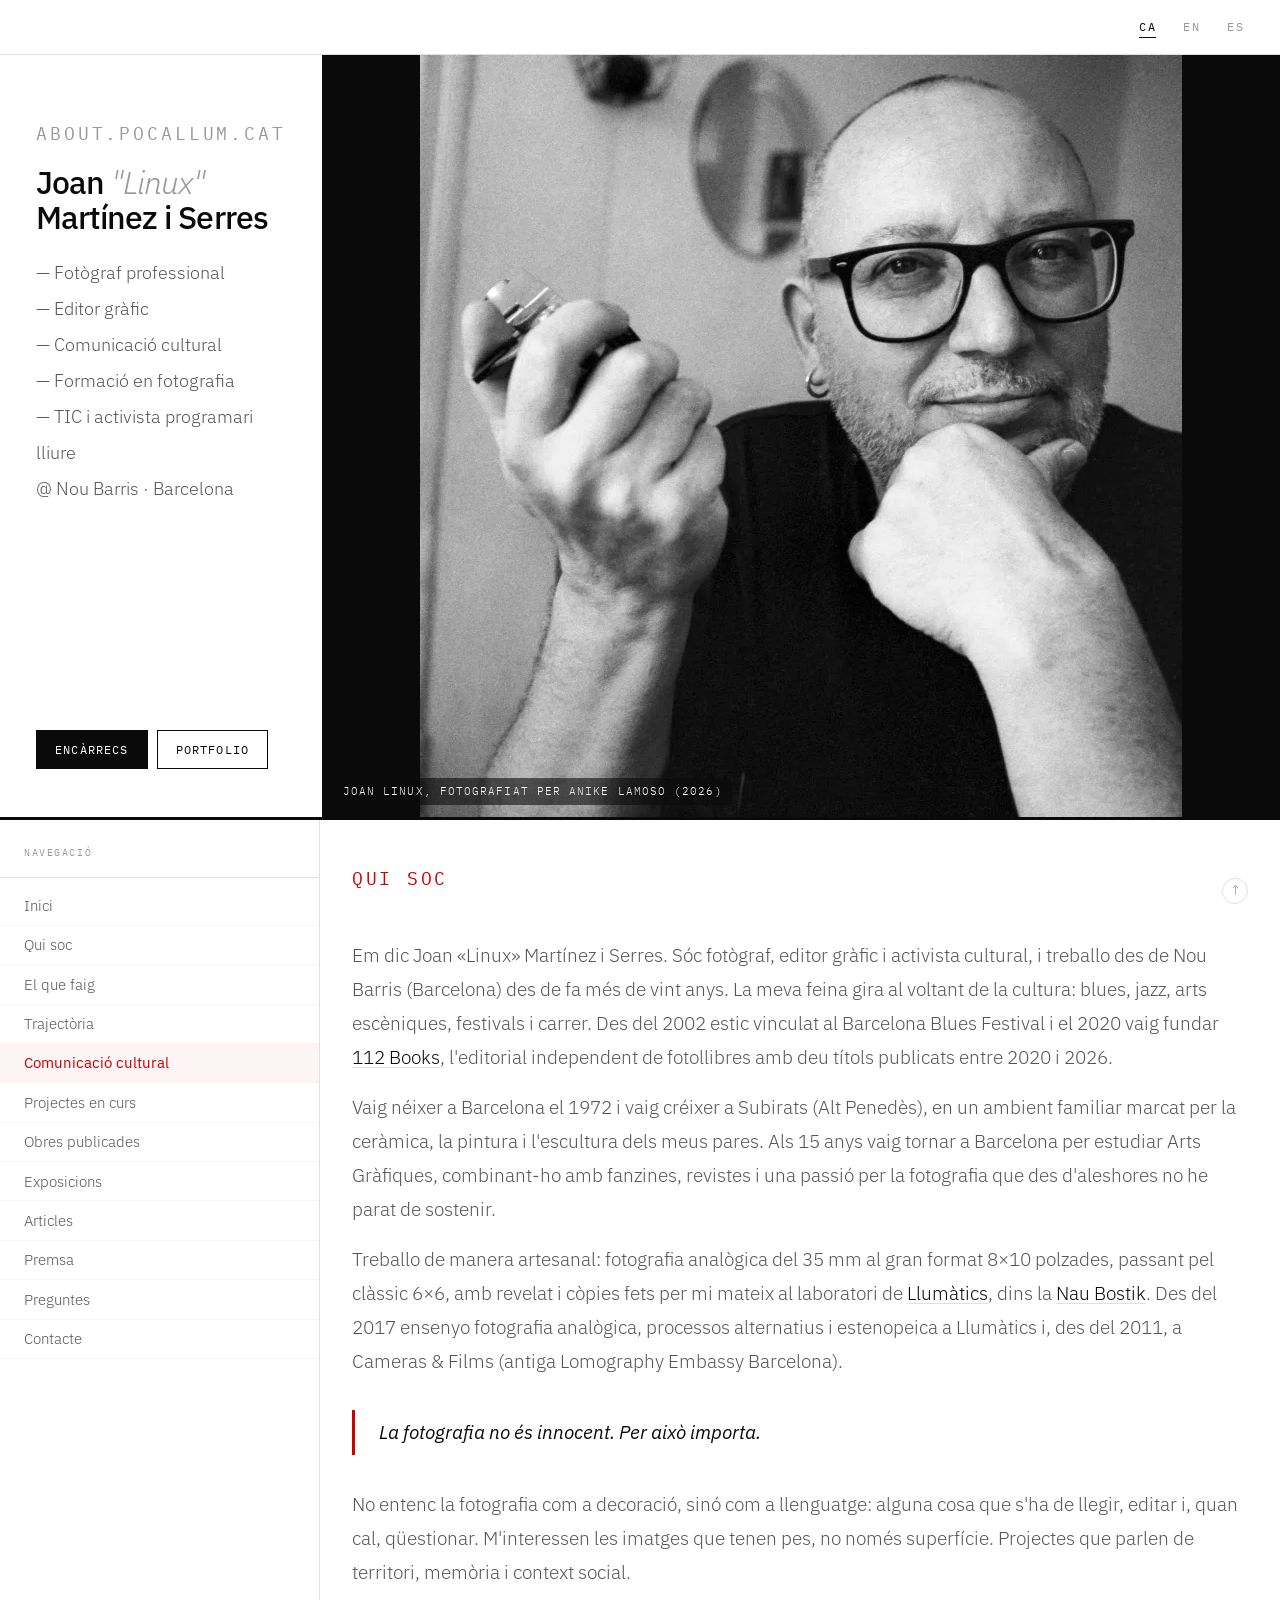
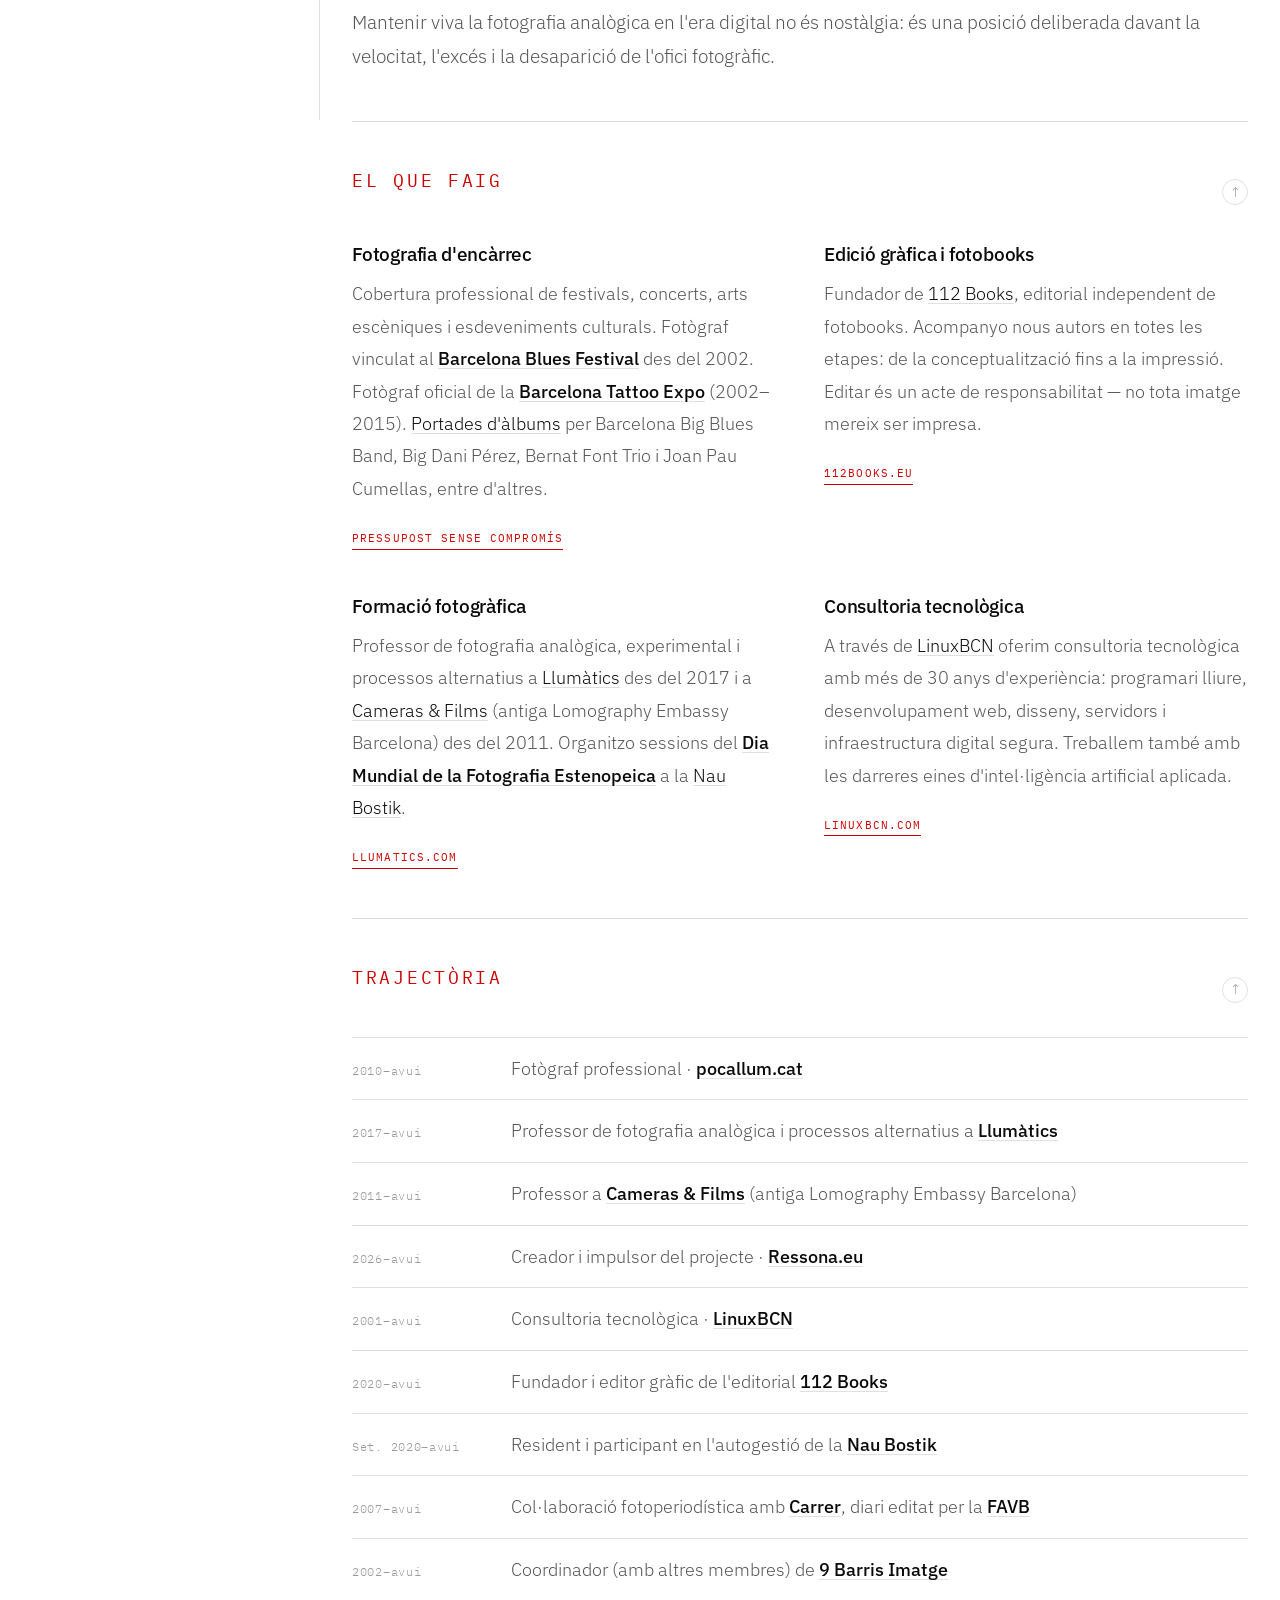
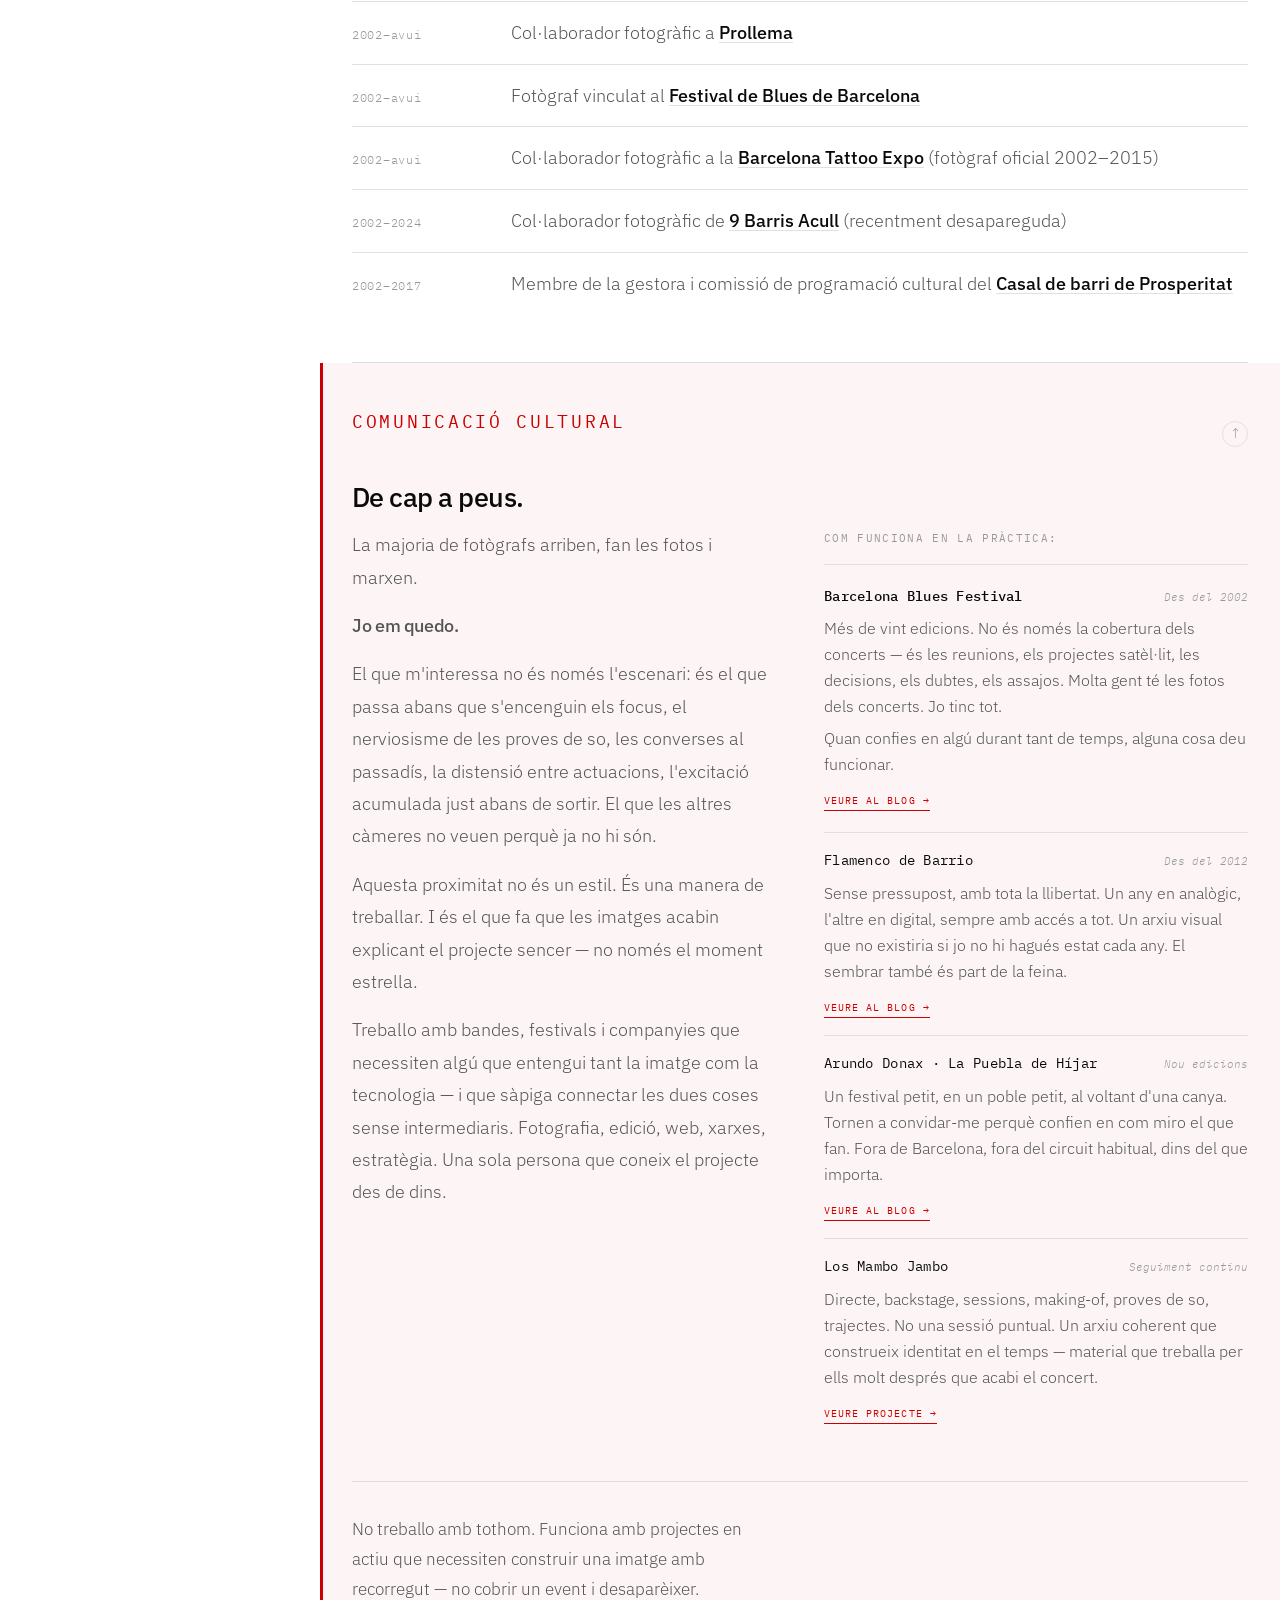
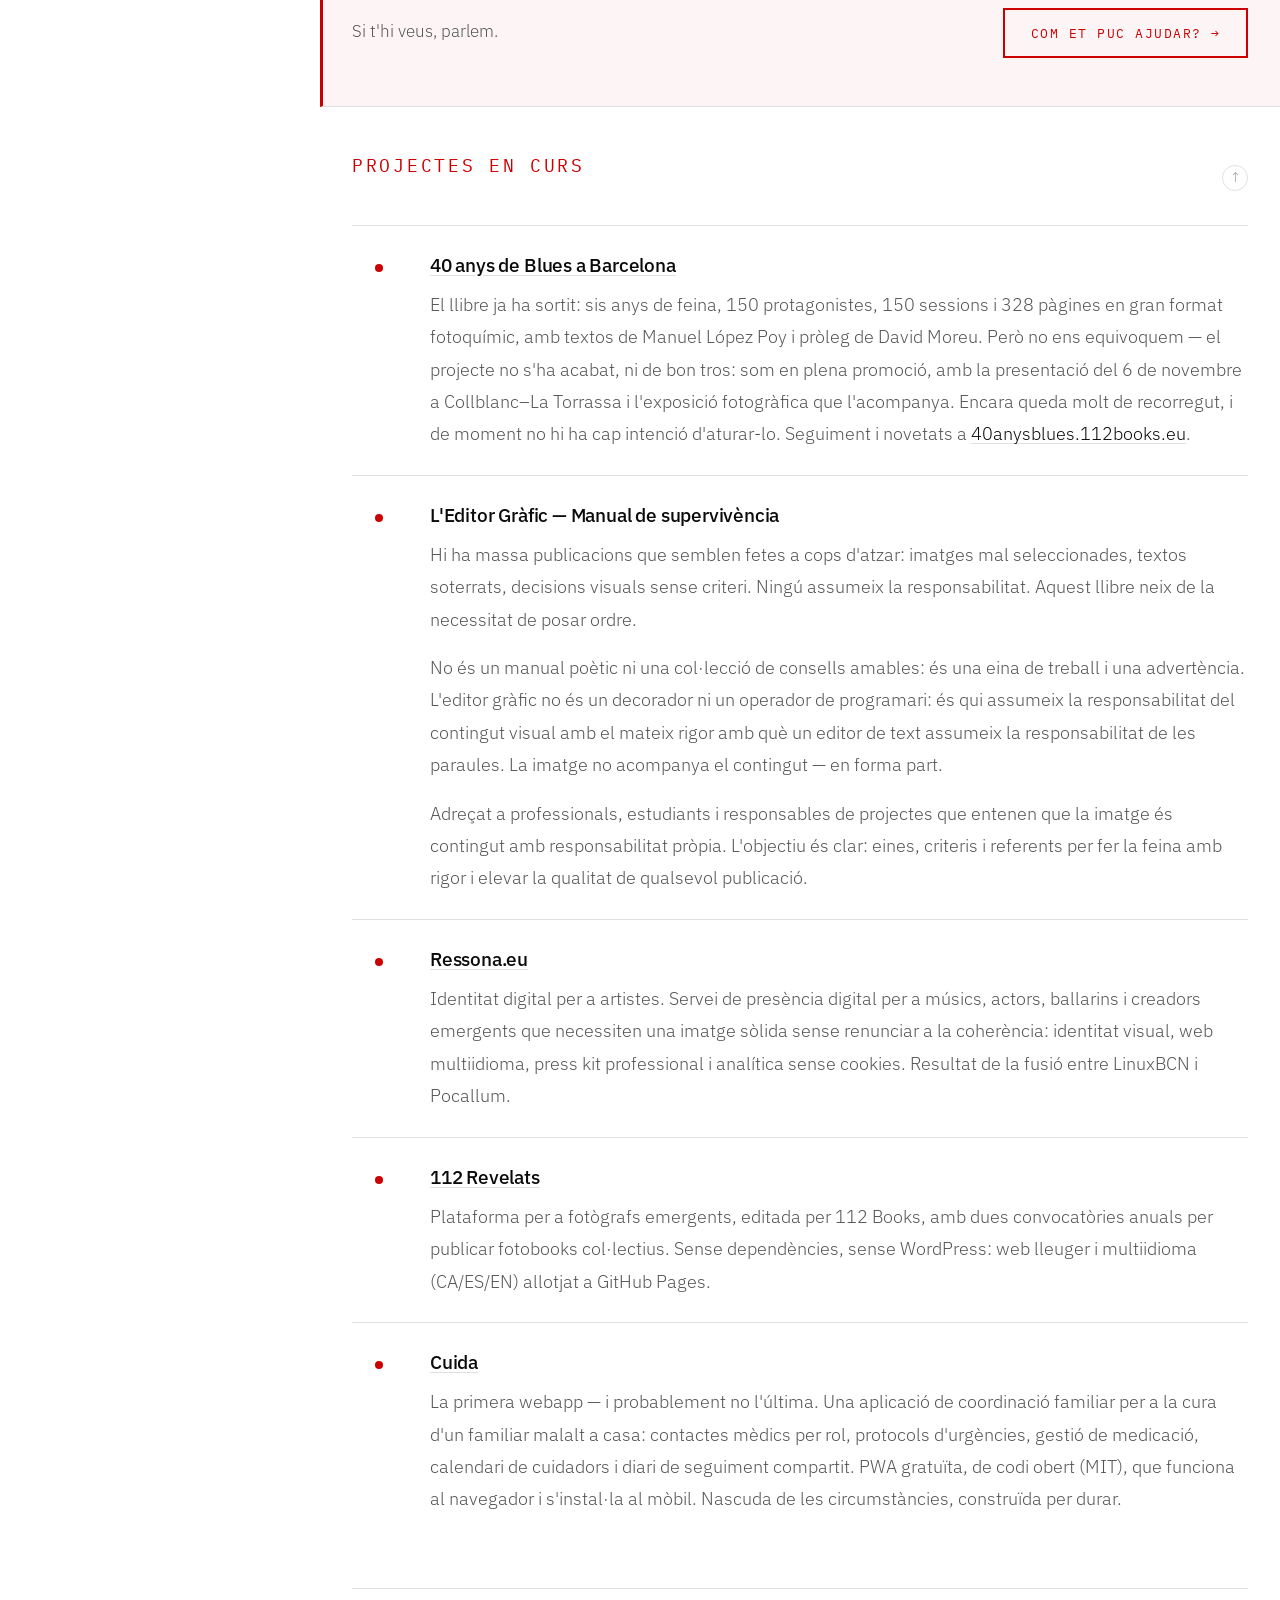
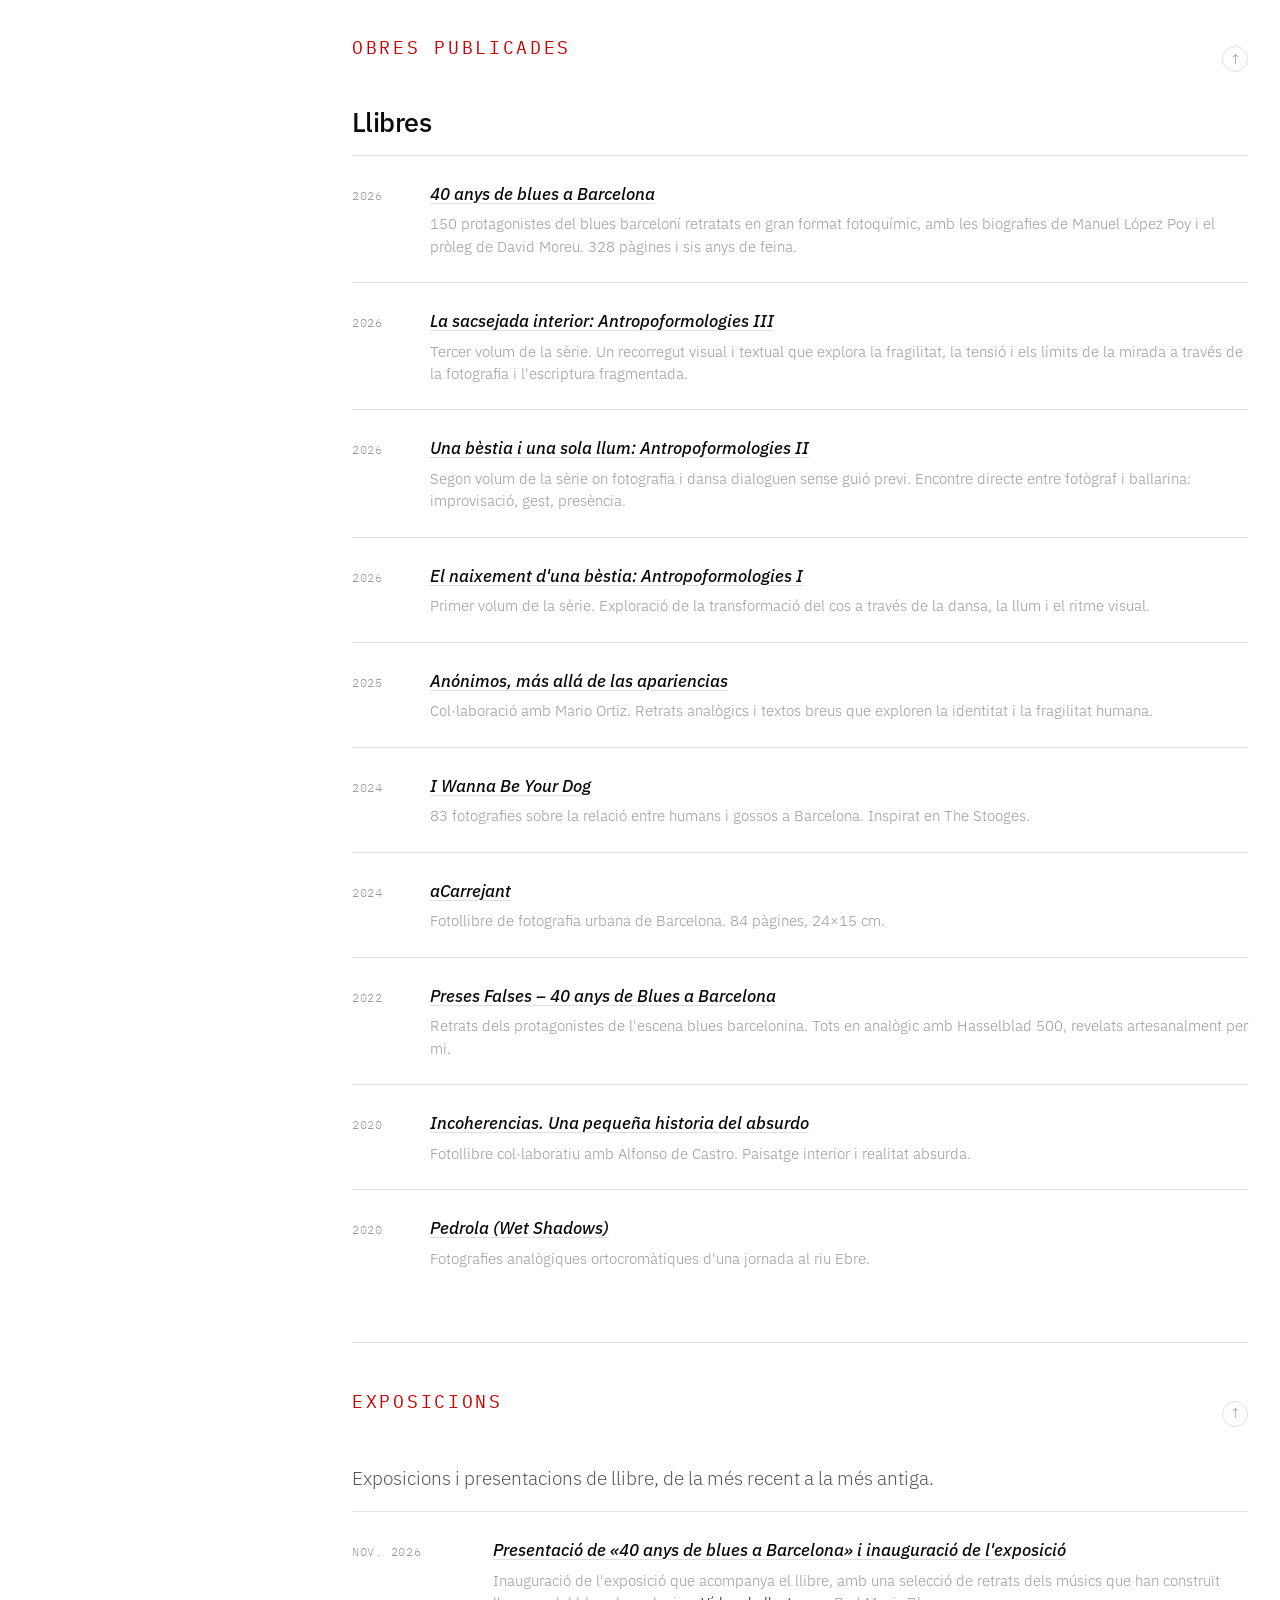
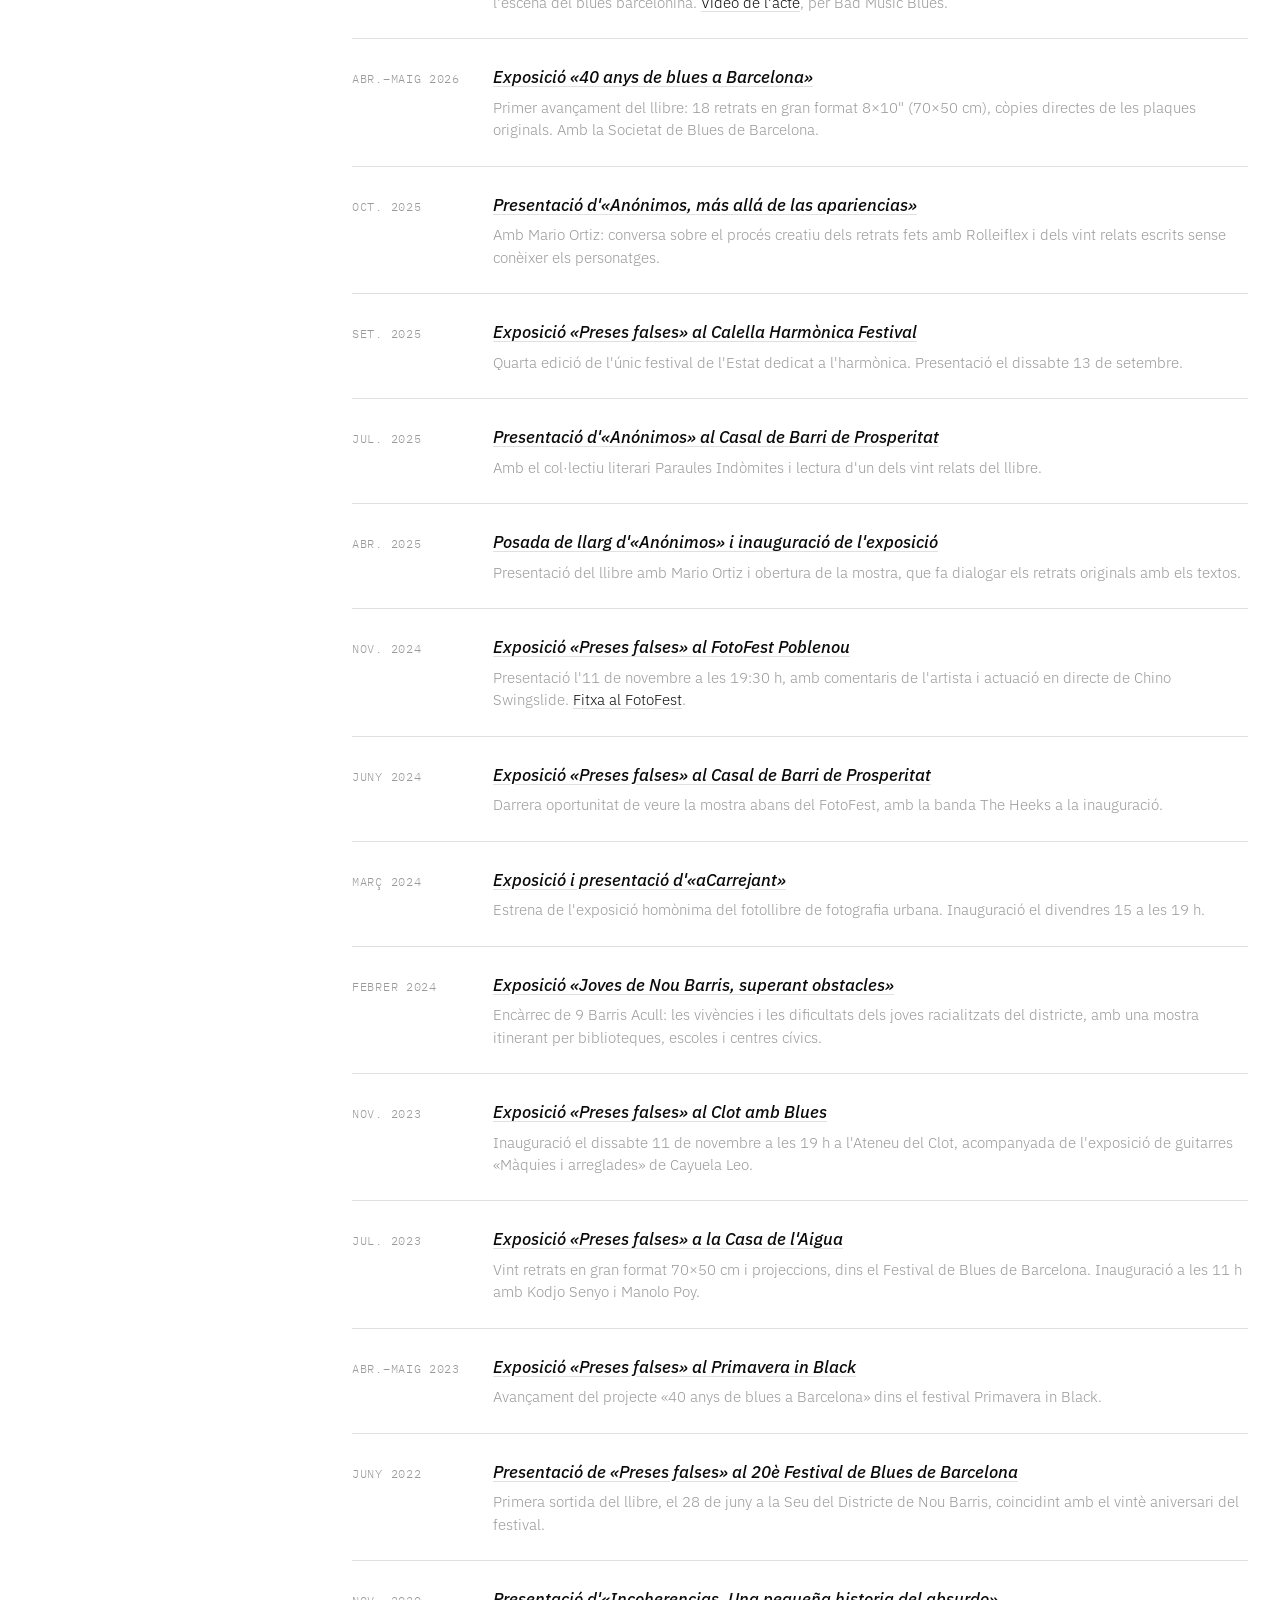
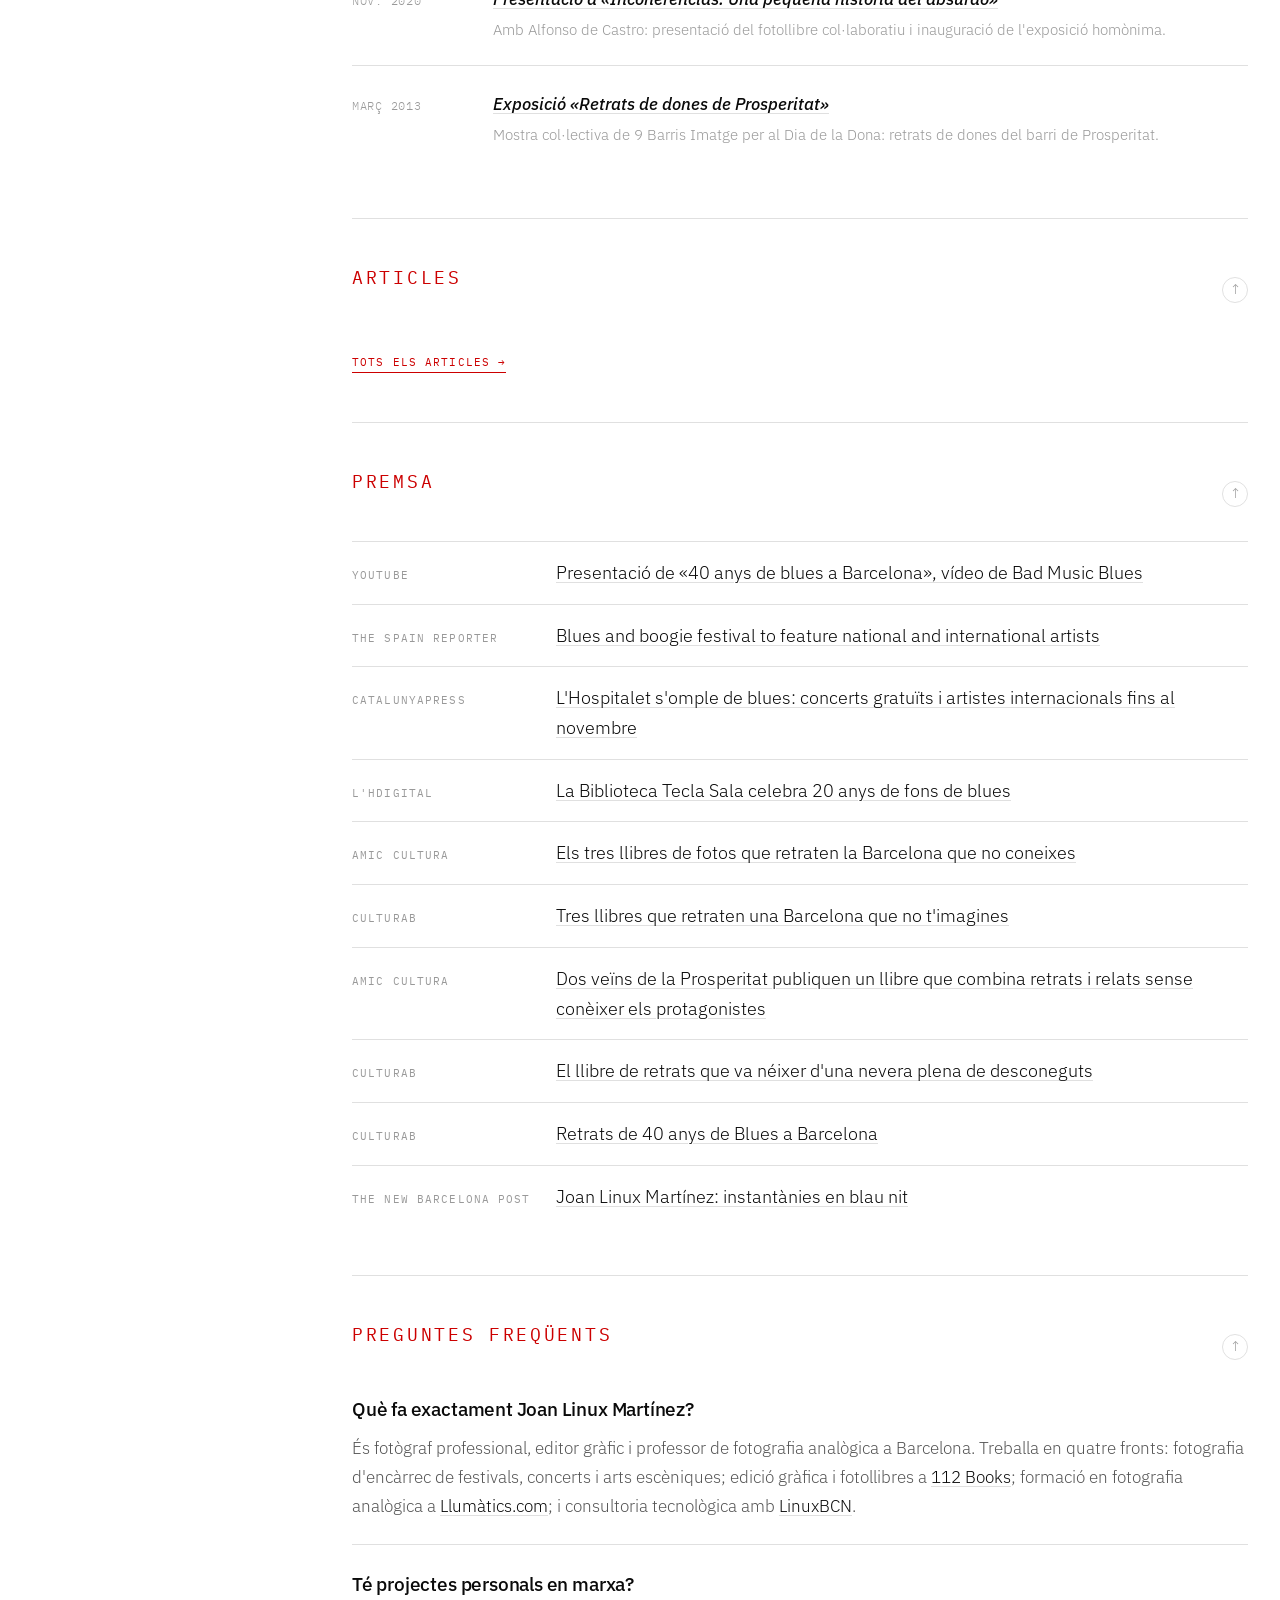
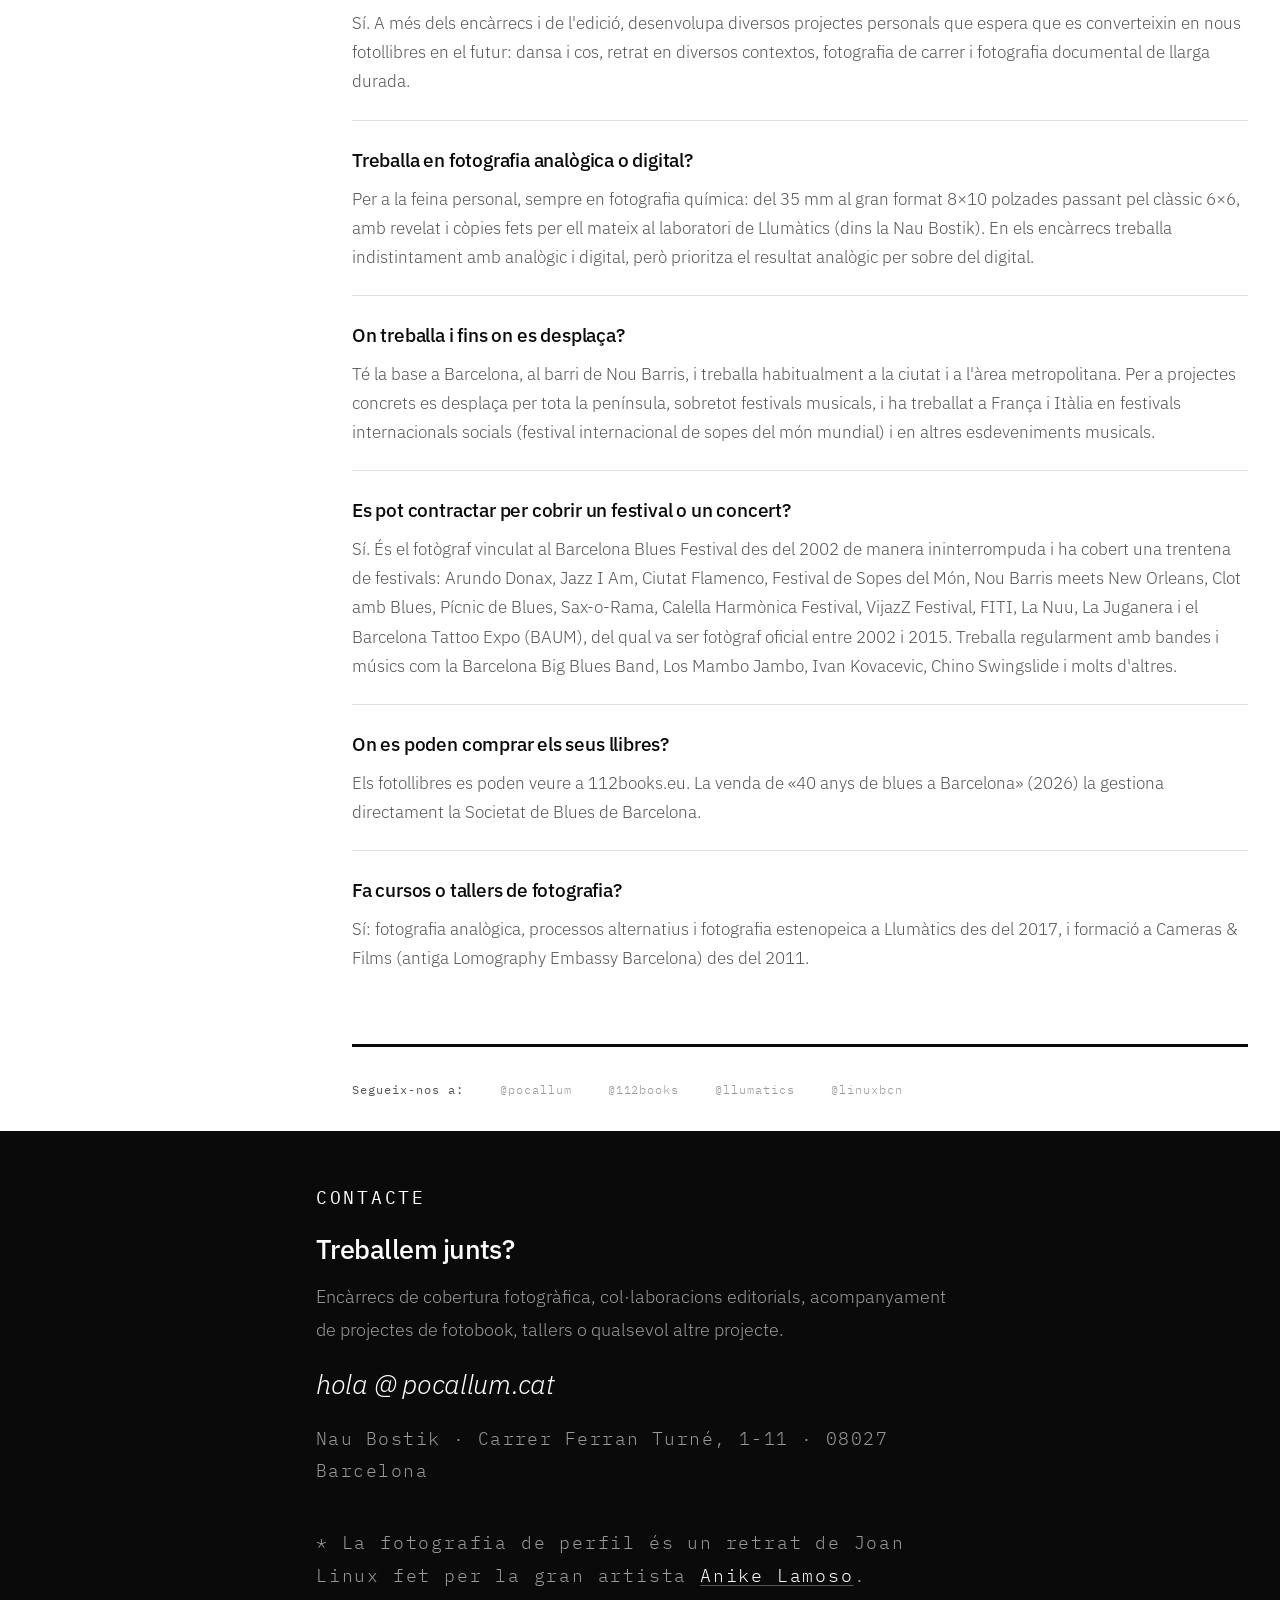
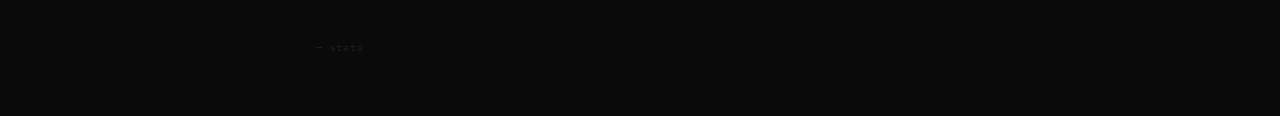
<file: index.html>
<!DOCTYPE html>
<html lang="ca">
<head>
  <meta charset="UTF-8">
  <meta name="viewport" content="width=device-width, initial-scale=1.0">
  <title>Joan Linux Martínez · Fotògraf professional · Barcelona</title>
  <link rel="icon" href="/favicon.ico" sizes="32x32" type="image/x-icon">
  <link rel="canonical" href="https://about.pocallum.cat/">
  <meta name="description" content="Fotògraf professional a Barcelona especialitzat en festivals, concerts i arts escèniques. Editor gràfic i fundador de 112 Books. Encàrrecs: hola@pocallum.cat">
  <meta name="author" content="Joan Linux Martínez i Serres">
  <meta name="robots" content="index, follow, max-image-preview:large, max-snippet:-1, max-video-preview:-1">
  <meta property="og:type" content="profile">
  <meta property="og:site_name" content="Joan Linux Martínez">
  <meta property="og:title" content="Joan Linux Martínez · Fotògraf professional · Barcelona">
  <meta property="og:description" content="Fotògraf professional especialitzat en cultura, escena musical i arts escèniques a Barcelona.">
  <meta property="og:url" content="https://about.pocallum.cat/">
  <meta property="og:image" content="https://about.pocallum.cat/img/og-1200x630.jpg">
  <meta property="og:image:width" content="1200">
  <meta property="og:image:height" content="630">
  <meta property="og:image:type" content="image/jpeg">
  <meta property="og:image:alt" content="Joan Linux fotografiat per Anike el 2026">
  <meta property="og:locale" content="ca_ES">
  <meta property="og:locale:alternate" content="es_ES">
  <meta property="og:locale:alternate" content="en_US">
  <meta property="profile:first_name" content="Joan Linux">
  <meta property="profile:last_name" content="Martínez i Serres">
  <meta property="profile:username" content="pocallum">
  <meta name="twitter:card" content="summary_large_image">
  <meta name="twitter:title" content="Joan Linux Martínez · Fotògraf professional · Barcelona">
  <meta name="twitter:description" content="Fotògraf professional especialitzat en cultura, escena musical i arts escèniques a Barcelona.">
  <meta name="twitter:image" content="https://about.pocallum.cat/img/og-1200x630.jpg">
  <meta name="twitter:image:alt" content="Joan Linux fotografiat per Anike el 2026">
  <link rel="alternate" hreflang="x-default" href="https://about.pocallum.cat/">
  <link rel="alternate" hreflang="ca" href="https://about.pocallum.cat/">
  <link rel="alternate" hreflang="en" href="https://about.pocallum.cat/en/">
  <link rel="alternate" hreflang="es" href="https://about.pocallum.cat/es/">
  <link rel="alternate" type="application/rss+xml" title="Articles · blog.pocallum.cat" href="https://blog.pocallum.cat/feed/">
  <meta name="theme-color" content="#0a0a0a">
  <link rel="preload" as="image" href="img/2026-29-Joan-Linux-by-Anike.webp" type="image/webp" fetchpriority="high">
  <link rel="preconnect" href="https://fonts.googleapis.com">
  <link rel="preconnect" href="https://fonts.gstatic.com" crossorigin>
  <link href="https://fonts.googleapis.com/css2?family=IBM+Plex+Sans:ital,wght@0,300;0,400;0,500;1,300;1,400&family=IBM+Plex+Mono:wght@300;400&display=swap" rel="stylesheet">
  <link rel="stylesheet" href="css/style.css?v=20261118o">
  <script type="application/ld+json">
  {
    "@context": "https://schema.org",
    "@graph": [
      {
        "@type": "Person",
        "@id": "https://about.pocallum.cat/#person",
        "name": "Joan Linux Martínez i Serres",
        "alternateName": ["Joan Linux Martínez", "Joan Linux", "pocallum"],
        "url": "https://about.pocallum.cat/",
        "image": {
          "@type": "ImageObject",
          "@id": "https://about.pocallum.cat/#photo",
          "url": "https://about.pocallum.cat/img/2026-29-Joan-Linux-by-Anike.jpg",
          "contentUrl": "https://about.pocallum.cat/img/2026-29-Joan-Linux-by-Anike.jpg",
          "width": 762,
          "height": 762,
          "caption": "Joan Linux fotografiat per Anike el 2026",
          "creator": { "@type": "Person", "name": "Anike Lamoso", "sameAs": "https://www.instagram.com/fotosdeanike/" }
        },
        "jobTitle": ["Fotògraf professional", "Editor gràfic", "Professor de fotografia analògica"],
        "description": "Fotògraf professional a Barcelona especialitzat en festivals, concerts i arts escèniques. Fundador de 112 Books (2020), editorial independent de fotobooks amb deu títols publicats. Fotògraf vinculat al Barcelona Blues Festival des del 2002. Professor de fotografia analògica a Llumàtics des del 2017.",
        "email": "hola@pocallum.cat",
        "nationality": { "@type": "Country", "name": "Spain" },
        "birthDate": "1972",
        "birthPlace": { "@type": "Place", "name": "Barcelona" },
        "address": {
          "@type": "PostalAddress",
          "streetAddress": "Carrer Ferran Turné, 1-11",
          "postalCode": "08027",
          "addressLocality": "Barcelona",
          "addressRegion": "Catalunya",
          "addressCountry": "ES"
        },
        "hasOccupation": [
          {
            "@type": "Occupation",
            "name": "Fotògraf professional",
            "occupationLocation": { "@type": "City", "name": "Barcelona" },
            "skills": "Fotografia analògica, fotografia de festivals, retrat, gran format"
          },
          {
            "@type": "Occupation",
            "name": "Editor gràfic i editorial de fotobooks",
            "occupationLocation": { "@type": "City", "name": "Barcelona" },
            "skills": "Disseny editorial, fotobooks, 112 Books"
          },
          {
            "@type": "Occupation",
            "name": "Professor de fotografia analògica",
            "occupationLocation": { "@type": "City", "name": "Barcelona" },
            "skills": "Fotografia analògica, processos alternatius, estenopeica"
          }
        ],
        "worksFor": [
          {
            "@type": "Organization",
            "@id": "https://112books.eu/#org",
            "name": "112 Books",
            "url": "https://112books.eu"
          },
          {
            "@type": "Organization",
            "@id": "https://linuxbcn.com/#org",
            "name": "LinuxBCN",
            "url": "https://linuxbcn.com"
          },
          {
            "@type": "Organization",
            "@id": "https://llumatics.com/#org",
            "name": "Llumàtics",
            "url": "https://llumatics.com"
          }
        ],
        "knowsAbout": [
          "Fotografia analògica",
          "Fotografia de festivals",
          "Retrat fotogràfic",
          "Gran format fotogràfic",
          "Edició de fotobooks",
          "Arts escèniques",
          "Blues i jazz",
          "Programari lliure",
          "Processos alternatius fotogràfics",
          "Fotografia estenopeica",
          "Fotografia urbana",
          "Activisme cultural",
          "Identitat digital per a artistes",
          "Consultoria tecnològica"
        ],
        "knowsLanguage": ["ca", "es", "en"],
        "hasOfferCatalog": { "@type": "OfferCatalog", "name": "Serveis professionals", "itemListElement": [{ "@type": "Offer", "itemOffered": { "@type": "Service", "name": "Fotografia d'encàrrec", "description": "Cobertura professional de festivals, concerts, arts escèniques i esdeveniments culturals a Barcelona.", "areaServed": { "@type": "City", "name": "Barcelona" }, "provider": { "@id": "https://about.pocallum.cat/#person" } } }, { "@type": "Offer", "itemOffered": { "@type": "Service", "name": "Edició gràfica i fotobooks", "description": "Acompanyament d'autors en la creació de fotobooks: selecció, disseny, maquetació i producció amb 112 Books.", "areaServed": { "@type": "City", "name": "Barcelona" }, "provider": { "@id": "https://about.pocallum.cat/#person" } } }, { "@type": "Offer", "itemOffered": { "@type": "Service", "name": "Formació en fotografia analògica", "description": "Cursos i tallers de fotografia analògica, processos alternatius i fotografia estenopeica.", "areaServed": { "@type": "City", "name": "Barcelona" }, "provider": { "@id": "https://about.pocallum.cat/#person" } } }, { "@type": "Offer", "itemOffered": { "@type": "Service", "name": "Consultoria tecnològica", "description": "Consultoria en programari lliure, desenvolupament web i infraestructura amb LinuxBCN.", "areaServed": { "@type": "City", "name": "Barcelona" }, "provider": { "@id": "https://about.pocallum.cat/#person" } } }] },
        "sameAs": [
          "https://pocallum.cat",
          "https://www.instagram.com/pocallum/",
          "https://www.instagram.com/112books.eu/",
          "https://112books.eu",
          "https://linuxbcn.com",
          "https://ressona.eu",
          "https://blog.pocallum.cat"
        ],
        "memberOf": [
          { "@type": "Organization", "name": "Nau Bostik", "url": "https://naubostik.com" },
          { "@type": "Organization", "name": "9 Barris Imatge", "url": "https://9barrisimatge.org" }
        ],
        "subjectOf": [
          { "@type": "WebPage", "url": "https://culturab.cat/noticies/barri-prosperitat-tenim-escenes-blues-mes-importants-europa/", "name": "Retrats de 40 anys de Blues a Barcelona", "inLanguage": "ca" },
          { "@type": "WebPage", "url": "https://culturab.cat/noticies/tres-llibres-retraten-barcelona-no-timagines/", "name": "Tres llibres que retraten una Barcelona que no t'imagines", "inLanguage": "ca" },
          { "@type": "WebPage", "url": "https://culturab.cat/noticies/llibre-retrats-neixer-nevera-plena-desconeguts/", "name": "El llibre de retrats que va néixer d'una nevera plena de desconeguts", "inLanguage": "ca" },
          { "@type": "WebPage", "url": "https://www.thenewbarcelonapost.com/joan-linux-martinez-instantaneas-en-azul-noche/", "name": "Joan Linux Martínez: instantànies en blau nit", "inLanguage": "ca" },
          { "@type": "WebPage", "url": "https://lhdigital.cat/noticies/la-biblioteca-tecla-sala-celebra-20-anys-de-fons-de-blues/", "name": "La Biblioteca Tecla Sala celebra 20 anys de fons de blues", "inLanguage": "ca" },
          { "@type": "WebPage", "url": "https://www.thespainreporter.com/noticias/blues-and-boogie-festival-to-feature-national-and-international-artists", "name": "Blues and boogie festival to feature national and international artists", "inLanguage": "en" },
          { "@type": "WebPage", "url": "https://www.catalunyapress.es/articulo/cultura/2026-10-20/6059313-lhospitalet-llena-blues-conciertos-gratuitos-artistas-internacionales-hasta-noviembre", "name": "L'Hospitalet s'omple de blues: concerts gratuïts i artistes internacionals fins al novembre", "inLanguage": "es" },
          { "@type": "WebPage", "url": "https://www.amiccultura.cat/es/noticia/tres-libros-fotos-retratan-barcelona-no-conoces_473_102.html", "name": "Els tres llibres de fotos que retraten la Barcelona que no coneixes", "inLanguage": "es" },
          { "@type": "WebPage", "url": "https://www.amiccultura.cat/es/noticia/dos-vecinos-prosperitat-publican-libro-combina-retratos-relatos-sin-conocer-protagonistas_193_102.html", "name": "Dos veïns de la Prosperitat publiquen un llibre que combina retrats i relats sense conèixer els protagonistes", "inLanguage": "es" }
        ],
        "contactPoint": {
          "@type": "ContactPoint",
          "email": "hola@pocallum.cat",
          "contactType": "commissions"
        }
      },
      {
        "@type": "WebSite",
        "@id": "https://about.pocallum.cat/#website",
        "url": "https://about.pocallum.cat/",
        "name": "Joan Linux Martínez · Fotògraf professional · Barcelona",
        "inLanguage": "ca",
        "author": { "@id": "https://about.pocallum.cat/#person" },
        "about": { "@id": "https://about.pocallum.cat/#person" }
      },
      {
        "@type": "ProfilePage",
        "@id": "https://about.pocallum.cat/#webpage",
        "url": "https://about.pocallum.cat/",
        "name": "Joan Linux Martínez · Fotògraf professional · Barcelona",
        "isPartOf": { "@id": "https://about.pocallum.cat/#website" },
        "about": { "@id": "https://about.pocallum.cat/#person" },
        "mainEntity": { "@id": "https://about.pocallum.cat/#person" },
        "inLanguage": "ca",
        "dateModified": "2026-11-18",
        "primaryImageOfPage": { "@id": "https://about.pocallum.cat/#photo" }
      },
      {
        "@type": "ProfessionalService",
        "@id": "https://about.pocallum.cat/#service",
        "name": "Joan Linux · Fotografia professional",
        "url": "https://about.pocallum.cat/",
        "image": "https://about.pocallum.cat/img/2026-29-Joan-Linux-by-Anike.jpg",
        "provider": { "@id": "https://about.pocallum.cat/#person" },
        "address": {
          "@type": "PostalAddress",
          "streetAddress": "Carrer Ferran Turné, 1-11",
          "postalCode": "08027",
          "addressLocality": "Barcelona",
          "addressRegion": "Catalunya",
          "addressCountry": "ES"
        },
        "areaServed": [
          { "@type": "City", "name": "Barcelona" },
          { "@type": "AdministrativeArea", "name": "Àrea Metropolitana de Barcelona" }
        ],
        "availableLanguage": ["ca", "es", "en"]
      },
      {
        "@type": "ItemList",
        "@id": "https://about.pocallum.cat/#books",
        "name": "Obres publicades — Joan Linux Martínez",
        "numberOfItems": 10,
        "itemListElement": [
          { "@type": "ListItem", "position": 1, "item": { "@type": "Book", "@id": "https://www.112books.eu/product/40-anys-de-blues-a-barcelona/#book", "name": "40 anys de blues a Barcelona", "author": { "@id": "https://about.pocallum.cat/#person" }, "contributor": [{ "@type": "Person", "name": "Manuel López Poy", "description": "textos" }, { "@type": "Person", "name": "David Moreu", "description": "pròleg" }], "publisher": { "@id": "https://112books.eu/#org" }, "datePublished": "2026", "inLanguage": "ca", "isbn": "978-84-122960-3-7", "numberOfPages": 328, "about": "Retrats dels 150 protagonistes de l'escena del blues a Barcelona, en fotografia analògica de gran format.", "image": "https://www.112books.eu/wp-content/uploads/2026/10/40-anys-de-blues-a-barcelona.png", "url": "https://www.112books.eu/product/40-anys-de-blues-a-barcelona/" } },
          { "@type": "ListItem", "position": 2, "item": { "@type": "Book", "name": "La sacsejada interior: Antropoformologies III", "author": { "@id": "https://about.pocallum.cat/#person" }, "publisher": { "@id": "https://112books.eu/#org" }, "datePublished": "2026", "url": "https://www.112books.eu/producte/la-sacsejada-interior-antropoformologies-iii/" } },
          { "@type": "ListItem", "position": 3, "item": { "@type": "Book", "name": "Una bèstia i una sola llum: Antropoformologies II", "author": { "@id": "https://about.pocallum.cat/#person" }, "publisher": { "@id": "https://112books.eu/#org" }, "datePublished": "2026", "url": "https://www.112books.eu/producte/una-bestia-i-una-sola-llum-antropoformologies-ii/" } },
          { "@type": "ListItem", "position": 4, "item": { "@type": "Book", "name": "El naixement d'una bèstia: Antropoformologies I", "author": { "@id": "https://about.pocallum.cat/#person" }, "publisher": { "@id": "https://112books.eu/#org" }, "datePublished": "2026", "url": "https://www.112books.eu/producte/el-naixement-duna-bestia-antropoformologies-i/" } },
          { "@type": "ListItem", "position": 5, "item": { "@type": "Book", "name": "Anónimos, más allá de las apariencias", "author": { "@id": "https://about.pocallum.cat/#person" }, "publisher": { "@id": "https://112books.eu/#org" }, "datePublished": "2025", "url": "https://www.112books.eu/producte/anonimos-mas-alla-de-las-apariencias/" } },
          { "@type": "ListItem", "position": 6, "item": { "@type": "Book", "name": "I Wanna Be Your Dog", "author": { "@id": "https://about.pocallum.cat/#person" }, "publisher": { "@id": "https://112books.eu/#org" }, "datePublished": "2024", "url": "https://www.112books.eu/producte/i-wanna-be-your-dog/" } },
          { "@type": "ListItem", "position": 7, "item": { "@type": "Book", "name": "aCarrejant", "author": { "@id": "https://about.pocallum.cat/#person" }, "publisher": { "@id": "https://112books.eu/#org" }, "datePublished": "2024", "url": "https://www.112books.eu/producte/acarrejant-de-joan-linux/" } },
          { "@type": "ListItem", "position": 8, "item": { "@type": "Book", "name": "Preses Falses – 40 anys de Blues a Barcelona", "author": { "@id": "https://about.pocallum.cat/#person" }, "publisher": { "@id": "https://112books.eu/#org" }, "datePublished": "2022", "url": "https://www.112books.eu/producte/preses-falses-40-anys-de-blues-a-barcelona/" } },
          { "@type": "ListItem", "position": 9, "item": { "@type": "Book", "name": "Incoherencias. Una pequeña historia del absurdo", "author": { "@id": "https://about.pocallum.cat/#person" }, "publisher": { "@id": "https://112books.eu/#org" }, "datePublished": "2020", "url": "https://www.112books.eu/producte/incoherencias-una-pequena-historia-del-absurdo/" } },
          { "@type": "ListItem", "position": 10, "item": { "@type": "Book", "name": "Pedrola (Wet Shadows)", "author": { "@id": "https://about.pocallum.cat/#person" }, "publisher": { "@id": "https://112books.eu/#org" }, "datePublished": "2020", "url": "https://www.112books.eu/producte/pedrola/" } }
        ]
      },
      {
        "@type": "ItemList",
        "@id": "https://about.pocallum.cat/#exposicions",
        "name": "Exposicions — Joan Linux Martínez",
        "numberOfItems": 16,
        "itemListElement": [
          { "@type": "ListItem", "position": 1, "item": { "@type": "ExhibitionEvent", "name": "Presentació de «40 anys de blues a Barcelona» i inauguració de l'exposició", "startDate": "2026-11-06", "location": { "@type": "Place", "name": "Centre Cultural Collblanc – La Torrassa", "address": { "@type": "PostalAddress", "addressLocality": "L'Hospitalet de Llobregat", "addressCountry": "ES" } }, "url": "https://www.112books.eu/presentacio-del-llibre-40-anys-de-blues-a-barcelona-i-exposicio-fotografica/", "inLanguage": "ca" } },
          { "@type": "ListItem", "position": 2, "item": { "@type": "ExhibitionEvent", "name": "Exposició «40 anys de blues a Barcelona»", "startDate": "2026-04-22", "endDate": "2026-05-14", "location": { "@type": "Place", "name": "Biblioteca Tecla Sala", "address": { "@type": "PostalAddress", "addressLocality": "L'Hospitalet de Llobregat", "addressCountry": "ES" } }, "url": "https://www.112books.eu/exposicio-40-anys-de-blues-a-barcelona/", "inLanguage": "ca" } },
          { "@type": "ListItem", "position": 3, "item": { "@type": "ExhibitionEvent", "name": "Presentació d'«Anónimos, más allá de las apariencias»", "startDate": "2025-10-14", "location": { "@type": "Place", "name": "Centre Cívic Pati Llimona (Sala Joan Maragall)", "address": { "@type": "PostalAddress", "addressLocality": "Barcelona", "addressCountry": "ES" } }, "url": "https://www.112books.eu/entre-la-llum-i-la-pell-anonimos-al-pati-llimona/", "inLanguage": "ca" } },
          { "@type": "ListItem", "position": 4, "item": { "@type": "ExhibitionEvent", "name": "Exposició «Preses falses» al Calella Harmònica Festival", "startDate": "2025-09-11", "endDate": "2025-09-14", "location": { "@type": "Place", "name": "Carpa del festival, platja de Garbí", "address": { "@type": "PostalAddress", "addressLocality": "Calella", "addressCountry": "ES" } }, "url": "https://www.112books.eu/preses-falses-arriba-al-calella-harmonica-festival/", "inLanguage": "ca" } },
          { "@type": "ListItem", "position": 5, "item": { "@type": "ExhibitionEvent", "name": "Presentació d'«Anónimos» al Casal de Barri de Prosperitat", "startDate": "2025-07-02", "location": { "@type": "Place", "name": "Casal de Barri de Prosperitat", "address": { "@type": "PostalAddress", "addressLocality": "Barcelona", "addressCountry": "ES" } }, "url": "https://www.112books.eu/presentacio-danonimos-al-casal-de-barri-de-prosperitat/", "inLanguage": "ca" } },
          { "@type": "ListItem", "position": 6, "item": { "@type": "ExhibitionEvent", "name": "Posada de llarg d'«Anónimos» i inauguració de l'exposició", "startDate": "2025-04-24", "location": { "@type": "Place", "name": "Sala Basiana, Nau Bostik", "address": { "@type": "PostalAddress", "addressLocality": "Barcelona", "addressCountry": "ES" } }, "url": "https://www.112books.eu/2025-04-24-posada-de-llarg-danonimos-a-la-sala-sagrerina/", "inLanguage": "ca" } },
          { "@type": "ListItem", "position": 7, "item": { "@type": "ExhibitionEvent", "name": "Exposició «Preses falses» al FotoFest Poblenou", "startDate": "2024-11-08", "endDate": "2024-11-30", "location": { "@type": "Place", "name": "Casal Can Gili Nou", "address": { "@type": "PostalAddress", "addressLocality": "Barcelona", "addressCountry": "ES" } }, "url": "https://www.112books.eu/preses-falses-de-joan-linux-al-fotofest-del-poblenou/", "inLanguage": "ca" } },
          { "@type": "ListItem", "position": 8, "item": { "@type": "ExhibitionEvent", "name": "Exposició «Preses falses» al Casal de Barri de Prosperitat", "startDate": "2024-06", "location": { "@type": "Place", "name": "Casal de Barri de Prosperitat", "address": { "@type": "PostalAddress", "addressLocality": "Barcelona", "addressCountry": "ES" } }, "url": "https://www.112books.eu/expo-preses-falses-al-casal-de-barri-de-prosperitat/", "inLanguage": "ca" } },
          { "@type": "ListItem", "position": 9, "item": { "@type": "ExhibitionEvent", "name": "Exposició i presentació d'«aCarrejant»", "startDate": "2024-03-15", "endDate": "2024-03-31", "location": { "@type": "Place", "name": "Sala Basiana, Nau Bostik", "address": { "@type": "PostalAddress", "addressLocality": "Barcelona", "addressCountry": "ES" } }, "url": "https://www.112books.eu/exposicio-fotografica-presentacio-del-llibre-acarrejant/", "inLanguage": "ca" } },
          { "@type": "ListItem", "position": 10, "item": { "@type": "ExhibitionEvent", "name": "Exposició «Joves de Nou Barris, superant obstacles»", "startDate": "2024-02", "location": { "@type": "Place", "name": "Espai Via Favència (9 Barris Acull)", "address": { "@type": "PostalAddress", "addressLocality": "Barcelona", "addressCountry": "ES" } }, "url": "https://www.noubarris.net/web40/lassociacio-9-barris-acull-convida-a-la-reflexio-amb-lexposicio-joves-de-nou-barris-superant-obstacles/", "inLanguage": "ca" } },
          { "@type": "ListItem", "position": 11, "item": { "@type": "ExhibitionEvent", "name": "Exposició «Preses falses» al Clot amb Blues", "startDate": "2023-11-11", "location": { "@type": "Place", "name": "Ateneu del Clot", "address": { "@type": "PostalAddress", "addressLocality": "Barcelona", "addressCountry": "ES" } }, "url": "https://blog.pocallum.cat/2023/11/10/clot-amb-blues-acull-lexposicio-40-anys-de-blues-a-barcelona-preses-falses-a-lateneu-del-clot/", "inLanguage": "ca" } },
          { "@type": "ListItem", "position": 12, "item": { "@type": "ExhibitionEvent", "name": "Exposició «Preses falses» a la Casa de l'Aigua", "startDate": "2023-07-08", "location": { "@type": "Place", "name": "Casa de l'Aigua, Trinitat Nova", "address": { "@type": "PostalAddress", "addressLocality": "Barcelona", "addressCountry": "ES" } }, "url": "https://www.112books.eu/inauguracio-de-lexposicio-preses-falses-a-la-casa-de-laigua-nou-barris/", "inLanguage": "ca" } },
          { "@type": "ListItem", "position": 13, "item": { "@type": "ExhibitionEvent", "name": "Exposició «Preses falses» al Primavera in Black", "startDate": "2023-04-18", "endDate": "2023-05-31", "location": { "@type": "Place", "name": "Biblioteca Tecla Sala", "address": { "@type": "PostalAddress", "addressLocality": "L'Hospitalet de Llobregat", "addressCountry": "ES" } }, "url": "https://www.112books.eu/exposicio-preses-falses-al-primavera-in-black/", "inLanguage": "ca" } },
          { "@type": "ListItem", "position": 14, "item": { "@type": "ExhibitionEvent", "name": "Presentació de «Preses falses» al 20è Festival de Blues de Barcelona", "startDate": "2022-06-28", "location": { "@type": "Place", "name": "Seu del Districte de Nou Barris", "address": { "@type": "PostalAddress", "addressLocality": "Barcelona", "addressCountry": "ES" } }, "url": "https://www.112books.eu/20e-festival-de-blues-de-barcelona-presentacio-de-preses-falses-40-anys-de-blues-a-barcelona/", "inLanguage": "ca" } },
          { "@type": "ListItem", "position": 15, "item": { "@type": "ExhibitionEvent", "name": "Presentació d'«Incoherencias. Una pequeña historia del absurdo»", "startDate": "2020-11-05", "location": { "@type": "Place", "name": "Sala Penya, Nau Bostik", "address": { "@type": "PostalAddress", "addressLocality": "Barcelona", "addressCountry": "ES" } }, "url": "https://www.112books.eu/presentacio-dincoherencies-a-la-nau-bostik/", "inLanguage": "ca" } },
          { "@type": "ListItem", "position": 16, "item": { "@type": "ExhibitionEvent", "name": "Exposició «Retrats de dones de Prosperitat»", "startDate": "2013-03", "location": { "@type": "Place", "name": "Casal de Barri de Prosperitat", "address": { "@type": "PostalAddress", "addressLocality": "Barcelona", "addressCountry": "ES" } }, "url": "https://9barrisimatge.org/2013/03/exposicio-retrats-de-dones-de_8.html", "inLanguage": "ca" } }
        ]
      },
      {
        "@type": "FAQPage",
        "@id": "https://about.pocallum.cat/#faq",
        "inLanguage": "ca",
        "mainEntity": [
          { "@type": "Question", "name": "Què fa exactament Joan Linux Martínez?", "acceptedAnswer": { "@type": "Answer", "text": "És fotògraf professional, editor gràfic i professor de fotografia analògica a Barcelona. Treballa en quatre fronts: fotografia d'encàrrec de festivals, concerts i arts escèniques; edició gràfica i fotollibres a 112 Books; formació en fotografia analògica a Llumàtics.com; i consultoria tecnològica amb LinuxBCN." } },
          { "@type": "Question", "name": "Té projectes personals en marxa?", "acceptedAnswer": { "@type": "Answer", "text": "Sí. A més dels encàrrecs i de l'edició, desenvolupa diversos projectes personals que espera que es converteixin en nous fotollibres en el futur: dansa i cos, retrat en diversos contextos, fotografia de carrer i fotografia documental de llarga durada." } },
          { "@type": "Question", "name": "Treballa en fotografia analògica o digital?", "acceptedAnswer": { "@type": "Answer", "text": "Per a la feina personal, sempre en fotografia química: del 35 mm al gran format 8×10 polzades passant pel clàssic 6×6, amb revelat i còpies fets per ell mateix al laboratori de Llumàtics (dins la Nau Bostik). En els encàrrecs treballa indistintament amb analògic i digital, però prioritza el resultat analògic per sobre del digital." } },
          { "@type": "Question", "name": "On treballa i fins on es desplaça?", "acceptedAnswer": { "@type": "Answer", "text": "Té la base a Barcelona, al barri de Nou Barris, i treballa habitualment a la ciutat i a l'àrea metropolitana. Per a projectes concrets es desplaça per tota la península, sobretot festivals musicals, i ha treballat a França i Itàlia en festivals internacionals socials (festival internacional de sopes del món mundial) i en altres esdeveniments musicals." } },
          { "@type": "Question", "name": "Es pot contractar per cobrir un festival o un concert?", "acceptedAnswer": { "@type": "Answer", "text": "Sí. És el fotògraf vinculat al Barcelona Blues Festival des del 2002 de manera ininterrompuda i ha cobert una trentena de festivals: Arundo Donax, Jazz I Am, Ciutat Flamenco, Festival de Sopes del Món, Nou Barris meets New Orleans, Clot amb Blues, Pícnic de Blues, Sax-o-Rama, Calella Harmònica Festival, VijazZ Festival, FITI, La Nuu, La Juganera i el Barcelona Tattoo Expo (BAUM), del qual va ser fotògraf oficial entre 2002 i 2015. Treballa regularment amb bandes i músics com la Barcelona Big Blues Band, Los Mambo Jambo, Ivan Kovacevic, Chino Swingslide i molts d'altres." } },
          { "@type": "Question", "name": "On es poden comprar els seus llibres?", "acceptedAnswer": { "@type": "Answer", "text": "Els fotollibres es poden veure a 112books.eu. La venda de «40 anys de blues a Barcelona» (2026) la gestiona directament la Societat de Blues de Barcelona." } },
          { "@type": "Question", "name": "Fa cursos o tallers de fotografia?", "acceptedAnswer": { "@type": "Answer", "text": "Sí: fotografia analògica, processos alternatius i fotografia estenopeica a Llumàtics des del 2017, i formació a Cameras & Films (antiga Lomography Embassy Barcelona) des del 2011." } }
        ]
      }
    ]
  }
  </script>
</head>
<body id="top">

<a class="skip-link" href="#main-content">Salta al contingut</a>

<nav class="lang-nav">
  <a href="/" class="active">CA</a>
  <a href="/en/">EN</a>
  <a href="/es/">ES</a>
</nav>

<div class="hero">
  <div class="hero-text">
    <div>
      <span class="site-tag">about.pocallum.cat</span>
      <h1>Joan <span class="nick">"Linux"</span><br>Martínez i Serres</h1>
      <ul class="subtitle">
        <li>— Fotògraf professional</li>
        <li>— Editor gràfic</li>
        <li>— Comunicació cultural</li>
        <li>— Formació en fotografia</li>
        <li>— TIC i activista programari lliure</li>
        <li>@ Nou Barris · Barcelona</li>
      </ul>
    </div>
    <div class="hero-cta">
      <a href="#contacte" class="btn">Encàrrecs</a>
      <a href="https://pocallum.cat" target="_blank" rel="noopener noreferrer" class="btn outline">Portfolio</a>
    </div>
  </div>
  <figure class="hero-img">
    <picture>
      <source type="image/webp" srcset="img/2026-29-Joan-Linux-by-Anike.webp">
      <img src="img/2026-29-Joan-Linux-by-Anike.jpg" alt="Joan Linux fotografiat per Anike el 2026" width="762" height="762" fetchpriority="high" loading="eager">
    </picture>
    <figcaption>Joan Linux, fotografiat per Anike Lamoso (2026)</figcaption>
  </figure>
</div>

<main id="main-content">
<select class="side-nav-mobile" aria-label="Navega a la secció" onchange="document.querySelector(this.value).scrollIntoView({behavior:'smooth'});this.selectedIndex=0;">
  <option value="" disabled selected>Navega a...</option>
  <option value="#top">Inici</option>
  <option value="#qui-soc">Qui soc</option>
  <option value="#el-que-faig">El que faig</option>
  <option value="#trajectoria">Trajectòria</option>
  <option value="#comunicacio-cultural">Comunicació cultural</option>
  <option value="#projectes-en-curs">Projectes en curs</option>
  <option value="#obres-publicades">Obres publicades</option>
  <option value="#exposicions">Exposicions</option>
  <option value="#articles">Articles</option>
  <option value="#premsa">Premsa</option>
  <option value="#faq">Preguntes</option>
  <option value="#contacte">Contacte</option>
</select>
<div class="page-body">
<nav class="side-nav" aria-label="Navegació de seccions">
  <span class="side-nav-label">Navegació</span>
  <a href="#top">Inici</a>
  <a href="#qui-soc">Qui soc</a>
  <a href="#el-que-faig">El que faig</a>
  <a href="#trajectoria">Trajectòria</a>
  <a href="#comunicacio-cultural" class="nav-comm">Comunicació cultural</a>
  <a href="#projectes-en-curs">Projectes en curs</a>
  <a href="#obres-publicades">Obres publicades</a>
  <a href="#exposicions">Exposicions</a>
  <a href="#articles">Articles</a>
  <a href="#premsa">Premsa</a>
  <a href="#faq">Preguntes</a>
  <a href="#contacte">Contacte</a>
</nav>
<div class="page-content">
<div class="wrap">

  <section>
    <div class="section-header">
      <h2 class="section-label" id="qui-soc">Qui soc</h2>
      <a href="#top" class="back-top" aria-label="Tornar al capdamunt" title="Tornar al capdamunt">↑</a>
    </div>
    <p class="bio-intro">Em dic Joan «Linux» Martínez i Serres. Sóc fotògraf, editor gràfic i activista cultural, i treballo des de Nou Barris (Barcelona) des de fa més de vint anys. La meva feina gira al voltant de la cultura: blues, jazz, arts escèniques, festivals i carrer. Des del 2002 estic vinculat al Barcelona Blues Festival i el 2020 vaig fundar <a href="https://112books.eu" target="_blank" rel="noopener noreferrer">112 Books</a>, l'editorial independent de fotollibres amb deu títols publicats entre 2020 i 2026.</p>
    <p>Vaig néixer a Barcelona el 1972 i vaig créixer a Subirats (Alt Penedès), en un ambient familiar marcat per la ceràmica, la pintura i l'escultura dels meus pares. Als 15 anys vaig tornar a Barcelona per estudiar Arts Gràfiques, combinant-ho amb fanzines, revistes i una passió per la fotografia que des d'aleshores no he parat de sostenir.</p>
    <p>Treballo de manera artesanal: fotografia analògica del 35 mm al gran format 8×10 polzades, passant pel clàssic 6×6, amb revelat i còpies fets per mi mateix al laboratori de <a href="https://llumatics.com" target="_blank" rel="noopener noreferrer">Llumàtics</a>, dins la <a href="https://naubostik.com" target="_blank" rel="noopener noreferrer">Nau Bostik</a>. Des del 2017 ensenyo fotografia analògica, processos alternatius i estenopeica a Llumàtics i, des del 2011, a Cameras &amp; Films (antiga Lomography Embassy Barcelona).</p>
    <div class="pull-quote">La fotografia no és innocent. Per això importa.</div>
    <p>No entenc la fotografia com a decoració, sinó com a llenguatge: alguna cosa que s'ha de llegir, editar i, quan cal, qüestionar. M'interessen les imatges que tenen pes, no només superfície. Projectes que parlen de territori, memòria i context social.</p>
    <p>Mantenir viva la fotografia analògica en l'era digital no és nostàlgia: és una posició deliberada davant la velocitat, l'excés i la desaparició de l'ofici fotogràfic.</p>
  </section>

  <section>
    <div class="section-header">
      <h2 class="section-label" id="el-que-faig">El que faig</h2>
      <a href="#top" class="back-top" aria-label="Tornar al capdamunt" title="Tornar al capdamunt">↑</a>
    </div>
    <div class="services-grid">
      <div class="service-item">
        <h3>Fotografia d'encàrrec</h3>
        <p>Cobertura professional de festivals, concerts, arts escèniques i esdeveniments culturals. Fotògraf vinculat al <a href="https://www.festivalbluesbarcelona.com" target="_blank" rel="noopener noreferrer"><strong>Barcelona Blues Festival</strong></a> des del 2002. Fotògraf oficial de la <a href="https://baumfest.com" target="_blank" rel="noopener noreferrer"><strong>Barcelona Tattoo Expo</strong></a> (2002–2015). <a href="https://pocallum.cat/obra/" target="_blank" rel="noopener noreferrer">Portades d'àlbums</a> per Barcelona Big Blues Band, Big Dani Pérez, Bernat Font Trio i Joan Pau Cumellas, entre d'altres.</p>
        <a href="#contacte" class="service-link">Pressupost sense compromís</a>
      </div>
      <div class="service-item">
        <h3>Edició gràfica i fotobooks</h3>
        <p>Fundador de <a href="https://112books.eu" target="_blank" rel="noopener noreferrer">112 Books</a>, editorial independent de fotobooks. Acompanyo nous autors en totes les etapes: de la conceptualització fins a la impressió. Editar és un acte de responsabilitat — no tota imatge mereix ser impresa.</p>
        <a href="https://112books.eu" target="_blank" rel="noopener noreferrer" class="service-link">112books.eu</a>
      </div>
      <div class="service-item">
        <h3>Formació fotogràfica</h3>
        <p>Professor de fotografia analògica, experimental i processos alternatius a <a href="https://llumatics.com" target="_blank" rel="noopener noreferrer">Llumàtics</a> des del 2017 i a <a href="https://www.instagram.com/camerasandfilms.barcelona/" target="_blank" rel="noopener noreferrer">Cameras &amp; Films</a> (antiga Lomography Embassy Barcelona) des del 2011. Organitzo sessions del <a href="https://www.awpcp.org" target="_blank" rel="noopener noreferrer"><strong>Dia Mundial de la Fotografia Estenopeica</strong></a> a la <a href="https://naubostik.com" target="_blank" rel="noopener noreferrer">Nau Bostik</a>.</p>
        <a href="https://llumatics.com" target="_blank" rel="noopener noreferrer" class="service-link">Llumatics.com</a>
      </div>
      <div class="service-item">
        <h3>Consultoria tecnològica</h3>
        <p>A través de <a href="https://linuxbcn.com" target="_blank" rel="noopener noreferrer">LinuxBCN</a> oferim consultoria tecnològica amb més de 30 anys d'experiència: programari lliure, desenvolupament web, disseny, servidors i infraestructura digital segura. Treballem també amb les darreres eines d'intel·ligència artificial aplicada.</p>
        <a href="https://linuxbcn.com" target="_blank" rel="noopener noreferrer" class="service-link">linuxbcn.com</a>
      </div>
    </div>
  </section>

  <section>
    <div class="section-header">
      <h2 class="section-label" id="trajectoria">Trajectòria</h2>
      <a href="#top" class="back-top" aria-label="Tornar al capdamunt" title="Tornar al capdamunt">↑</a>
    </div>
    <ul class="traj-list">
      <li><span class="traj-year">2010–avui</span><span>Fotògraf professional · <a href="https://pocallum.cat" target="_blank" rel="noopener noreferrer"><strong>pocallum.cat</strong></a></span></li>
      <li><span class="traj-year">2017–avui</span><span>Professor de fotografia analògica i processos alternatius a <a href="https://llumatics.com" target="_blank" rel="noopener noreferrer"><strong>Llumàtics</strong></a></span></li>
      <li><span class="traj-year">2011–avui</span><span>Professor a <a href="https://www.instagram.com/camerasandfilms.barcelona/" target="_blank" rel="noopener noreferrer"><strong>Cameras &amp; Films</strong></a> (antiga Lomography Embassy Barcelona)</span></li>
      <li><span class="traj-year">2026–avui</span><span>Creador i impulsor del projecte · <a href="https://ressona.eu" target="_blank" rel="noopener noreferrer"><strong>Ressona.eu</strong></a></span></li>
      <li><span class="traj-year">2001–avui</span><span>Consultoria tecnològica · <a href="https://linuxbcn.com" target="_blank" rel="noopener noreferrer"><strong>LinuxBCN</strong></a></span></li>
      <li><span class="traj-year">2020–avui</span><span>Fundador i editor gràfic de l'editorial <a href="https://112books.eu" target="_blank" rel="noopener noreferrer"><strong>112 Books</strong></a></span></li>
      <li><span class="traj-year">Set. 2020–avui</span><span>Resident i participant en l'autogestió de la <a href="https://naubostik.com" target="_blank" rel="noopener noreferrer"><strong>Nau Bostik</strong></a></span></li>
      <li><span class="traj-year">2007–avui</span><span>Col·laboració fotoperiodística amb <a href="https://carrer.cat" target="_blank" rel="noopener noreferrer"><strong>Carrer</strong></a>, diari editat per la <a href="https://favb.cat" target="_blank" rel="noopener noreferrer"><strong>FAVB</strong></a></span></li>
      <li><span class="traj-year">2002–avui</span><span>Coordinador (amb altres membres) de <a href="https://9barrisimatge.org" target="_blank" rel="noopener noreferrer"><strong>9 Barris Imatge</strong></a></span></li>
      <li><span class="traj-year">2002–avui</span><span>Col·laborador fotogràfic a <a href="https://www.instagram.com/prollema/" target="_blank" rel="noopener noreferrer"><strong>Prollema</strong></a></span></li>
      <li><span class="traj-year">2002–avui</span><span>Fotògraf vinculat al <a href="https://www.festivalbluesbarcelona.com" target="_blank" rel="noopener noreferrer"><strong>Festival de Blues de Barcelona</strong></a></span></li>
      <li><span class="traj-year">2002–avui</span><span>Col·laborador fotogràfic a la <a href="https://baumfest.com" target="_blank" rel="noopener noreferrer"><strong>Barcelona Tattoo Expo</strong></a> (fotògraf oficial 2002–2015)</span></li>
      <li><span class="traj-year">2002–2024</span><span>Col·laborador fotogràfic de <a href="https://9bacull.org" target="_blank" rel="noopener noreferrer"><strong>9 Barris Acull</strong></a> (recentment desapareguda)</span></li>
      <li><span class="traj-year">2002–2017</span><span>Membre de la gestora i comissió de programació cultural del <a href="https://www.casalprospe.org" target="_blank" rel="noopener noreferrer"><strong>Casal de barri de Prosperitat</strong></a></span></li>
    </ul>
  </section>

  <!-- COMUNICACIÓ CULTURAL -->
  <section class="comm-section" id="comunicacio-cultural">
    <div class="section-header">
      <h2 class="section-label">Comunicació cultural</h2>
      <a href="#top" class="back-top" aria-label="Tornar al capdamunt" title="Tornar al capdamunt">↑</a>
    </div>

    <h3 class="section-heading">De cap a peus.</h3>

    <div class="comm-grid">

      <!-- Columna esquerra: presentació -->
      <div class="comm-intro">
        <p>La majoria de fotògrafs arriben, fan les fotos i marxen.</p>
        <p class="comm-statement">Jo em quedo.</p>
        <p>El que m'interessa no és només l'escenari: és el que passa abans que s'encenguin els focus, el nerviosisme de les proves de so, les converses al passadís, la distensió entre actuacions, l'excitació acumulada just abans de sortir. El que les altres càmeres no veuen perquè ja no hi són.</p>
        <p>Aquesta proximitat no és un estil. És una manera de treballar. I és el que fa que les imatges acabin explicant el projecte sencer — no només el moment estrella.</p>
        <p>Treballo amb bandes, festivals i companyies que necessiten algú que entengui tant la imatge com la tecnologia — i que sàpiga connectar les dues coses sense intermediaris. Fotografia, edició, web, xarxes, estratègia. Una sola persona que coneix el projecte des de dins.</p>
      </div>

      <!-- Columna dreta: casos reals -->
      <div class="comm-cases">
        <span class="comm-cases-label">Com funciona en la pràctica:</span>

        <div class="comm-case comm-case--featured">
          <div class="comm-case-header">
            <span class="comm-case-name">Barcelona Blues Festival</span>
            <span class="comm-case-years">Des del 2002</span>
          </div>
          <p class="comm-case-body">Més de vint edicions. No és només la cobertura dels concerts — és les reunions, els projectes satèl·lit, les decisions, els dubtes, els assajos. Molta gent té les fotos dels concerts. Jo tinc tot.</p>
          <p class="comm-case-body">Quan confies en algú durant tant de temps, alguna cosa deu funcionar.</p>
          <a href="https://blog.pocallum.cat/?s=Barcelona+Blues+Festival" target="_blank" rel="noopener noreferrer" class="comm-case-link">Veure al blog →</a>
        </div>

        <div class="comm-case">
          <div class="comm-case-header">
            <span class="comm-case-name">Flamenco de Barrio</span>
            <span class="comm-case-years">Des del 2012</span>
          </div>
          <p class="comm-case-body">Sense pressupost, amb tota la llibertat. Un any en analògic, l'altre en digital, sempre amb accés a tot. Un arxiu visual que no existiria si jo no hi hagués estat cada any. El sembrar també és part de la feina.</p>
          <a href="https://blog.pocallum.cat/?s=Flamenco+de+Barrio" target="_blank" rel="noopener noreferrer" class="comm-case-link">Veure al blog →</a>
        </div>

        <div class="comm-case">
          <div class="comm-case-header">
            <span class="comm-case-name">Arundo Donax · La Puebla de Híjar</span>
            <span class="comm-case-years">Nou edicions</span>
          </div>
          <p class="comm-case-body">Un festival petit, en un poble petit, al voltant d'una canya. Tornen a convidar-me perquè confien en com miro el que fan. Fora de Barcelona, fora del circuit habitual, dins del que importa.</p>
          <a href="https://blog.pocallum.cat/?s=Arundo+Donax" target="_blank" rel="noopener noreferrer" class="comm-case-link">Veure al blog →</a>
        </div>

        <div class="comm-case">
          <div class="comm-case-header">
            <span class="comm-case-name">Los Mambo Jambo</span>
            <span class="comm-case-years">Seguiment continu</span>
          </div>
          <p class="comm-case-body">Directe, backstage, sessions, making-of, proves de so, trajectes. No una sessió puntual. Un arxiu coherent que construeix identitat en el temps — material que treballa per ells molt després que acabi el concert.</p>
          <a href="https://pocallum.cat/no-fem-fotos-de-concerts-construim-relat-visual-per-a-musics/" target="_blank" rel="noopener noreferrer" class="comm-case-link">Veure projecte →</a>
        </div>

      </div>
    </div>

    <!-- Peu: tancament + CTA a dues columnes -->
    <div class="comm-footer">
      <div class="comm-closing">
        <p>No treballo amb tothom. Funciona amb projectes en actiu que necessiten construir una imatge amb recorregut — no cobrir un event i desaparèixer.</p>
        <p>Si t'hi veus, parlem.</p>
      </div>
      <div class="comm-cta">
        <a href="#" class="comm-btn" id="btn-wizard">Com et puc ajudar? →</a>
      </div>
    </div>

  </section>

  <section>
    <div class="section-header">
      <h2 class="section-label" id="projectes-en-curs">Projectes en curs</h2>
      <a href="#top" class="back-top" aria-label="Tornar al capdamunt" title="Tornar al capdamunt">↑</a>
    </div>
    <ul class="inprogress-list">
      <li>
        <div class="inprogress-dot"></div>
        <div>
          <h3><a href="https://www.112books.eu/product/40-anys-de-blues-a-barcelona/" target="_blank" rel="noopener noreferrer">40 anys de Blues a Barcelona</a></h3>
          <p>El llibre ja ha sortit: sis anys de feina, 150 protagonistes, 150 sessions i 328 pàgines en gran format fotoquímic, amb textos de Manuel López Poy i pròleg de David Moreu. Però no ens equivoquem — el projecte no s'ha acabat, ni de bon tros: som en plena promoció, amb la presentació del 6 de novembre a Collblanc–La Torrassa i l'exposició fotogràfica que l'acompanya. Encara queda molt de recorregut, i de moment no hi ha cap intenció d'aturar-lo. Seguiment i novetats a <a href="https://40anysblues.112books.eu/" target="_blank" rel="noopener noreferrer">40anysblues.112books.eu</a>.</p>
        </div>
      </li>
      <li>
        <div class="inprogress-dot"></div>
        <div>
          <h3>L'Editor Gràfic — Manual de supervivència</h3>
          <p>Hi ha massa publicacions que semblen fetes a cops d'atzar: imatges mal seleccionades, textos soterrats, decisions visuals sense criteri. Ningú assumeix la responsabilitat. Aquest llibre neix de la necessitat de posar ordre.</p>
          <p>No és un manual poètic ni una col·lecció de consells amables: és una eina de treball i una advertència. L'editor gràfic no és un decorador ni un operador de programari: és qui assumeix la responsabilitat del contingut visual amb el mateix rigor amb què un editor de text assumeix la responsabilitat de les paraules. La imatge no acompanya el contingut — en forma part.</p>
          <p>Adreçat a professionals, estudiants i responsables de projectes que entenen que la imatge és contingut amb responsabilitat pròpia. L'objectiu és clar: eines, criteris i referents per fer la feina amb rigor i elevar la qualitat de qualsevol publicació.</p>
        </div>
      </li>
      <li>
        <div class="inprogress-dot"></div>
        <div>
          <h3><a href="https://ressona.eu" target="_blank" rel="noopener noreferrer">Ressona.eu</a></h3>
          <p>Identitat digital per a artistes. Servei de presència digital per a músics, actors, ballarins i creadors emergents que necessiten una imatge sòlida sense renunciar a la coherència: identitat visual, web multiidioma, press kit professional i analítica sense cookies. Resultat de la fusió entre LinuxBCN i Pocallum.</p>
        </div>
      </li>
      <li>
        <div class="inprogress-dot"></div>
        <div>
          <h3><a href="https://112revelats.112books.eu" target="_blank" rel="noopener noreferrer">112 Revelats</a></h3>
          <p>Plataforma per a fotògrafs emergents, editada per 112 Books, amb dues convocatòries anuals per publicar fotobooks col·lectius. Sense dependències, sense WordPress: web lleuger i multiidioma (CA/ES/EN) allotjat a GitHub Pages.</p>
        </div>
      </li>
      <li>
        <div class="inprogress-dot"></div>
        <div>
          <h3><a href="https://github.com/112books/cuida" target="_blank" rel="noopener noreferrer">Cuida</a></h3>
          <p>La primera webapp — i probablement no l'última. Una aplicació de coordinació familiar per a la cura d'un familiar malalt a casa: contactes mèdics per rol, protocols d'urgències, gestió de medicació, calendari de cuidadors i diari de seguiment compartit. PWA gratuïta, de codi obert (MIT), que funciona al navegador i s'instal·la al mòbil. Nascuda de les circumstàncies, construïda per durar.</p>
        </div>
      </li>
    </ul>
  </section>

  <section>
    <div class="section-header">
      <h2 class="section-label" id="obres-publicades">Obres publicades</h2>
      <a href="#top" class="back-top" aria-label="Tornar al capdamunt" title="Tornar al capdamunt">↑</a>
    </div>
    <h3 class="section-heading">Llibres</h3>
    <ul class="books-list">
      <li><span class="book-year">2026</span><div><div class="book-title"><a href="https://www.112books.eu/product/40-anys-de-blues-a-barcelona/" target="_blank" rel="noopener noreferrer">40 anys de blues a Barcelona</a></div><p class="book-desc">150 protagonistes del blues barceloní retratats en gran format fotoquímic, amb les biografies de Manuel López Poy i el pròleg de David Moreu. 328 pàgines i sis anys de feina.</p></div></li>
      <li><span class="book-year">2026</span><div><div class="book-title"><a href="https://www.112books.eu/producte/la-sacsejada-interior-antropoformologies-iii/" target="_blank" rel="noopener noreferrer">La sacsejada interior: Antropoformologies III</a></div><p class="book-desc">Tercer volum de la sèrie. Un recorregut visual i textual que explora la fragilitat, la tensió i els límits de la mirada a través de la fotografia i l'escriptura fragmentada.</p></div></li>
      <li><span class="book-year">2026</span><div><div class="book-title"><a href="https://www.112books.eu/producte/una-bestia-i-una-sola-llum-antropoformologies-ii/" target="_blank" rel="noopener noreferrer">Una bèstia i una sola llum: Antropoformologies II</a></div><p class="book-desc">Segon volum de la sèrie on fotografia i dansa dialoguen sense guió previ. Encontre directe entre fotògraf i ballarina: improvisació, gest, presència.</p></div></li>
      <li><span class="book-year">2026</span><div><div class="book-title"><a href="https://www.112books.eu/producte/el-naixement-duna-bestia-antropoformologies-i/" target="_blank" rel="noopener noreferrer">El naixement d'una bèstia: Antropoformologies I</a></div><p class="book-desc">Primer volum de la sèrie. Exploració de la transformació del cos a través de la dansa, la llum i el ritme visual.</p></div></li>
      <li><span class="book-year">2025</span><div><div class="book-title"><a href="https://www.112books.eu/producte/anonimos-mas-alla-de-las-apariencias/" target="_blank" rel="noopener noreferrer">Anónimos, más allá de las apariencias</a></div><p class="book-desc">Col·laboració amb Mario Ortiz. Retrats analògics i textos breus que exploren la identitat i la fragilitat humana.</p></div></li>
      <li><span class="book-year">2024</span><div><div class="book-title"><a href="https://www.112books.eu/producte/i-wanna-be-your-dog/" target="_blank" rel="noopener noreferrer">I Wanna Be Your Dog</a></div><p class="book-desc">83 fotografies sobre la relació entre humans i gossos a Barcelona. Inspirat en The Stooges.</p></div></li>
      <li><span class="book-year">2024</span><div><div class="book-title"><a href="https://www.112books.eu/producte/acarrejant-de-joan-linux/" target="_blank" rel="noopener noreferrer">aCarrejant</a></div><p class="book-desc">Fotollibre de fotografia urbana de Barcelona. 84 pàgines, 24×15 cm.</p></div></li>
      <li><span class="book-year">2022</span><div><div class="book-title"><a href="https://www.112books.eu/producte/preses-falses-40-anys-de-blues-a-barcelona/" target="_blank" rel="noopener noreferrer">Preses Falses – 40 anys de Blues a Barcelona</a></div><p class="book-desc">Retrats dels protagonistes de l'escena blues barcelonina. Tots en analògic amb Hasselblad 500, revelats artesanalment per mi.</p></div></li>
      <li><span class="book-year">2020</span><div><div class="book-title"><a href="https://www.112books.eu/producte/incoherencias-una-pequena-historia-del-absurdo/" target="_blank" rel="noopener noreferrer">Incoherencias. Una pequeña historia del absurdo</a></div><p class="book-desc">Fotollibre col·laboratiu amb Alfonso de Castro. Paisatge interior i realitat absurda.</p></div></li>
      <li><span class="book-year">2020</span><div><div class="book-title"><a href="https://www.112books.eu/producte/pedrola/" target="_blank" rel="noopener noreferrer">Pedrola (Wet Shadows)</a></div><p class="book-desc">Fotografies analògiques ortocromàtiques d'una jornada al riu Ebre.</p></div></li>
    </ul>
  </section>

  <section>
    <div class="section-header">
      <h2 class="section-label" id="exposicions">Exposicions</h2>
      <a href="#top" class="back-top" aria-label="Tornar al capdamunt" title="Tornar al capdamunt">↑</a>
    </div>
    <p>Exposicions i presentacions de llibre, de la més recent a la més antiga.</p>
    <ul class="expo-list">
      <li><span class="expo-date">nov. 2026</span><div><div class="book-title"><a href="https://www.112books.eu/presentacio-del-llibre-40-anys-de-blues-a-barcelona-i-exposicio-fotografica/" target="_blank" rel="noopener noreferrer">Presentació de «40 anys de blues a Barcelona» i inauguració de l'exposició</a></div><p class="book-desc">Inauguració de l'exposició que acompanya el llibre, amb una selecció de retrats dels músics que han construït l'escena del blues barcelonina. <a href="https://www.youtube.com/watch?v=7_6aDeOZyhQ" target="_blank" rel="noopener noreferrer">Vídeo de l'acte</a>, per Bad Music Blues.</p></div></li>
      <li><span class="expo-date">abr.–maig 2026</span><div><div class="book-title"><a href="https://www.112books.eu/exposicio-40-anys-de-blues-a-barcelona/" target="_blank" rel="noopener noreferrer">Exposició «40 anys de blues a Barcelona»</a></div><p class="book-desc">Primer avançament del llibre: 18 retrats en gran format 8×10" (70×50 cm), còpies directes de les plaques originals. Amb la Societat de Blues de Barcelona.</p></div></li>
      <li><span class="expo-date">oct. 2025</span><div><div class="book-title"><a href="https://www.112books.eu/entre-la-llum-i-la-pell-anonimos-al-pati-llimona/" target="_blank" rel="noopener noreferrer">Presentació d'«Anónimos, más allá de las apariencias»</a></div><p class="book-desc">Amb Mario Ortiz: conversa sobre el procés creatiu dels retrats fets amb Rolleiflex i dels vint relats escrits sense conèixer els personatges.</p></div></li>
      <li><span class="expo-date">set. 2025</span><div><div class="book-title"><a href="https://www.112books.eu/preses-falses-arriba-al-calella-harmonica-festival/" target="_blank" rel="noopener noreferrer">Exposició «Preses falses» al Calella Harmònica Festival</a></div><p class="book-desc">Quarta edició de l'únic festival de l'Estat dedicat a l'harmònica. Presentació el dissabte 13 de setembre.</p></div></li>
      <li><span class="expo-date">jul. 2025</span><div><div class="book-title"><a href="https://www.112books.eu/presentacio-danonimos-al-casal-de-barri-de-prosperitat/" target="_blank" rel="noopener noreferrer">Presentació d'«Anónimos» al Casal de Barri de Prosperitat</a></div><p class="book-desc">Amb el col·lectiu literari Paraules Indòmites i lectura d'un dels vint relats del llibre.</p></div></li>
      <li><span class="expo-date">abr. 2025</span><div><div class="book-title"><a href="https://www.112books.eu/2025-04-24-posada-de-llarg-danonimos-a-la-sala-sagrerina/" target="_blank" rel="noopener noreferrer">Posada de llarg d'«Anónimos» i inauguració de l'exposició</a></div><p class="book-desc">Presentació del llibre amb Mario Ortiz i obertura de la mostra, que fa dialogar els retrats originals amb els textos.</p></div></li>
      <li><span class="expo-date">nov. 2024</span><div><div class="book-title"><a href="https://www.112books.eu/preses-falses-de-joan-linux-al-fotofest-del-poblenou/" target="_blank" rel="noopener noreferrer">Exposició «Preses falses» al FotoFest Poblenou</a></div><p class="book-desc">Presentació l'11 de novembre a les 19:30 h, amb comentaris de l'artista i actuació en directe de Chino Swingslide. <a href="https://fotofest.cat/exposicions/joan-linux/" target="_blank" rel="noopener noreferrer">Fitxa al FotoFest</a>.</p></div></li>
      <li><span class="expo-date">juny 2024</span><div><div class="book-title"><a href="https://www.112books.eu/expo-preses-falses-al-casal-de-barri-de-prosperitat/" target="_blank" rel="noopener noreferrer">Exposició «Preses falses» al Casal de Barri de Prosperitat</a></div><p class="book-desc">Darrera oportunitat de veure la mostra abans del FotoFest, amb la banda The Heeks a la inauguració.</p></div></li>
      <li><span class="expo-date">març 2024</span><div><div class="book-title"><a href="https://www.112books.eu/exposicio-fotografica-presentacio-del-llibre-acarrejant/" target="_blank" rel="noopener noreferrer">Exposició i presentació d'«aCarrejant»</a></div><p class="book-desc">Estrena de l'exposició homònima del fotollibre de fotografia urbana. Inauguració el divendres 15 a les 19 h.</p></div></li>
      <li><span class="expo-date">febrer 2024</span><div><div class="book-title"><a href="https://www.noubarris.net/web40/lassociacio-9-barris-acull-convida-a-la-reflexio-amb-lexposicio-joves-de-nou-barris-superant-obstacles/" target="_blank" rel="noopener noreferrer">Exposició «Joves de Nou Barris, superant obstacles»</a></div><p class="book-desc">Encàrrec de 9 Barris Acull: les vivències i les dificultats dels joves racialitzats del districte, amb una mostra itinerant per biblioteques, escoles i centres cívics.</p></div></li>
      <li><span class="expo-date">nov. 2023</span><div><div class="book-title"><a href="https://blog.pocallum.cat/2023/11/10/clot-amb-blues-acull-lexposicio-40-anys-de-blues-a-barcelona-preses-falses-a-lateneu-del-clot/" target="_blank" rel="noopener noreferrer">Exposició «Preses falses» al Clot amb Blues</a></div><p class="book-desc">Inauguració el dissabte 11 de novembre a les 19 h a l'Ateneu del Clot, acompanyada de l'exposició de guitarres «Màquies i arreglades» de Cayuela Leo.</p></div></li>
      <li><span class="expo-date">jul. 2023</span><div><div class="book-title"><a href="https://www.112books.eu/inauguracio-de-lexposicio-preses-falses-a-la-casa-de-laigua-nou-barris/" target="_blank" rel="noopener noreferrer">Exposició «Preses falses» a la Casa de l'Aigua</a></div><p class="book-desc">Vint retrats en gran format 70×50 cm i projeccions, dins el Festival de Blues de Barcelona. Inauguració a les 11 h amb Kodjo Senyo i Manolo Poy.</p></div></li>
      <li><span class="expo-date">abr.–maig 2023</span><div><div class="book-title"><a href="https://www.112books.eu/exposicio-preses-falses-al-primavera-in-black/" target="_blank" rel="noopener noreferrer">Exposició «Preses falses» al Primavera in Black</a></div><p class="book-desc">Avançament del projecte «40 anys de blues a Barcelona» dins el festival Primavera in Black.</p></div></li>
      <li><span class="expo-date">juny 2022</span><div><div class="book-title"><a href="https://www.112books.eu/20e-festival-de-blues-de-barcelona-presentacio-de-preses-falses-40-anys-de-blues-a-barcelona/" target="_blank" rel="noopener noreferrer">Presentació de «Preses falses» al 20è Festival de Blues de Barcelona</a></div><p class="book-desc">Primera sortida del llibre, el 28 de juny a la Seu del Districte de Nou Barris, coincidint amb el vintè aniversari del festival.</p></div></li>
      <li><span class="expo-date">nov. 2020</span><div><div class="book-title"><a href="https://www.112books.eu/presentacio-dincoherencies-a-la-nau-bostik/" target="_blank" rel="noopener noreferrer">Presentació d'«Incoherencias. Una pequeña historia del absurdo»</a></div><p class="book-desc">Amb Alfonso de Castro: presentació del fotollibre col·laboratiu i inauguració de l'exposició homònima.</p></div></li>
      <li><span class="expo-date">març 2013</span><div><div class="book-title"><a href="https://9barrisimatge.org/2013/03/exposicio-retrats-de-dones-de_8.html" target="_blank" rel="noopener noreferrer">Exposició «Retrats de dones de Prosperitat»</a></div><p class="book-desc">Mostra col·lectiva de 9 Barris Imatge per al Dia de la Dona: retrats de dones del barri de Prosperitat.</p></div></li>
    </ul>
  </section>

  <section id="articles">
    <div class="section-header">
      <h2 class="section-label" id="articles-label">Articles</h2>
      <a href="#top" class="back-top" aria-label="Tornar al capdamunt" title="Tornar al capdamunt">↑</a>
    </div>
    <ul class="articles-list" id="articles-list-ca">
      <li class="articles-loading">Carregant articles...</li>
    </ul>
    <noscript><p>Els articles es carreguen des del blog: <a href="https://blog.pocallum.cat">veure tots els articles</a>.</p></noscript>
    <a href="https://blog.pocallum.cat" target="_blank" rel="noopener noreferrer" class="articles-more">Tots els articles →</a>
  </section>

  <section>
    <div class="section-header">
      <h2 class="section-label" id="premsa">Premsa</h2>
      <a href="#top" class="back-top" aria-label="Tornar al capdamunt" title="Tornar al capdamunt">↑</a>
    </div>
    <ul class="press-list">
      <li><span class="press-source">YouTube</span><a href="https://www.youtube.com/watch?v=7_6aDeOZyhQ" target="_blank" rel="noopener noreferrer">Presentació de «40 anys de blues a Barcelona», vídeo de Bad Music Blues</a></li>
      <li><span class="press-source">The Spain Reporter</span><a href="https://www.thespainreporter.com/noticias/blues-and-boogie-festival-to-feature-national-and-international-artists" target="_blank" rel="noopener noreferrer">Blues and boogie festival to feature national and international artists</a></li>
      <li><span class="press-source">CatalunyaPress</span><a href="https://www.catalunyapress.es/articulo/cultura/2026-10-20/6059313-lhospitalet-llena-blues-conciertos-gratuitos-artistas-internacionales-hasta-noviembre" target="_blank" rel="noopener noreferrer">L'Hospitalet s'omple de blues: concerts gratuïts i artistes internacionals fins al novembre</a></li>
      <li><span class="press-source">L'Hdigital</span><a href="https://lhdigital.cat/noticies/la-biblioteca-tecla-sala-celebra-20-anys-de-fons-de-blues/" target="_blank" rel="noopener noreferrer">La Biblioteca Tecla Sala celebra 20 anys de fons de blues</a></li>
      <li><span class="press-source">Amic Cultura</span><a href="https://www.amiccultura.cat/es/noticia/tres-libros-fotos-retratan-barcelona-no-conoces_473_102.html" target="_blank" rel="noopener noreferrer">Els tres llibres de fotos que retraten la Barcelona que no coneixes</a></li>
      <li><span class="press-source">CulturaB</span><a href="https://culturab.cat/noticies/tres-llibres-retraten-barcelona-no-timagines/" target="_blank" rel="noopener noreferrer">Tres llibres que retraten una Barcelona que no t'imagines</a></li>
      <li><span class="press-source">Amic Cultura</span><a href="https://www.amiccultura.cat/es/noticia/dos-vecinos-prosperitat-publican-libro-combina-retratos-relatos-sin-conocer-protagonistas_193_102.html" target="_blank" rel="noopener noreferrer">Dos veïns de la Prosperitat publiquen un llibre que combina retrats i relats sense conèixer els protagonistes</a></li>
      <li><span class="press-source">CulturaB</span><a href="https://culturab.cat/noticies/llibre-retrats-neixer-nevera-plena-desconeguts/" target="_blank" rel="noopener noreferrer">El llibre de retrats que va néixer d'una nevera plena de desconeguts</a></li>
      <li><span class="press-source">CulturaB</span><a href="https://culturab.cat/noticies/barri-prosperitat-tenim-escenes-blues-mes-importants-europa/" target="_blank" rel="noopener noreferrer">Retrats de 40 anys de Blues a Barcelona</a></li>
      <li><span class="press-source">The New Barcelona Post</span><a href="https://www.thenewbarcelonapost.com/joan-linux-martinez-instantaneas-en-azul-noche/" target="_blank" rel="noopener noreferrer">Joan Linux Martínez: instantànies en blau nit</a></li>
    </ul>
  </section>


  <section>
    <div class="section-header">
      <h2 class="section-label" id="faq">Preguntes freqüents</h2>
      <a href="#top" class="back-top" aria-label="Back to top" title="Back to top">↑</a>
    </div>
    <div class="faq-list">
      <div class="faq-item">
        <h3>Què fa exactament Joan Linux Martínez?</h3>
        <p>És fotògraf professional, editor gràfic i professor de fotografia analògica a Barcelona. Treballa en quatre fronts: fotografia d'encàrrec de festivals, concerts i arts escèniques; edició gràfica i fotollibres a <a href="https://112books.eu" target="_blank" rel="noopener noreferrer">112 Books</a>; formació en fotografia analògica a <a href="https://llumatics.com" target="_blank" rel="noopener noreferrer">Llumàtics.com</a>; i consultoria tecnològica amb <a href="https://linuxbcn.com" target="_blank" rel="noopener noreferrer">LinuxBCN</a>.</p>
      </div>
      <div class="faq-item">
        <h3>Té projectes personals en marxa?</h3>
        <p>Sí. A més dels encàrrecs i de l'edició, desenvolupa diversos projectes personals que espera que es converteixin en nous fotollibres en el futur: dansa i cos, retrat en diversos contextos, fotografia de carrer i fotografia documental de llarga durada.</p>
      </div>
      <div class="faq-item">
        <h3>Treballa en fotografia analògica o digital?</h3>
        <p>Per a la feina personal, sempre en fotografia química: del 35 mm al gran format 8×10 polzades passant pel clàssic 6×6, amb revelat i còpies fets per ell mateix al laboratori de Llumàtics (dins la Nau Bostik). En els encàrrecs treballa indistintament amb analògic i digital, però prioritza el resultat analògic per sobre del digital.</p>
      </div>
      <div class="faq-item">
        <h3>On treballa i fins on es desplaça?</h3>
        <p>Té la base a Barcelona, al barri de Nou Barris, i treballa habitualment a la ciutat i a l'àrea metropolitana. Per a projectes concrets es desplaça per tota la península, sobretot festivals musicals, i ha treballat a França i Itàlia en festivals internacionals socials (festival internacional de sopes del món mundial) i en altres esdeveniments musicals.</p>
      </div>
      <div class="faq-item">
        <h3>Es pot contractar per cobrir un festival o un concert?</h3>
        <p>Sí. És el fotògraf vinculat al Barcelona Blues Festival des del 2002 de manera ininterrompuda i ha cobert una trentena de festivals: Arundo Donax, Jazz I Am, Ciutat Flamenco, Festival de Sopes del Món, Nou Barris meets New Orleans, Clot amb Blues, Pícnic de Blues, Sax-o-Rama, Calella Harmònica Festival, VijazZ Festival, FITI, La Nuu, La Juganera i el Barcelona Tattoo Expo (BAUM), del qual va ser fotògraf oficial entre 2002 i 2015. Treballa regularment amb bandes i músics com la Barcelona Big Blues Band, Los Mambo Jambo, Ivan Kovacevic, Chino Swingslide i molts d'altres.</p>
      </div>
      <div class="faq-item">
        <h3>On es poden comprar els seus llibres?</h3>
        <p>Els fotollibres es poden veure a 112books.eu. La venda de «40 anys de blues a Barcelona» (2026) la gestiona directament la Societat de Blues de Barcelona.</p>
      </div>
      <div class="faq-item">
        <h3>Fa cursos o tallers de fotografia?</h3>
        <p>Sí: fotografia analògica, processos alternatius i fotografia estenopeica a Llumàtics des del 2017, i formació a Cameras &amp; Films (antiga Lomography Embassy Barcelona) des del 2011.</p>
      </div>
    </div>
  </section>

  <div class="links-bar">
    <span class="links-bar-label">Segueix-nos a:</span>
    <a href="https://instagram.com/pocallum" target="_blank" rel="noopener noreferrer">@pocallum</a>
    <a href="https://www.instagram.com/112books.eu/" target="_blank" rel="noopener noreferrer">@112books</a>
    <a href="https://instagram.com/llumatics" target="_blank" rel="noopener noreferrer">@llumatics</a>
    <a href="https://instagram.com/linuxbcn" target="_blank" rel="noopener noreferrer">@linuxbcn</a>
  </div>

</div>
</div>
</div>
</main>

<div class="contact-block" id="contacte">
  <div class="wrap">
    <h2 class="section-label">Contacte</h2>
    <h3 class="section-heading">Treballem junts?</h3>
    <p>Encàrrecs de cobertura fotogràfica, col·laboracions editorials, acompanyament de projectes de fotobook, tallers o qualsevol altre projecte.</p>
    <a class="contact-email" href="#" data-mailto="1">hola @ pocallum.cat</a>
    <p class="contact-address">Nau Bostik · Carrer Ferran Turné, 1-11 · 08027 Barcelona</p>
    <p class="pinhole-note">* La fotografia de perfil és un retrat de Joan Linux fet per la gran artista <a href="https://www.instagram.com/fotosdeanike/" target="_blank" rel="noopener noreferrer">Anike Lamoso</a>.</p>
    <a href="https://about-pocallum.goatcounter.com" target="_blank" rel="noopener noreferrer" class="stats-link" aria-label="Estadístiques">— stats</a>
  </div>
</div>

<script src="js/main.js?v=20261118o" defer></script>
</body>
</html>
</file>
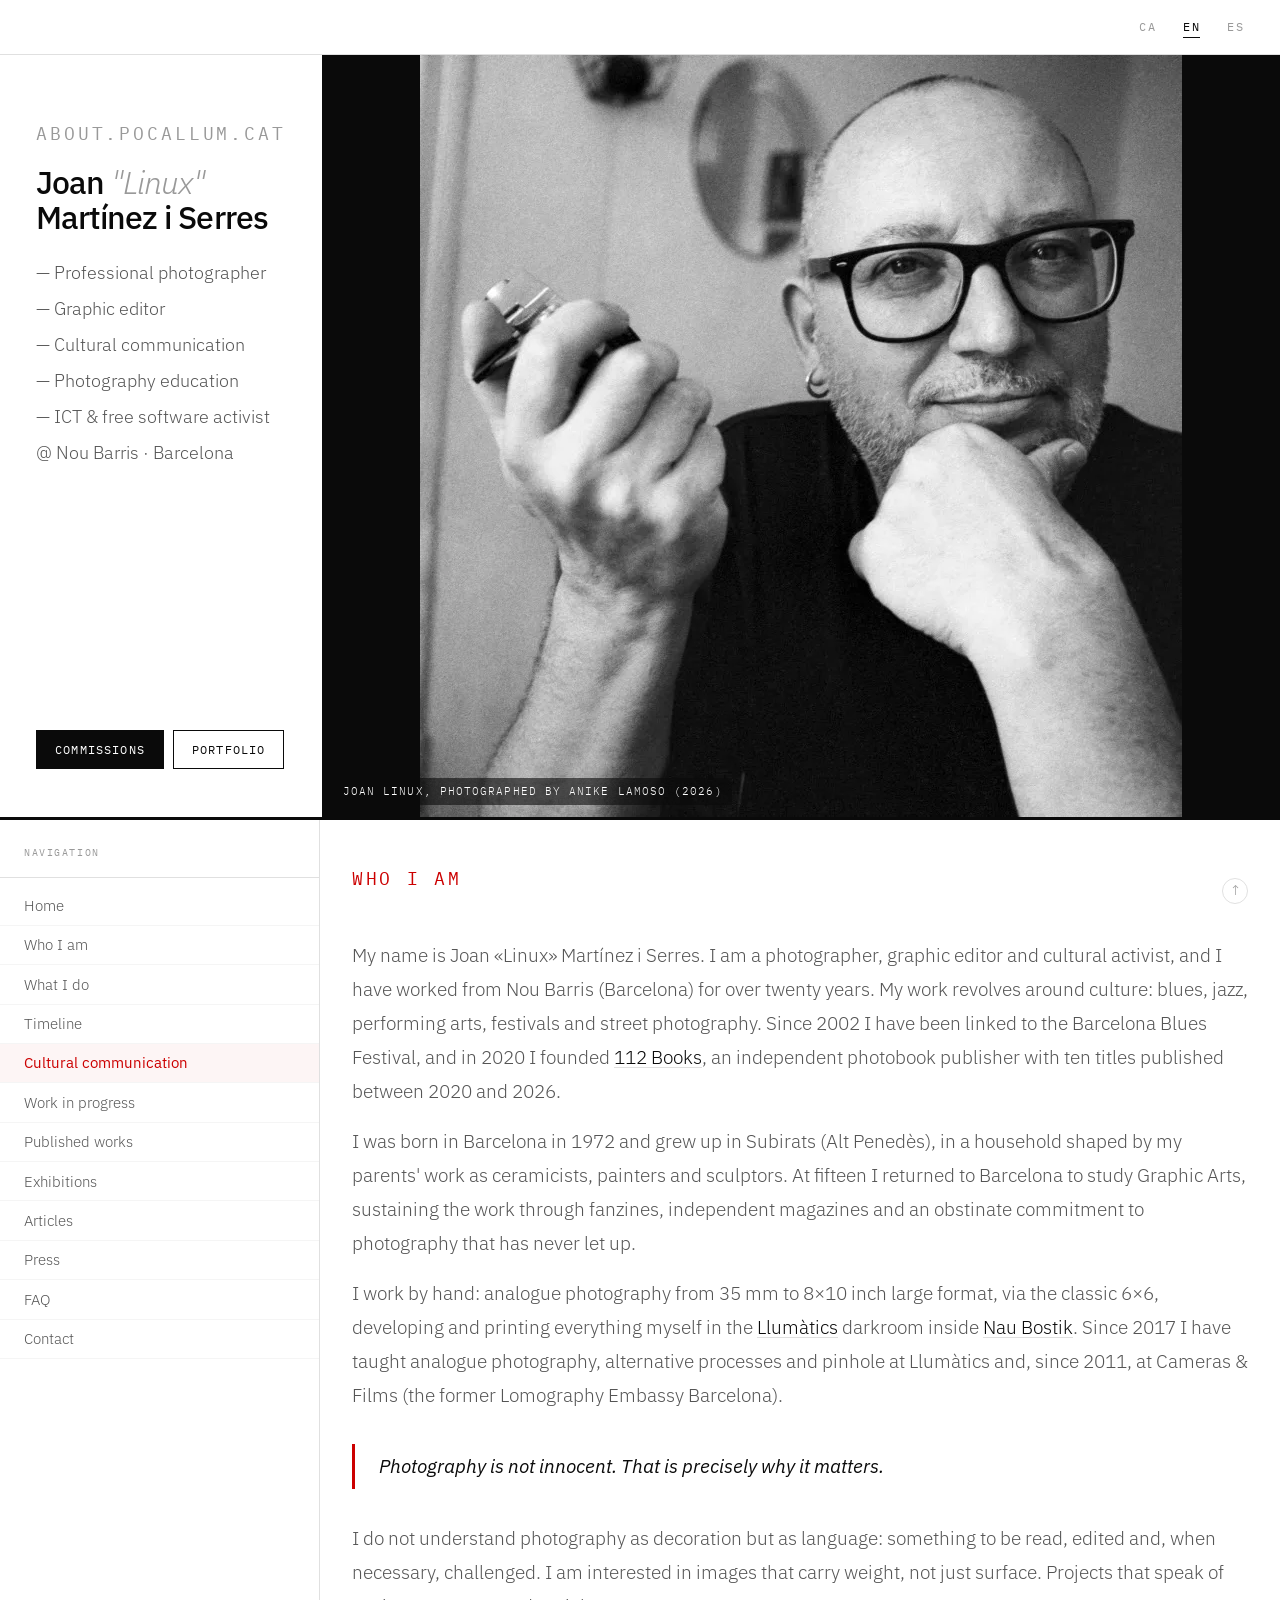
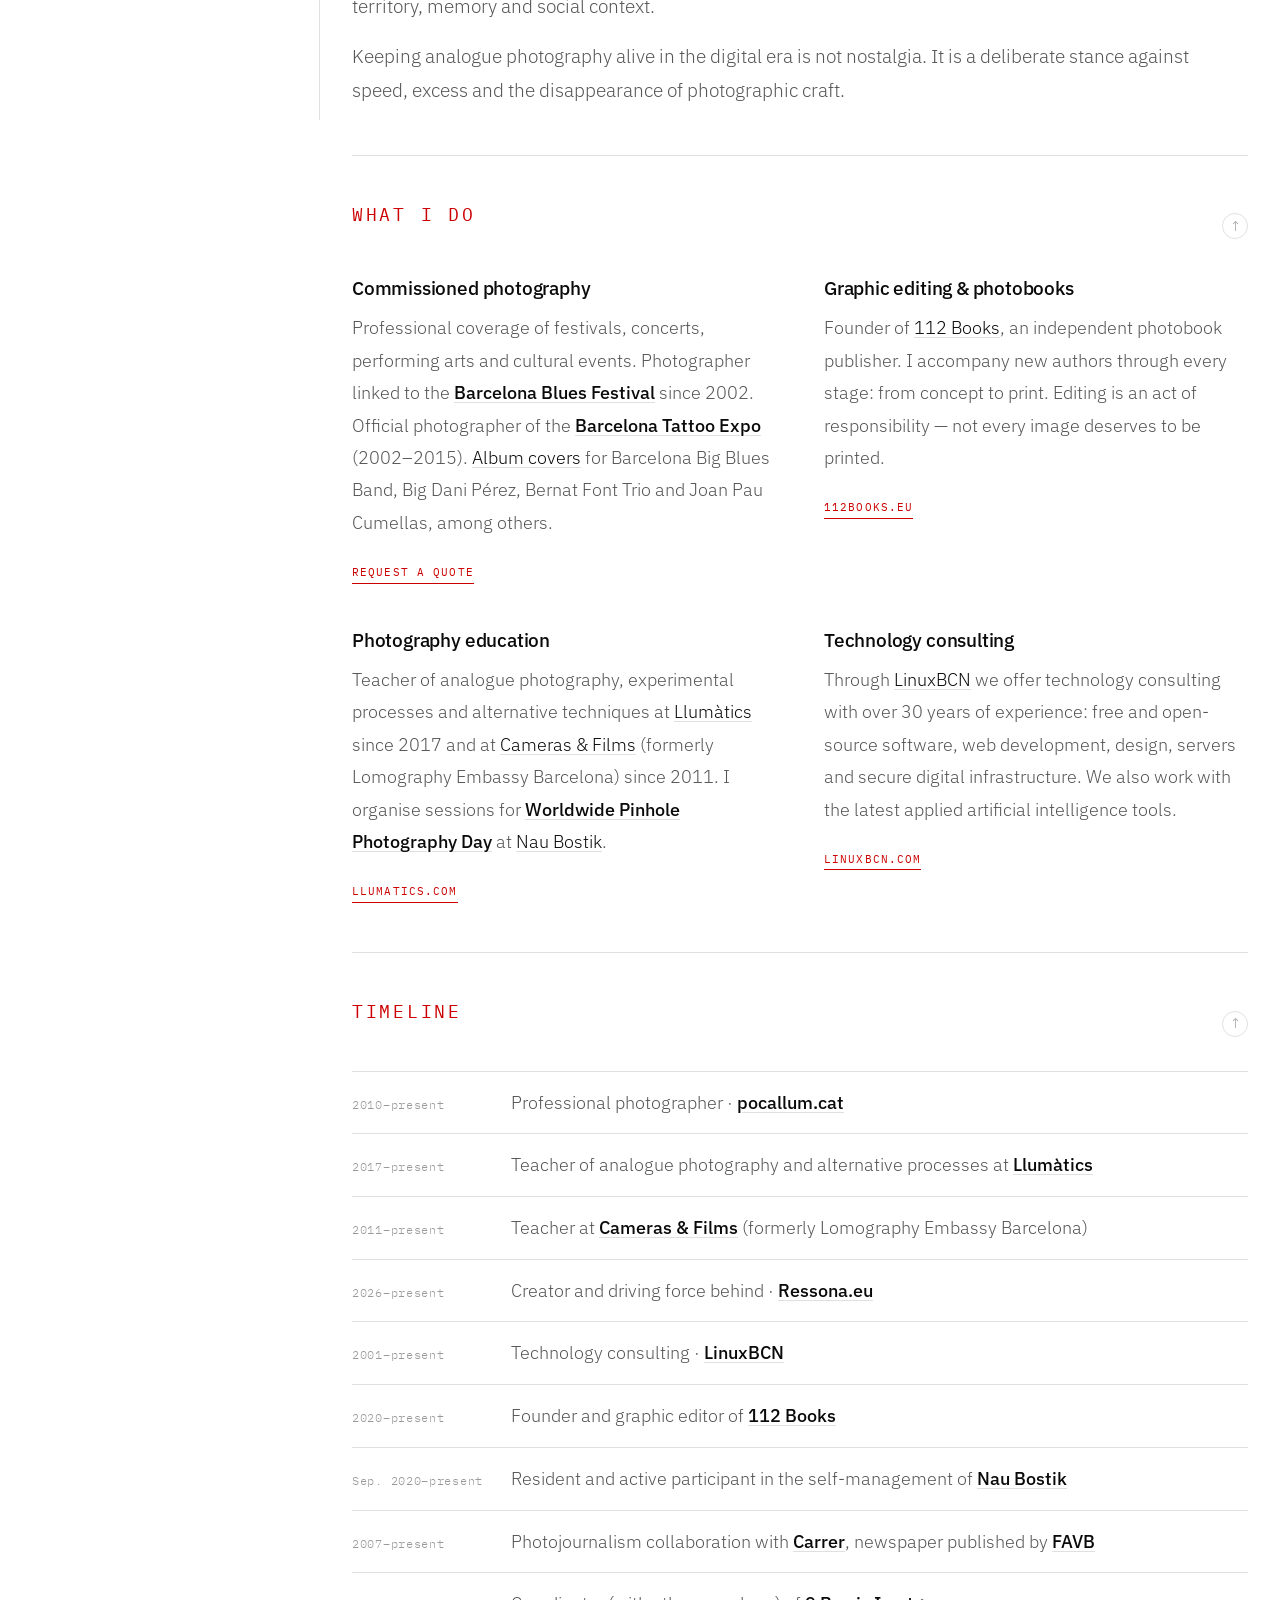
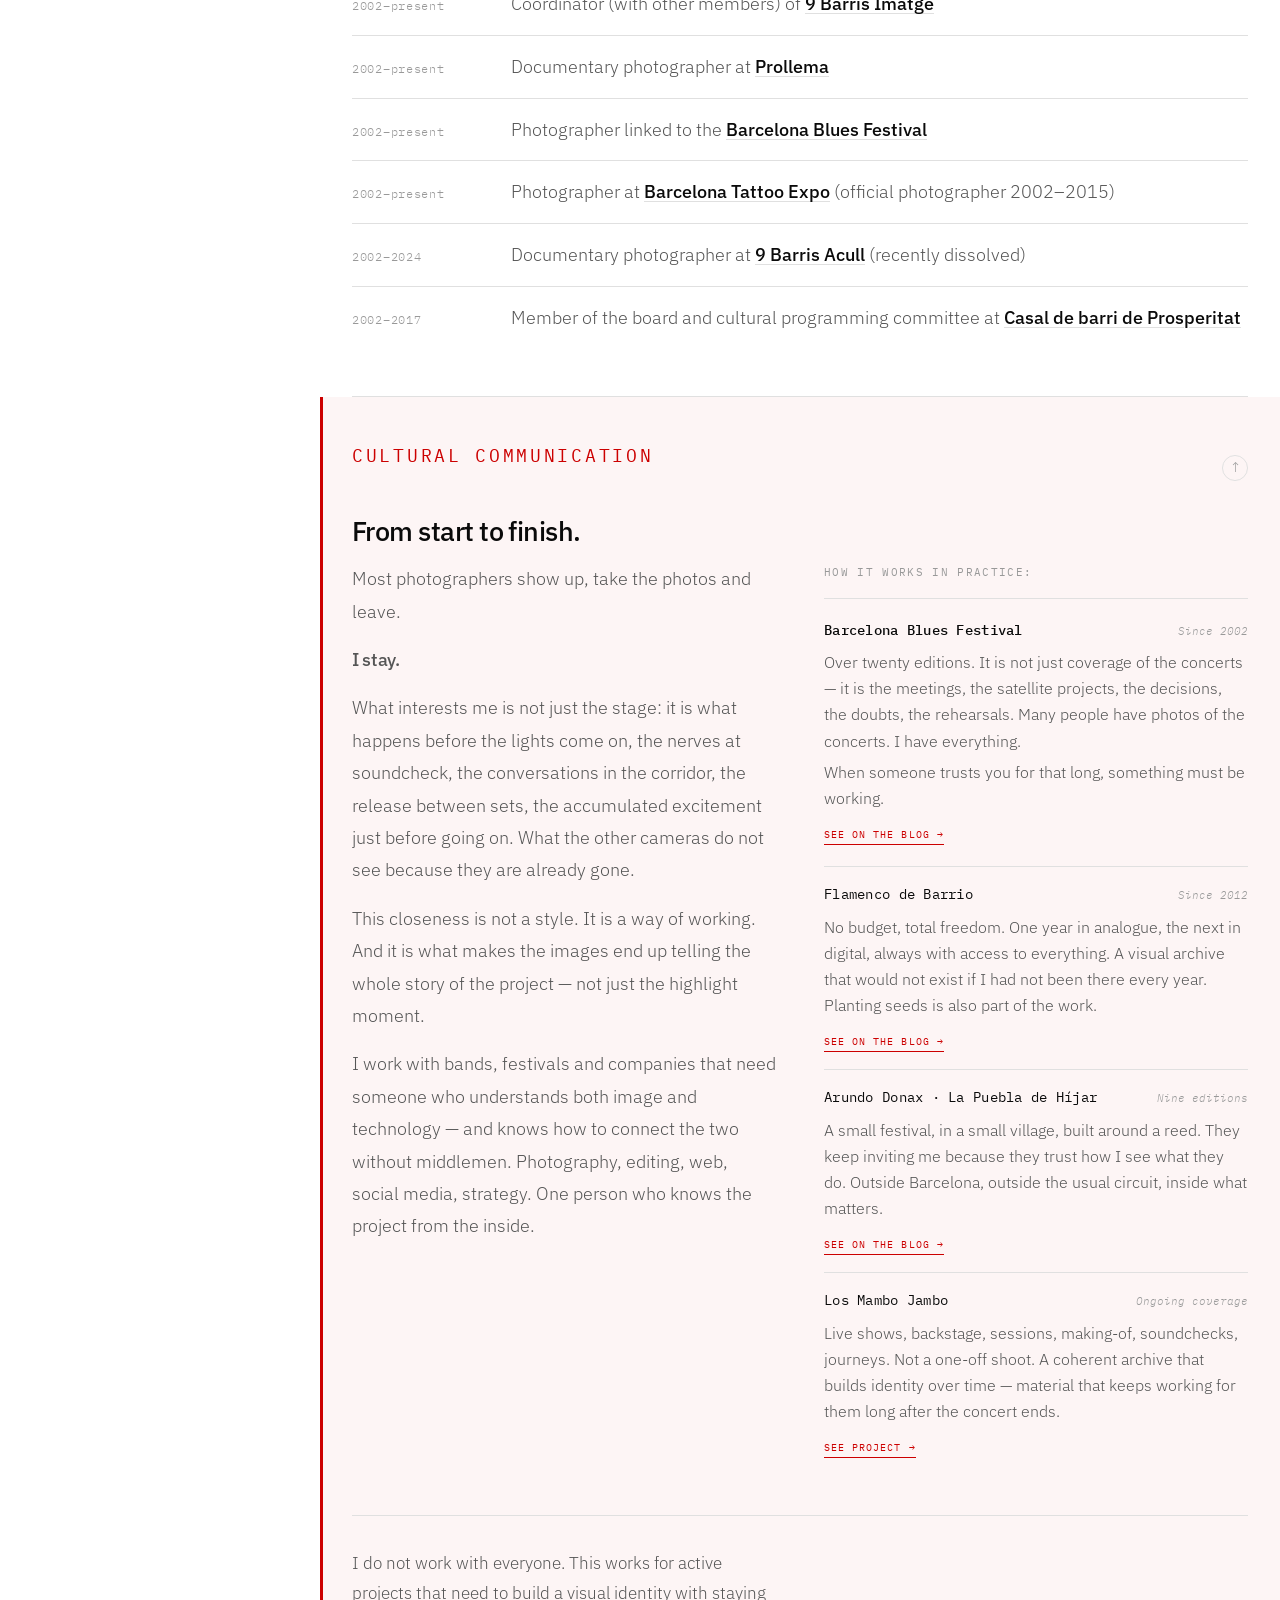
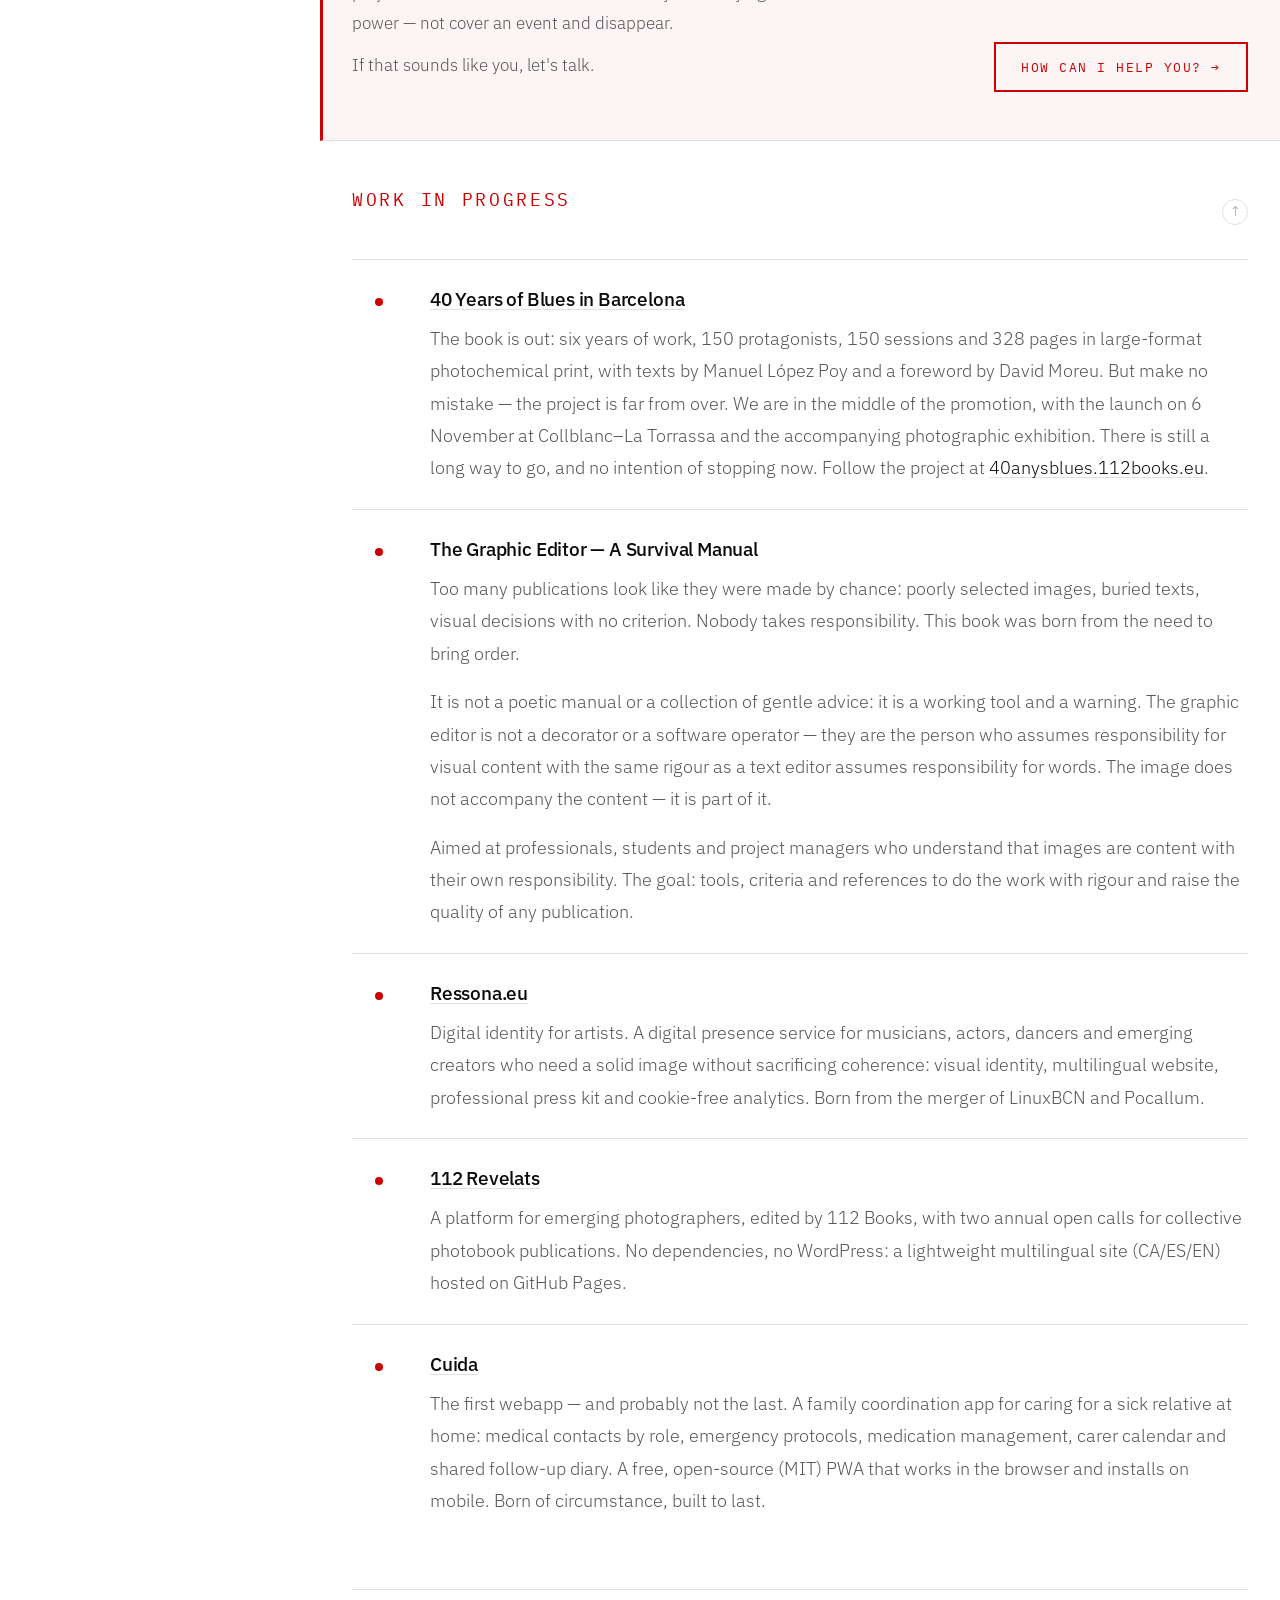
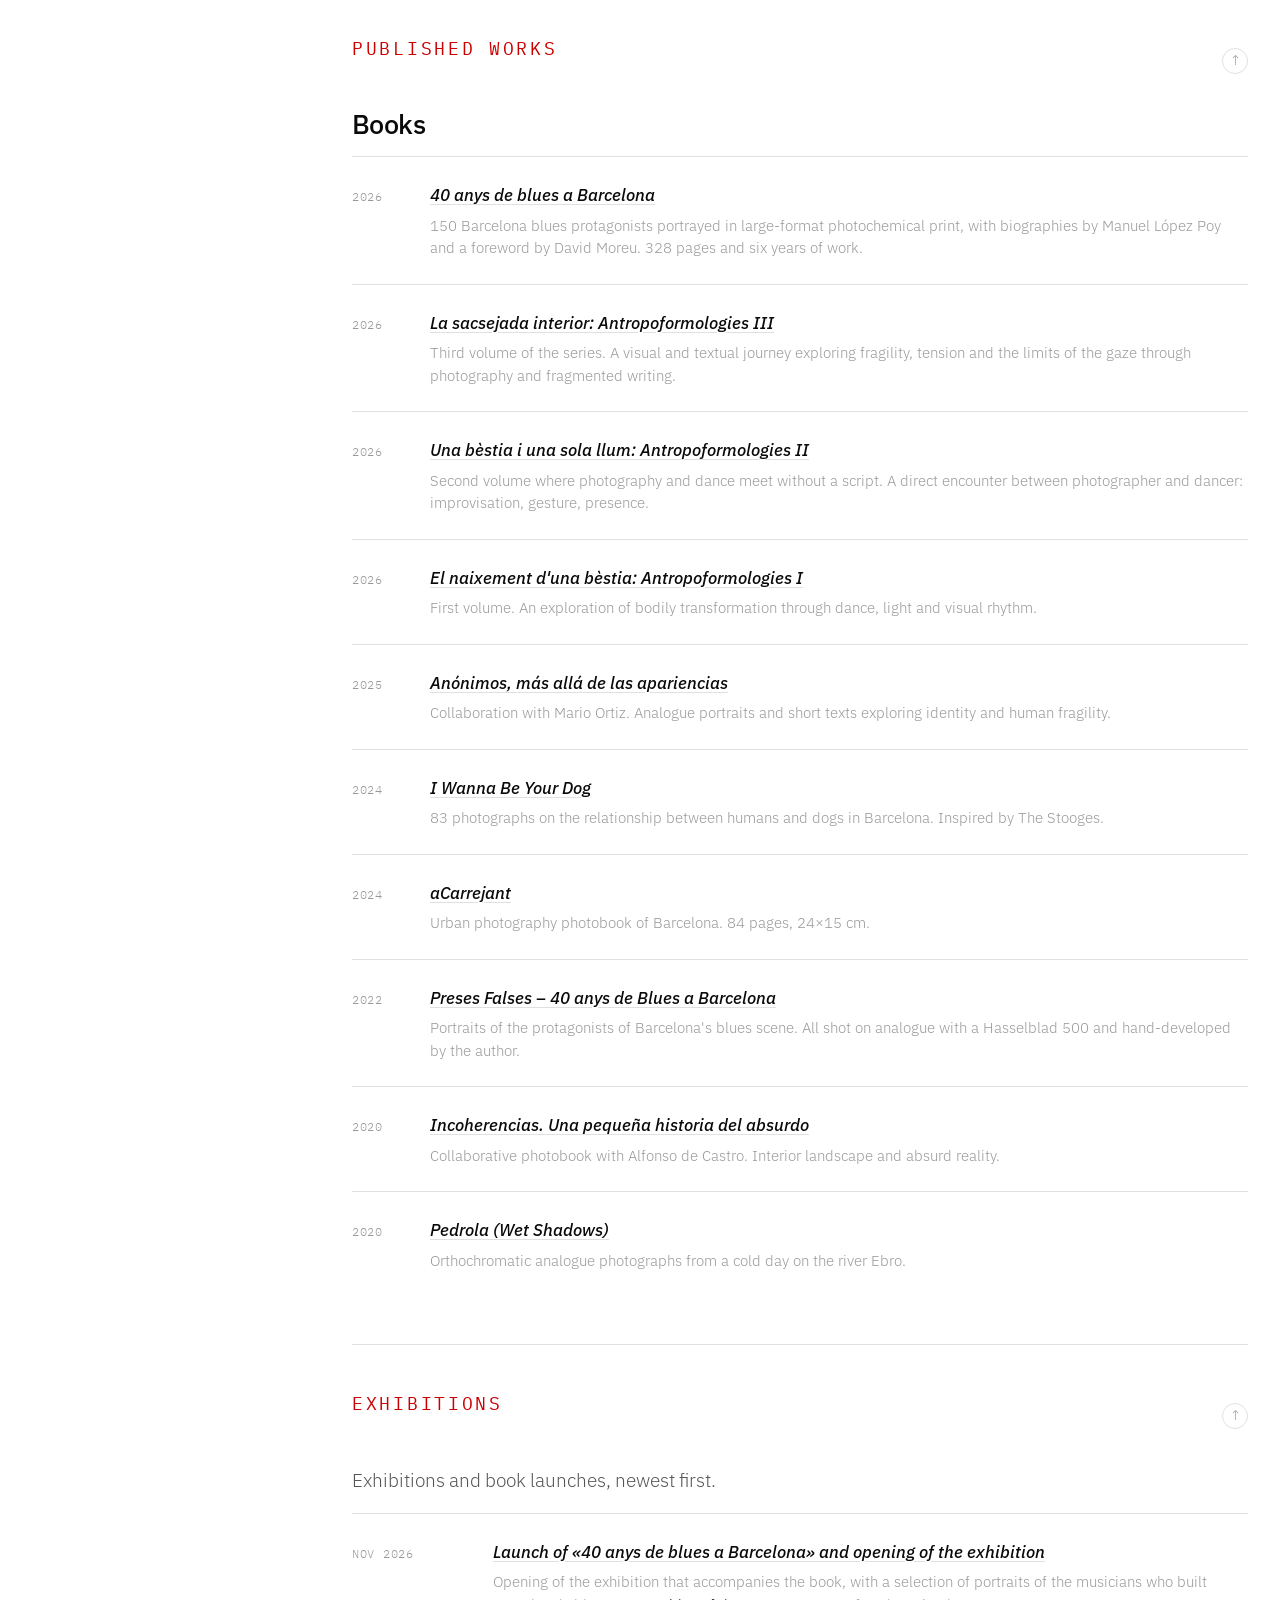
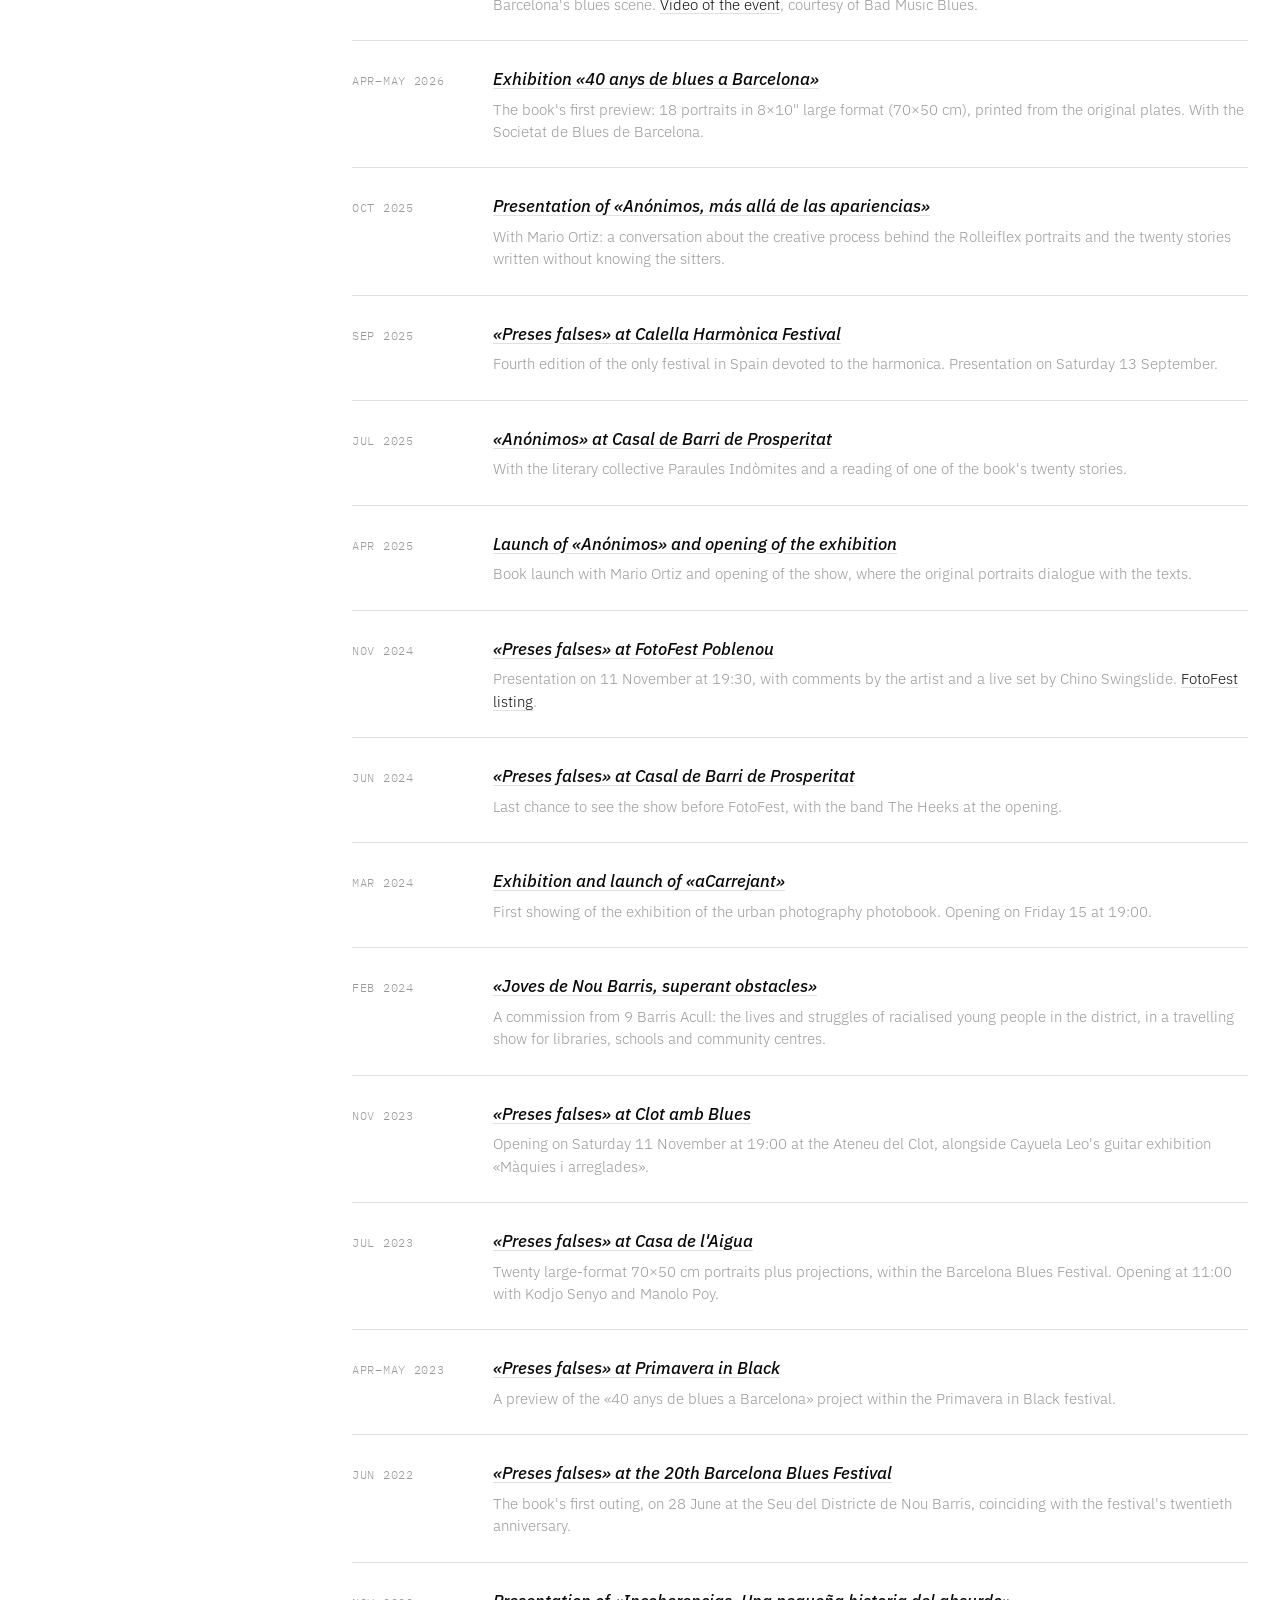
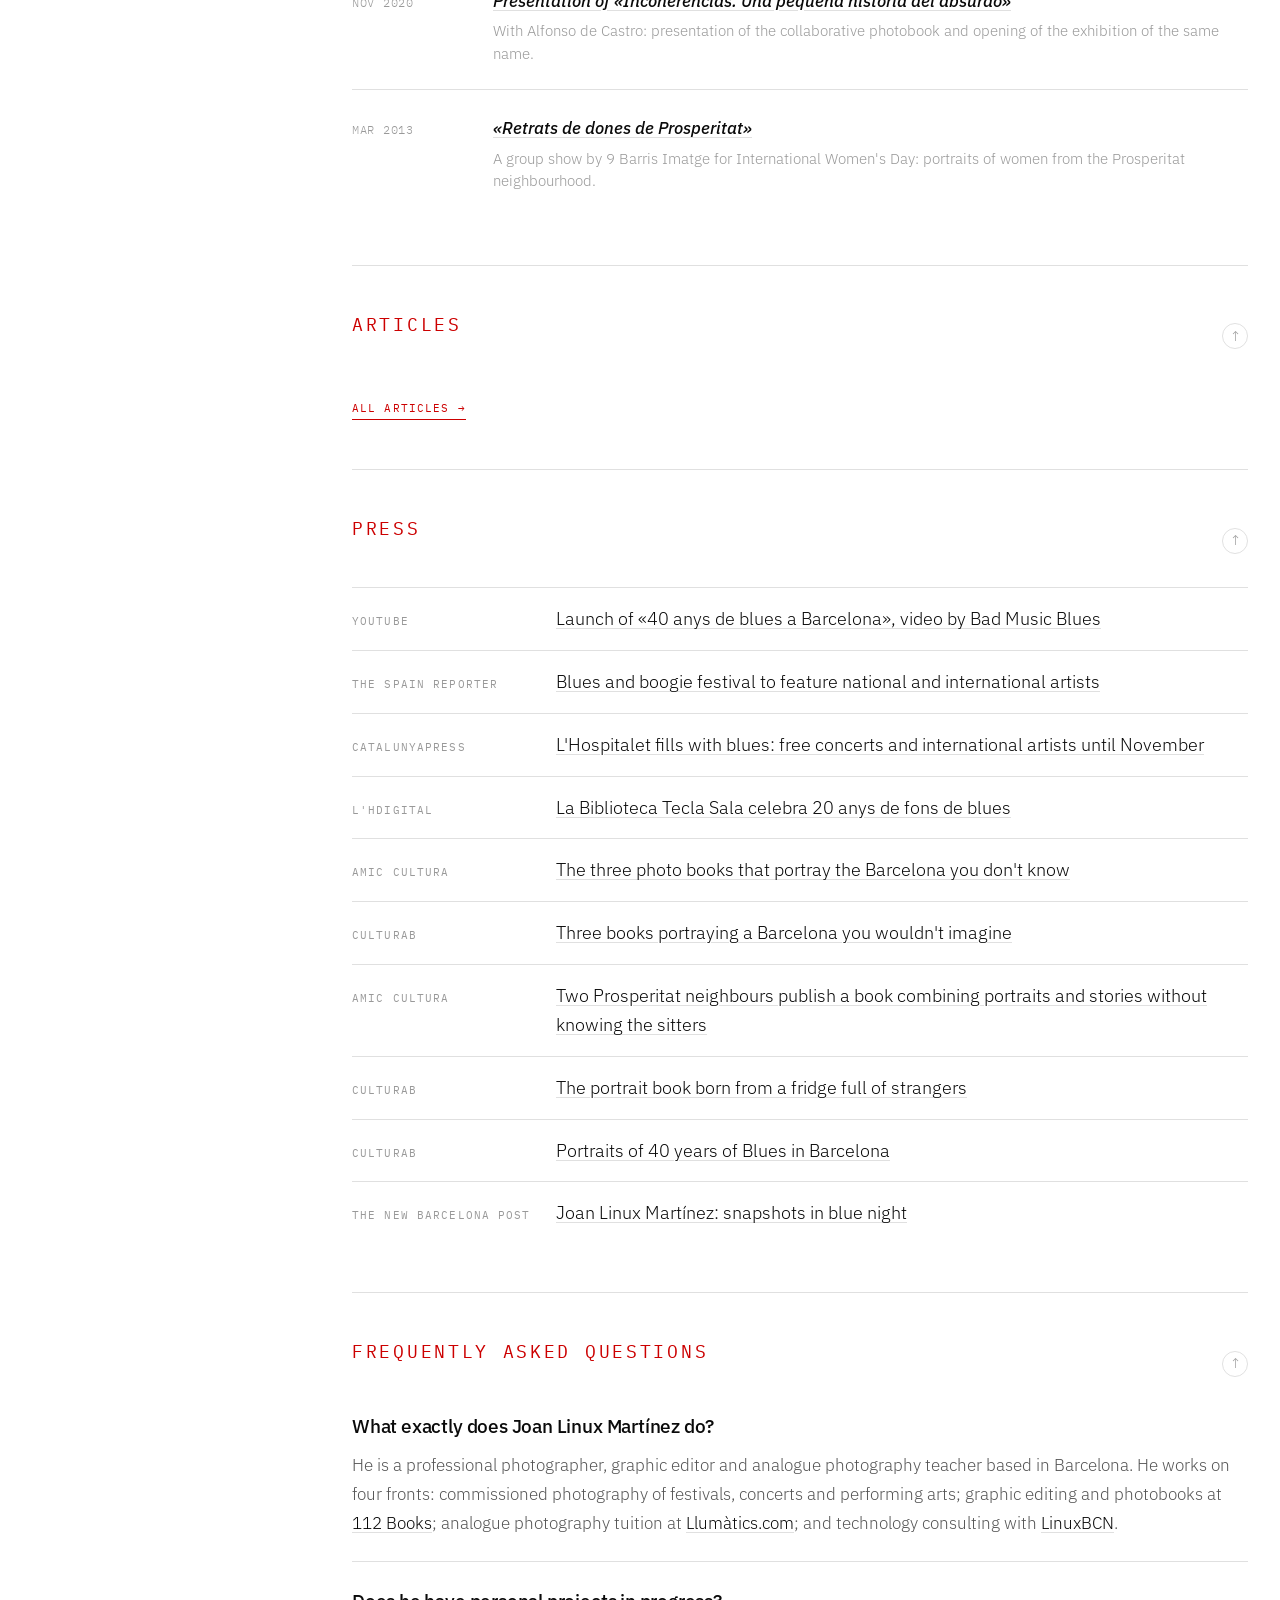
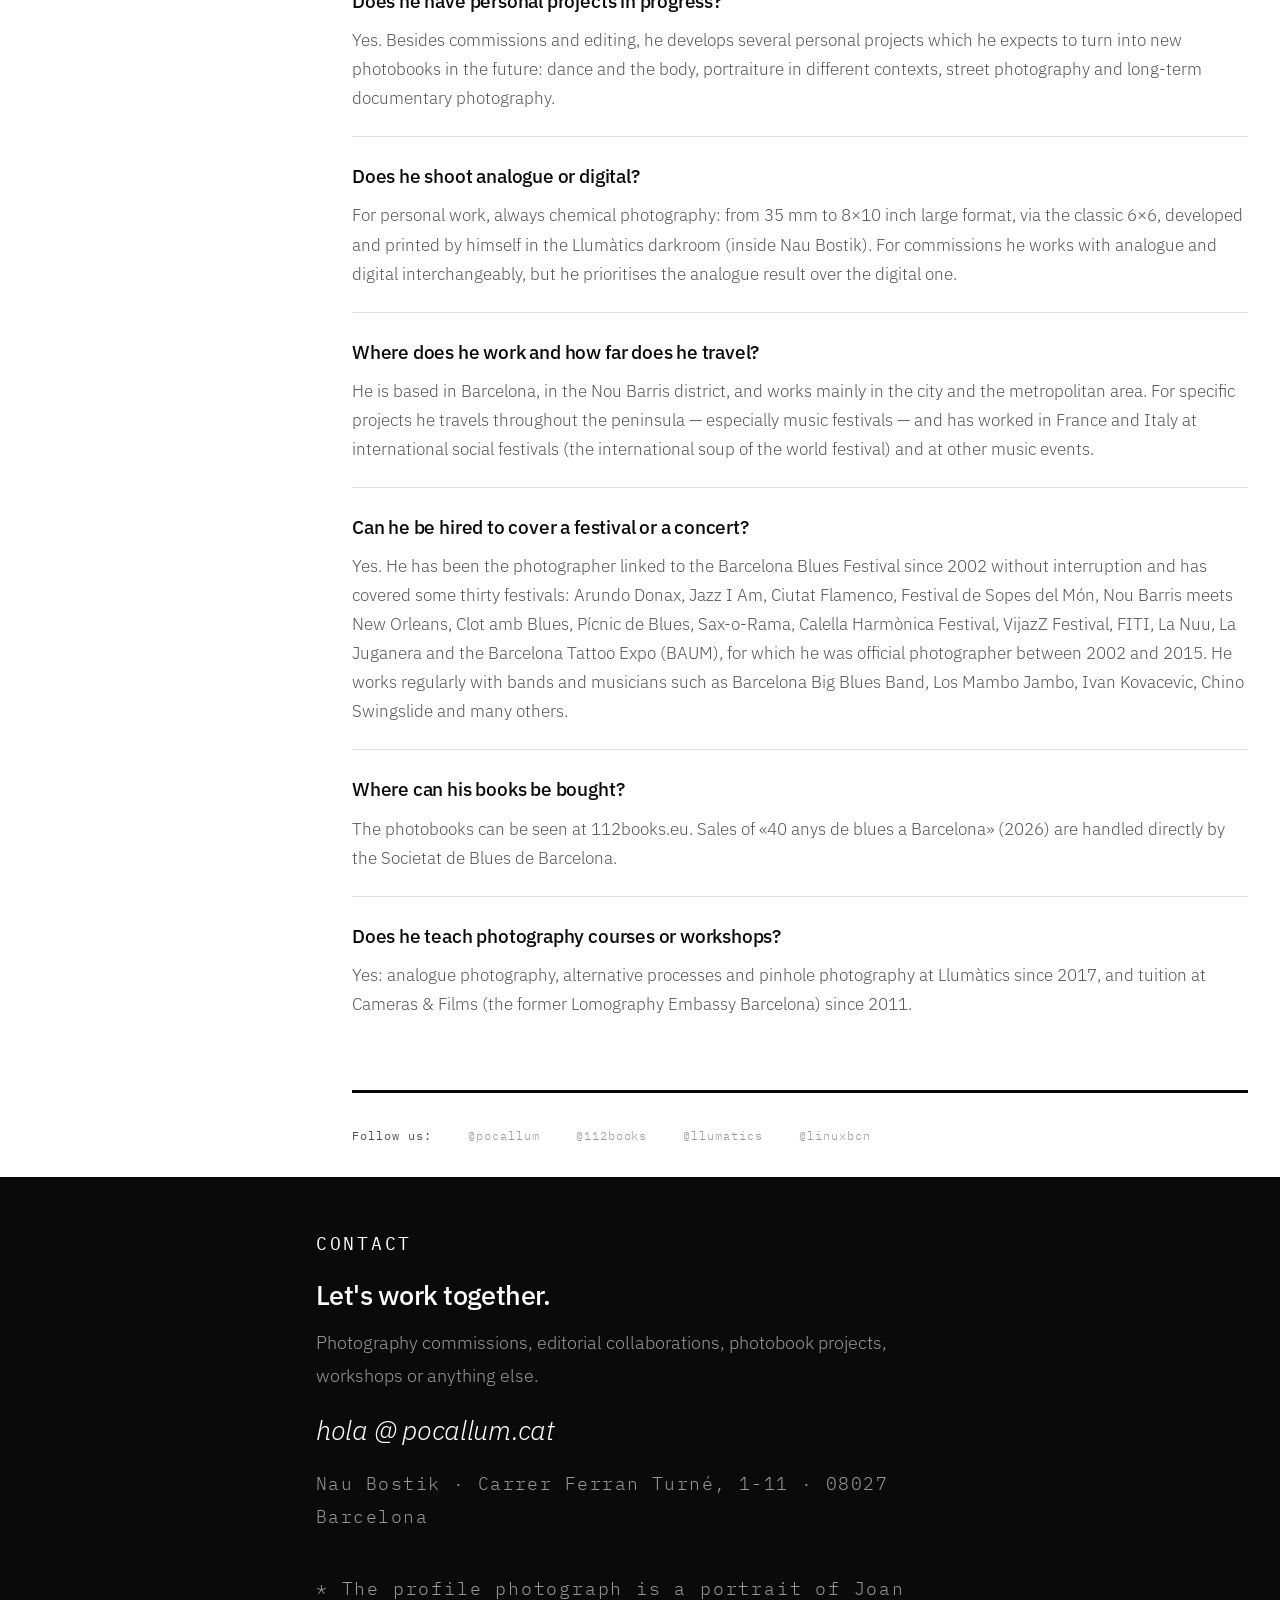
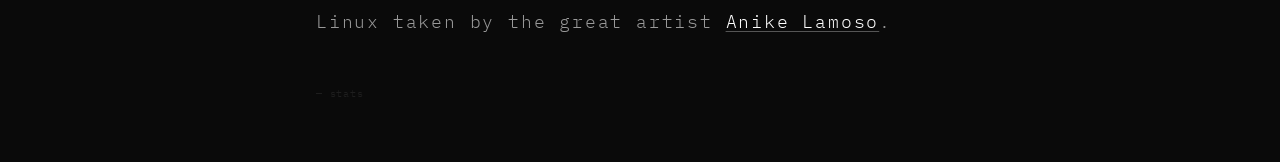
<file: en/index.html>
<!DOCTYPE html>
<html lang="en">
<head>
  <meta charset="UTF-8">
  <meta name="viewport" content="width=device-width, initial-scale=1.0">
  <title>Joan Linux Martínez · Professional Photographer · Barcelona</title>
  <link rel="icon" href="/favicon.ico" sizes="32x32" type="image/x-icon">
  <link rel="canonical" href="https://about.pocallum.cat/en/">
  <meta name="description" content="Professional photographer in Barcelona specialising in festivals, concerts and performing arts. Graphic editor and founder of 112 Books. Commissions: hola@pocallum.cat">
  <meta name="author" content="Joan Linux Martínez i Serres">
  <meta name="robots" content="index, follow, max-image-preview:large, max-snippet:-1, max-video-preview:-1">
  <meta property="og:type" content="profile">
  <meta property="og:site_name" content="Joan Linux Martínez">
  <meta property="og:title" content="Joan Linux Martínez · Professional Photographer · Barcelona">
  <meta property="og:description" content="Professional photographer specialising in culture, live music and performing arts in Barcelona.">
  <meta property="og:url" content="https://about.pocallum.cat/en/">
  <meta property="og:image" content="https://about.pocallum.cat/img/og-1200x630.jpg">
  <meta property="og:image:width" content="1200">
  <meta property="og:image:height" content="630">
  <meta property="og:image:type" content="image/jpeg">
  <meta property="og:image:alt" content="Joan Linux photographed by Anike in 2026">
  <meta property="og:locale" content="en_GB">
  <meta property="og:locale:alternate" content="ca_ES">
  <meta property="og:locale:alternate" content="es_ES">
  <meta property="profile:first_name" content="Joan Linux">
  <meta property="profile:last_name" content="Martínez i Serres">
  <meta property="profile:username" content="pocallum">
  <meta name="twitter:card" content="summary_large_image">
  <meta name="twitter:title" content="Joan Linux Martínez · Professional Photographer · Barcelona">
  <meta name="twitter:description" content="Professional photographer specialising in culture, live music and performing arts in Barcelona.">
  <meta name="twitter:image" content="https://about.pocallum.cat/img/og-1200x630.jpg">
  <meta name="twitter:image:alt" content="Joan Linux photographed by Anike in 2026">
  <link rel="alternate" hreflang="x-default" href="https://about.pocallum.cat/">
  <link rel="alternate" hreflang="ca" href="https://about.pocallum.cat/">
  <link rel="alternate" hreflang="en" href="https://about.pocallum.cat/en/">
  <link rel="alternate" hreflang="es" href="https://about.pocallum.cat/es/">
  <link rel="alternate" type="application/rss+xml" title="Articles · blog.pocallum.cat" href="https://blog.pocallum.cat/feed/">
  <meta name="theme-color" content="#0a0a0a">
  <link rel="preload" as="image" href="../img/2026-29-Joan-Linux-by-Anike.webp" type="image/webp" fetchpriority="high">
  <link rel="preconnect" href="https://fonts.googleapis.com">
  <link rel="preconnect" href="https://fonts.gstatic.com" crossorigin>
  <link href="https://fonts.googleapis.com/css2?family=IBM+Plex+Sans:ital,wght@0,300;0,400;0,500;1,300;1,400&family=IBM+Plex+Mono:wght@300;400&display=swap" rel="stylesheet">
  <link rel="stylesheet" href="../css/style.css?v=20261118o">
  <script type="application/ld+json">
  {
    "@context": "https://schema.org",
    "@graph": [
      {
        "@type": "Person",
        "@id": "https://about.pocallum.cat/#person",
        "name": "Joan Linux Martínez i Serres",
        "alternateName": ["Joan Linux Martínez", "Joan Linux", "pocallum"],
        "url": "https://about.pocallum.cat/",
        "image": {
          "@type": "ImageObject",
          "@id": "https://about.pocallum.cat/#photo",
          "url": "https://about.pocallum.cat/img/2026-29-Joan-Linux-by-Anike.jpg",
          "contentUrl": "https://about.pocallum.cat/img/2026-29-Joan-Linux-by-Anike.jpg",
          "width": 762,
          "height": 762,
          "caption": "Joan Linux photographed by Anike in 2026",
          "creator": { "@type": "Person", "name": "Anike Lamoso", "sameAs": "https://www.instagram.com/fotosdeanike/" }
        },
        "jobTitle": ["Professional photographer", "Graphic editor", "Analogue photography teacher"],
        "description": "Professional photographer in Barcelona specialising in festivals, concerts and performing arts. Founder of 112 Books (2020), independent photobook publisher with ten titles published. Photographer linked to the Barcelona Blues Festival since 2002. Analogue photography teacher at Llumàtics since 2017.",
        "email": "hola@pocallum.cat",
        "nationality": { "@type": "Country", "name": "Spain" },
        "birthDate": "1972",
        "birthPlace": { "@type": "Place", "name": "Barcelona" },
        "address": {
          "@type": "PostalAddress",
          "streetAddress": "Carrer Ferran Turné, 1-11",
          "postalCode": "08027",
          "addressLocality": "Barcelona",
          "addressRegion": "Catalonia",
          "addressCountry": "ES"
        },
        "hasOccupation": [
          {
            "@type": "Occupation",
            "name": "Professional photographer",
            "occupationLocation": { "@type": "City", "name": "Barcelona" },
            "skills": "Analogue photography, festival photography, portrait, large format"
          },
          {
            "@type": "Occupation",
            "name": "Graphic editor and photobook publisher",
            "occupationLocation": { "@type": "City", "name": "Barcelona" },
            "skills": "Editorial design, photobooks, 112 Books"
          },
          {
            "@type": "Occupation",
            "name": "Analogue photography teacher",
            "occupationLocation": { "@type": "City", "name": "Barcelona" },
            "skills": "Analogue photography, alternative processes, pinhole"
          }
        ],
        "worksFor": [
          {
            "@type": "Organization",
            "@id": "https://112books.eu/#org",
            "name": "112 Books",
            "url": "https://112books.eu"
          },
          {
            "@type": "Organization",
            "@id": "https://linuxbcn.com/#org",
            "name": "LinuxBCN",
            "url": "https://linuxbcn.com"
          },
          {
            "@type": "Organization",
            "@id": "https://llumatics.com/#org",
            "name": "Llumàtics",
            "url": "https://llumatics.com"
          }
        ],
        "knowsAbout": [
          "Analogue photography",
          "Festival photography",
          "Portrait photography",
          "Large format photography",
          "Photobook editing",
          "Performing arts",
          "Blues and jazz",
          "Free and open-source software",
          "Alternative photographic processes",
          "Pinhole photography",
          "Street photography",
          "Cultural activism",
          "Digital identity for artists",
          "Technology consulting"
        ],
        "knowsLanguage": ["ca", "es", "en"],
        "hasOfferCatalog": { "@type": "OfferCatalog", "name": "Serveis professionals", "itemListElement": [{ "@type": "Offer", "itemOffered": { "@type": "Service", "name": "Commissioned photography", "description": "Professional coverage of festivals, concerts, performing arts and cultural events in Barcelona.", "areaServed": { "@type": "City", "name": "Barcelona" }, "provider": { "@id": "https://about.pocallum.cat/#person" } } }, { "@type": "Offer", "itemOffered": { "@type": "Service", "name": "Graphic editing and photobooks", "description": "Guiding authors through photobook creation: selection, design, layout and production with 112 Books.", "areaServed": { "@type": "City", "name": "Barcelona" }, "provider": { "@id": "https://about.pocallum.cat/#person" } } }, { "@type": "Offer", "itemOffered": { "@type": "Service", "name": "Analogue photography tuition", "description": "Courses and workshops in analogue photography, alternative processes and pinhole photography.", "areaServed": { "@type": "City", "name": "Barcelona" }, "provider": { "@id": "https://about.pocallum.cat/#person" } } }, { "@type": "Offer", "itemOffered": { "@type": "Service", "name": "Technology consulting", "description": "Consulting in free software, web development and infrastructure with LinuxBCN.", "areaServed": { "@type": "City", "name": "Barcelona" }, "provider": { "@id": "https://about.pocallum.cat/#person" } } }] },
        "sameAs": [
          "https://pocallum.cat",
          "https://www.instagram.com/pocallum/",
          "https://www.instagram.com/112books.eu/",
          "https://112books.eu",
          "https://linuxbcn.com",
          "https://ressona.eu",
          "https://blog.pocallum.cat"
        ],
        "memberOf": [
          { "@type": "Organization", "name": "Nau Bostik", "url": "https://naubostik.com" },
          { "@type": "Organization", "name": "9 Barris Imatge", "url": "https://9barrisimatge.org" }
        ],
        "subjectOf": [
          { "@type": "WebPage", "url": "https://culturab.cat/noticies/barri-prosperitat-tenim-escenes-blues-mes-importants-europa/", "name": "Retrats de 40 anys de Blues a Barcelona", "inLanguage": "ca" },
          { "@type": "WebPage", "url": "https://culturab.cat/noticies/tres-llibres-retraten-barcelona-no-timagines/", "name": "Tres llibres que retraten una Barcelona que no t'imagines", "inLanguage": "ca" },
          { "@type": "WebPage", "url": "https://culturab.cat/noticies/llibre-retrats-neixer-nevera-plena-desconeguts/", "name": "El llibre de retrats que va néixer d'una nevera plena de desconeguts", "inLanguage": "ca" },
          { "@type": "WebPage", "url": "https://www.thenewbarcelonapost.com/joan-linux-martinez-instantaneas-en-azul-noche/", "name": "Joan Linux Martínez: instantànies en blau nit", "inLanguage": "ca" },
          { "@type": "WebPage", "url": "https://lhdigital.cat/noticies/la-biblioteca-tecla-sala-celebra-20-anys-de-fons-de-blues/", "name": "La Biblioteca Tecla Sala celebra 20 anys de fons de blues", "inLanguage": "ca" },
          { "@type": "WebPage", "url": "https://www.thespainreporter.com/noticias/blues-and-boogie-festival-to-feature-national-and-international-artists", "name": "Blues and boogie festival to feature national and international artists", "inLanguage": "en" },
          { "@type": "WebPage", "url": "https://www.catalunyapress.es/articulo/cultura/2026-10-20/6059313-lhospitalet-llena-blues-conciertos-gratuitos-artistas-internacionales-hasta-noviembre", "name": "L'Hospitalet fills with blues: free concerts and international artists until November", "inLanguage": "es" },
          { "@type": "WebPage", "url": "https://www.amiccultura.cat/es/noticia/tres-libros-fotos-retratan-barcelona-no-conoces_473_102.html", "name": "The three photo books that portray the Barcelona you don't know", "inLanguage": "es" },
          { "@type": "WebPage", "url": "https://www.amiccultura.cat/es/noticia/dos-vecinos-prosperitat-publican-libro-combina-retratos-relatos-sin-conocer-protagonistas_193_102.html", "name": "Two Prosperitat neighbours publish a book combining portraits and stories without knowing the sitters", "inLanguage": "es" }
        ],
        "contactPoint": {
          "@type": "ContactPoint",
          "email": "hola@pocallum.cat",
          "contactType": "commissions"
        }
      },
      {
        "@type": "WebSite",
        "@id": "https://about.pocallum.cat/en/#website",
        "url": "https://about.pocallum.cat/en/",
        "name": "Joan Linux Martínez · Professional Photographer · Barcelona",
        "inLanguage": "en",
        "author": { "@id": "https://about.pocallum.cat/#person" },
        "about": { "@id": "https://about.pocallum.cat/#person" }
      },
      {
        "@type": "ProfilePage",
        "@id": "https://about.pocallum.cat/en/#webpage",
        "url": "https://about.pocallum.cat/en/",
        "name": "Joan Linux Martínez · Professional Photographer · Barcelona",
        "isPartOf": { "@id": "https://about.pocallum.cat/#website" },
        "about": { "@id": "https://about.pocallum.cat/#person" },
        "mainEntity": { "@id": "https://about.pocallum.cat/#person" },
        "inLanguage": "en",
        "dateModified": "2026-11-18",
        "primaryImageOfPage": { "@id": "https://about.pocallum.cat/#photo" }
      },
      {
        "@type": "ProfessionalService",
        "@id": "https://about.pocallum.cat/#service",
        "name": "Joan Linux · Fotografia professional",
        "url": "https://about.pocallum.cat/",
        "image": "https://about.pocallum.cat/img/2026-29-Joan-Linux-by-Anike.jpg",
        "provider": { "@id": "https://about.pocallum.cat/#person" },
        "address": {
          "@type": "PostalAddress",
          "streetAddress": "Carrer Ferran Turné, 1-11",
          "postalCode": "08027",
          "addressLocality": "Barcelona",
          "addressRegion": "Catalunya",
          "addressCountry": "ES"
        },
        "areaServed": [
          { "@type": "City", "name": "Barcelona" },
          { "@type": "AdministrativeArea", "name": "Àrea Metropolitana de Barcelona" }
        ],
        "availableLanguage": ["ca", "es", "en"]
      },
      {
        "@type": "ItemList",
        "@id": "https://about.pocallum.cat/#books",
        "name": "Published works — Joan Linux Martínez",
        "numberOfItems": 10,
        "itemListElement": [
          { "@type": "ListItem", "position": 1, "item": { "@type": "Book", "@id": "https://www.112books.eu/product/40-anys-de-blues-a-barcelona/#book", "name": "40 anys de blues a Barcelona", "author": { "@id": "https://about.pocallum.cat/#person" }, "contributor": [{ "@type": "Person", "name": "Manuel López Poy", "description": "texts" }, { "@type": "Person", "name": "David Moreu", "description": "foreword" }], "publisher": { "@id": "https://112books.eu/#org" }, "datePublished": "2026", "inLanguage": "ca", "isbn": "978-84-122960-3-7", "numberOfPages": 328, "about": "Portraits of the 150 protagonists of Barcelona's blues scene, shot on large-format analogue film.", "image": "https://www.112books.eu/wp-content/uploads/2026/10/40-anys-de-blues-a-barcelona.png", "url": "https://www.112books.eu/product/40-anys-de-blues-a-barcelona/" } },
          { "@type": "ListItem", "position": 2, "item": { "@type": "Book", "name": "La sacsejada interior: Antropoformologies III", "author": { "@id": "https://about.pocallum.cat/#person" }, "publisher": { "@id": "https://112books.eu/#org" }, "datePublished": "2026", "url": "https://www.112books.eu/producte/la-sacsejada-interior-antropoformologies-iii/" } },
          { "@type": "ListItem", "position": 3, "item": { "@type": "Book", "name": "Una bèstia i una sola llum: Antropoformologies II", "author": { "@id": "https://about.pocallum.cat/#person" }, "publisher": { "@id": "https://112books.eu/#org" }, "datePublished": "2026", "url": "https://www.112books.eu/producte/una-bestia-i-una-sola-llum-antropoformologies-ii/" } },
          { "@type": "ListItem", "position": 4, "item": { "@type": "Book", "name": "El naixement d'una bèstia: Antropoformologies I", "author": { "@id": "https://about.pocallum.cat/#person" }, "publisher": { "@id": "https://112books.eu/#org" }, "datePublished": "2026", "url": "https://www.112books.eu/producte/el-naixement-duna-bestia-antropoformologies-i/" } },
          { "@type": "ListItem", "position": 5, "item": { "@type": "Book", "name": "Anónimos, más allá de las apariencias", "author": { "@id": "https://about.pocallum.cat/#person" }, "publisher": { "@id": "https://112books.eu/#org" }, "datePublished": "2025", "url": "https://www.112books.eu/producte/anonimos-mas-alla-de-las-apariencias/" } },
          { "@type": "ListItem", "position": 6, "item": { "@type": "Book", "name": "I Wanna Be Your Dog", "author": { "@id": "https://about.pocallum.cat/#person" }, "publisher": { "@id": "https://112books.eu/#org" }, "datePublished": "2024", "url": "https://www.112books.eu/producte/i-wanna-be-your-dog/" } },
          { "@type": "ListItem", "position": 7, "item": { "@type": "Book", "name": "aCarrejant", "author": { "@id": "https://about.pocallum.cat/#person" }, "publisher": { "@id": "https://112books.eu/#org" }, "datePublished": "2024", "url": "https://www.112books.eu/producte/acarrejant-de-joan-linux/" } },
          { "@type": "ListItem", "position": 8, "item": { "@type": "Book", "name": "Preses Falses – 40 anys de Blues a Barcelona", "author": { "@id": "https://about.pocallum.cat/#person" }, "publisher": { "@id": "https://112books.eu/#org" }, "datePublished": "2022", "url": "https://www.112books.eu/producte/preses-falses-40-anys-de-blues-a-barcelona/" } },
          { "@type": "ListItem", "position": 9, "item": { "@type": "Book", "name": "Incoherencias. Una pequeña historia del absurdo", "author": { "@id": "https://about.pocallum.cat/#person" }, "publisher": { "@id": "https://112books.eu/#org" }, "datePublished": "2020", "url": "https://www.112books.eu/producte/incoherencias-una-pequena-historia-del-absurdo/" } },
          { "@type": "ListItem", "position": 10, "item": { "@type": "Book", "name": "Pedrola (Wet Shadows)", "author": { "@id": "https://about.pocallum.cat/#person" }, "publisher": { "@id": "https://112books.eu/#org" }, "datePublished": "2020", "url": "https://www.112books.eu/producte/pedrola/" } }
        ]
      },
      {
        "@type": "ItemList",
        "@id": "https://about.pocallum.cat/#exhibitions",
        "name": "Exhibitions — Joan Linux Martínez",
        "numberOfItems": 16,
        "itemListElement": [
          { "@type": "ListItem", "position": 1, "item": { "@type": "ExhibitionEvent", "name": "Launch of «40 anys de blues a Barcelona» and opening of the exhibition", "startDate": "2026-11-06", "location": { "@type": "Place", "name": "Centre Cultural Collblanc – La Torrassa", "address": { "@type": "PostalAddress", "addressLocality": "L'Hospitalet de Llobregat", "addressCountry": "ES" } }, "url": "https://www.112books.eu/presentacio-del-llibre-40-anys-de-blues-a-barcelona-i-exposicio-fotografica/", "inLanguage": "en" } },
          { "@type": "ListItem", "position": 2, "item": { "@type": "ExhibitionEvent", "name": "Exhibition «40 anys de blues a Barcelona»", "startDate": "2026-04-22", "endDate": "2026-05-14", "location": { "@type": "Place", "name": "Biblioteca Tecla Sala", "address": { "@type": "PostalAddress", "addressLocality": "L'Hospitalet de Llobregat", "addressCountry": "ES" } }, "url": "https://www.112books.eu/exposicio-40-anys-de-blues-a-barcelona/", "inLanguage": "en" } },
          { "@type": "ListItem", "position": 3, "item": { "@type": "ExhibitionEvent", "name": "Presentation of «Anónimos, más allá de las apariencias»", "startDate": "2025-10-14", "location": { "@type": "Place", "name": "Centre Cívic Pati Llimona (Sala Joan Maragall)", "address": { "@type": "PostalAddress", "addressLocality": "Barcelona", "addressCountry": "ES" } }, "url": "https://www.112books.eu/entre-la-llum-i-la-pell-anonimos-al-pati-llimona/", "inLanguage": "en" } },
          { "@type": "ListItem", "position": 4, "item": { "@type": "ExhibitionEvent", "name": "«Preses falses» at Calella Harmònica Festival", "startDate": "2025-09-11", "endDate": "2025-09-14", "location": { "@type": "Place", "name": "Carpa del festival, platja de Garbí", "address": { "@type": "PostalAddress", "addressLocality": "Calella", "addressCountry": "ES" } }, "url": "https://www.112books.eu/preses-falses-arriba-al-calella-harmonica-festival/", "inLanguage": "en" } },
          { "@type": "ListItem", "position": 5, "item": { "@type": "ExhibitionEvent", "name": "«Anónimos» at Casal de Barri de Prosperitat", "startDate": "2025-07-02", "location": { "@type": "Place", "name": "Casal de Barri de Prosperitat", "address": { "@type": "PostalAddress", "addressLocality": "Barcelona", "addressCountry": "ES" } }, "url": "https://www.112books.eu/presentacio-danonimos-al-casal-de-barri-de-prosperitat/", "inLanguage": "en" } },
          { "@type": "ListItem", "position": 6, "item": { "@type": "ExhibitionEvent", "name": "Launch of «Anónimos» and opening of the exhibition", "startDate": "2025-04-24", "location": { "@type": "Place", "name": "Sala Basiana, Nau Bostik", "address": { "@type": "PostalAddress", "addressLocality": "Barcelona", "addressCountry": "ES" } }, "url": "https://www.112books.eu/2025-04-24-posada-de-llarg-danonimos-a-la-sala-sagrerina/", "inLanguage": "en" } },
          { "@type": "ListItem", "position": 7, "item": { "@type": "ExhibitionEvent", "name": "«Preses falses» at FotoFest Poblenou", "startDate": "2024-11-08", "endDate": "2024-11-30", "location": { "@type": "Place", "name": "Casal Can Gili Nou", "address": { "@type": "PostalAddress", "addressLocality": "Barcelona", "addressCountry": "ES" } }, "url": "https://www.112books.eu/preses-falses-de-joan-linux-al-fotofest-del-poblenou/", "inLanguage": "en" } },
          { "@type": "ListItem", "position": 8, "item": { "@type": "ExhibitionEvent", "name": "«Preses falses» at Casal de Barri de Prosperitat", "startDate": "2024-06", "location": { "@type": "Place", "name": "Casal de Barri de Prosperitat", "address": { "@type": "PostalAddress", "addressLocality": "Barcelona", "addressCountry": "ES" } }, "url": "https://www.112books.eu/expo-preses-falses-al-casal-de-barri-de-prosperitat/", "inLanguage": "en" } },
          { "@type": "ListItem", "position": 9, "item": { "@type": "ExhibitionEvent", "name": "Exhibition and launch of «aCarrejant»", "startDate": "2024-03-15", "endDate": "2024-03-31", "location": { "@type": "Place", "name": "Sala Basiana, Nau Bostik", "address": { "@type": "PostalAddress", "addressLocality": "Barcelona", "addressCountry": "ES" } }, "url": "https://www.112books.eu/exposicio-fotografica-presentacio-del-llibre-acarrejant/", "inLanguage": "en" } },
          { "@type": "ListItem", "position": 10, "item": { "@type": "ExhibitionEvent", "name": "«Joves de Nou Barris, superant obstacles»", "startDate": "2024-02", "location": { "@type": "Place", "name": "Espai Via Favència (9 Barris Acull)", "address": { "@type": "PostalAddress", "addressLocality": "Barcelona", "addressCountry": "ES" } }, "url": "https://www.noubarris.net/web40/lassociacio-9-barris-acull-convida-a-la-reflexio-amb-lexposicio-joves-de-nou-barris-superant-obstacles/", "inLanguage": "en" } },
          { "@type": "ListItem", "position": 11, "item": { "@type": "ExhibitionEvent", "name": "«Preses falses» at Clot amb Blues", "startDate": "2023-11-11", "location": { "@type": "Place", "name": "Ateneu del Clot", "address": { "@type": "PostalAddress", "addressLocality": "Barcelona", "addressCountry": "ES" } }, "url": "https://blog.pocallum.cat/2023/11/10/clot-amb-blues-acull-lexposicio-40-anys-de-blues-a-barcelona-preses-falses-a-lateneu-del-clot/", "inLanguage": "en" } },
          { "@type": "ListItem", "position": 12, "item": { "@type": "ExhibitionEvent", "name": "«Preses falses» at Casa de l'Aigua", "startDate": "2023-07-08", "location": { "@type": "Place", "name": "Casa de l'Aigua, Trinitat Nova", "address": { "@type": "PostalAddress", "addressLocality": "Barcelona", "addressCountry": "ES" } }, "url": "https://www.112books.eu/inauguracio-de-lexposicio-preses-falses-a-la-casa-de-laigua-nou-barris/", "inLanguage": "en" } },
          { "@type": "ListItem", "position": 13, "item": { "@type": "ExhibitionEvent", "name": "«Preses falses» at Primavera in Black", "startDate": "2023-04-18", "endDate": "2023-05-31", "location": { "@type": "Place", "name": "Biblioteca Tecla Sala", "address": { "@type": "PostalAddress", "addressLocality": "L'Hospitalet de Llobregat", "addressCountry": "ES" } }, "url": "https://www.112books.eu/exposicio-preses-falses-al-primavera-in-black/", "inLanguage": "en" } },
          { "@type": "ListItem", "position": 14, "item": { "@type": "ExhibitionEvent", "name": "«Preses falses» at the 20th Barcelona Blues Festival", "startDate": "2022-06-28", "location": { "@type": "Place", "name": "Seu del Districte de Nou Barris", "address": { "@type": "PostalAddress", "addressLocality": "Barcelona", "addressCountry": "ES" } }, "url": "https://www.112books.eu/20e-festival-de-blues-de-barcelona-presentacio-de-preses-falses-40-anys-de-blues-a-barcelona/", "inLanguage": "en" } },
          { "@type": "ListItem", "position": 15, "item": { "@type": "ExhibitionEvent", "name": "Presentation of «Incoherencias. Una pequeña historia del absurdo»", "startDate": "2020-11-05", "location": { "@type": "Place", "name": "Sala Penya, Nau Bostik", "address": { "@type": "PostalAddress", "addressLocality": "Barcelona", "addressCountry": "ES" } }, "url": "https://www.112books.eu/presentacio-dincoherencies-a-la-nau-bostik/", "inLanguage": "en" } },
          { "@type": "ListItem", "position": 16, "item": { "@type": "ExhibitionEvent", "name": "«Retrats de dones de Prosperitat»", "startDate": "2013-03", "location": { "@type": "Place", "name": "Casal de Barri de Prosperitat", "address": { "@type": "PostalAddress", "addressLocality": "Barcelona", "addressCountry": "ES" } }, "url": "https://9barrisimatge.org/2013/03/exposicio-retrats-de-dones-de_8.html", "inLanguage": "en" } }
        ]
      },
      {
        "@type": "FAQPage",
        "@id": "https://about.pocallum.cat/en/#faq",
        "inLanguage": "en",
        "mainEntity": [
          { "@type": "Question", "name": "What exactly does Joan Linux Martínez do?", "acceptedAnswer": { "@type": "Answer", "text": "He is a professional photographer, graphic editor and analogue photography teacher based in Barcelona. He works on four fronts: commissioned photography of festivals, concerts and performing arts; graphic editing and photobooks at 112 Books; analogue photography tuition at Llumàtics.com; and technology consulting with LinuxBCN." } },
          { "@type": "Question", "name": "Does he have personal projects in progress?", "acceptedAnswer": { "@type": "Answer", "text": "Yes. Besides commissions and editing, he develops several personal projects which he expects to turn into new photobooks in the future: dance and the body, portraiture in different contexts, street photography and long-term documentary photography." } },
          { "@type": "Question", "name": "Does he shoot analogue or digital?", "acceptedAnswer": { "@type": "Answer", "text": "For personal work, always chemical photography: from 35 mm to 8×10 inch large format, via the classic 6×6, developed and printed by himself in the Llumàtics darkroom (inside Nau Bostik). For commissions he works with analogue and digital interchangeably, but he prioritises the analogue result over the digital one." } },
          { "@type": "Question", "name": "Where does he work and how far does he travel?", "acceptedAnswer": { "@type": "Answer", "text": "He is based in Barcelona, in the Nou Barris district, and works mainly in the city and the metropolitan area. For specific projects he travels throughout the peninsula — especially music festivals — and has worked in France and Italy at international social festivals (the international soup of the world festival) and at other music events." } },
          { "@type": "Question", "name": "Can he be hired to cover a festival or a concert?", "acceptedAnswer": { "@type": "Answer", "text": "Yes. He has been the photographer linked to the Barcelona Blues Festival since 2002 without interruption and has covered some thirty festivals: Arundo Donax, Jazz I Am, Ciutat Flamenco, Festival de Sopes del Món, Nou Barris meets New Orleans, Clot amb Blues, Pícnic de Blues, Sax-o-Rama, Calella Harmònica Festival, VijazZ Festival, FITI, La Nuu, La Juganera and the Barcelona Tattoo Expo (BAUM), for which he was official photographer between 2002 and 2015. He works regularly with bands and musicians such as Barcelona Big Blues Band, Los Mambo Jambo, Ivan Kovacevic, Chino Swingslide and many others." } },
          { "@type": "Question", "name": "Where can his books be bought?", "acceptedAnswer": { "@type": "Answer", "text": "The photobooks can be seen at 112books.eu. Sales of «40 anys de blues a Barcelona» (2026) are handled directly by the Societat de Blues de Barcelona." } },
          { "@type": "Question", "name": "Does he teach photography courses or workshops?", "acceptedAnswer": { "@type": "Answer", "text": "Yes: analogue photography, alternative processes and pinhole photography at Llumàtics since 2017, and tuition at Cameras & Films (the former Lomography Embassy Barcelona) since 2011." } }
        ]
      }
    ]
  }
  </script>
</head>
<body id="top">

<a class="skip-link" href="#main-content">Skip to content</a>

<nav class="lang-nav">
  <a href="/">CA</a>
  <a href="/en/" class="active">EN</a>
  <a href="/es/">ES</a>
</nav>

<div class="hero">
  <div class="hero-text">
    <div>
      <span class="site-tag">about.pocallum.cat</span>
      <h1>Joan <span class="nick">"Linux"</span><br>Martínez i Serres</h1>
      <ul class="subtitle">
        <li>— Professional photographer</li>
        <li>— Graphic editor</li>
        <li>— Cultural communication</li>
        <li>— Photography education</li>
        <li>— ICT &amp; free software activist</li>
        <li>@ Nou Barris · Barcelona</li>
      </ul>
    </div>
    <div class="hero-cta">
      <a href="#contact" class="btn">Commissions</a>
      <a href="https://pocallum.cat" target="_blank" rel="noopener noreferrer" class="btn outline">Portfolio</a>
    </div>
  </div>
  <figure class="hero-img">
    <picture>
      <source type="image/webp" srcset="../img/2026-29-Joan-Linux-by-Anike.webp">
      <img src="../img/2026-29-Joan-Linux-by-Anike.jpg" alt="Joan Linux photographed by Anike in 2026" width="762" height="762" fetchpriority="high" loading="eager">
    </picture>
    <figcaption>Joan Linux, photographed by Anike Lamoso (2026)</figcaption>
  </figure>
</div>

<main id="main-content">
<select class="side-nav-mobile" aria-label="Navigate to section" onchange="document.querySelector(this.value).scrollIntoView({behavior:'smooth'});this.selectedIndex=0;">
  <option value="" disabled selected>Navigate to...</option>
  <option value="#top">Home</option>
  <option value="#who-i-am">Who I am</option>
  <option value="#what-i-do">What I do</option>
  <option value="#timeline">Timeline</option>
  <option value="#cultural-communication">Cultural communication</option>
  <option value="#work-in-progress">Work in progress</option>
  <option value="#published-works">Published works</option>
  <option value="#exhibitions">Exhibitions</option>
  <option value="#articles">Articles</option>
  <option value="#press">Press</option>
  <option value="#faq">FAQ</option>
  <option value="#contact">Contact</option>
</select>
<div class="page-body">
<nav class="side-nav" aria-label="Navigation">
  <span class="side-nav-label">Navigation</span>
  <a href="#top">Home</a>
  <a href="#who-i-am">Who I am</a>
  <a href="#what-i-do">What I do</a>
  <a href="#timeline">Timeline</a>
  <a href="#cultural-communication" class="nav-comm">Cultural communication</a>
  <a href="#work-in-progress">Work in progress</a>
  <a href="#published-works">Published works</a>
  <a href="#exhibitions">Exhibitions</a>
  <a href="#articles">Articles</a>
  <a href="#press">Press</a>
  <a href="#faq">FAQ</a>
  <a href="#contact">Contact</a>
</nav>
<div class="page-content">
<div class="wrap">

  <section>
    <div class="section-header">
      <h2 class="section-label" id="who-i-am">Who I am</h2>
      <a href="#top" class="back-top" aria-label="Back to top" title="Back to top">↑</a>
    </div>
    <p class="bio-intro">My name is Joan «Linux» Martínez i Serres. I am a photographer, graphic editor and cultural activist, and I have worked from Nou Barris (Barcelona) for over twenty years. My work revolves around culture: blues, jazz, performing arts, festivals and street photography. Since 2002 I have been linked to the Barcelona Blues Festival, and in 2020 I founded <a href="https://112books.eu" target="_blank" rel="noopener noreferrer">112 Books</a>, an independent photobook publisher with ten titles published between 2020 and 2026.</p>
    <p>I was born in Barcelona in 1972 and grew up in Subirats (Alt Penedès), in a household shaped by my parents' work as ceramicists, painters and sculptors. At fifteen I returned to Barcelona to study Graphic Arts, sustaining the work through fanzines, independent magazines and an obstinate commitment to photography that has never let up.</p>
    <p>I work by hand: analogue photography from 35 mm to 8×10 inch large format, via the classic 6×6, developing and printing everything myself in the <a href="https://llumatics.com" target="_blank" rel="noopener noreferrer">Llumàtics</a> darkroom inside <a href="https://naubostik.com" target="_blank" rel="noopener noreferrer">Nau Bostik</a>. Since 2017 I have taught analogue photography, alternative processes and pinhole at Llumàtics and, since 2011, at Cameras &amp; Films (the former Lomography Embassy Barcelona).</p>
    <div class="pull-quote">Photography is not innocent. That is precisely why it matters.</div>
    <p>I do not understand photography as decoration but as language: something to be read, edited and, when necessary, challenged. I am interested in images that carry weight, not just surface. Projects that speak of territory, memory and social context.</p>
    <p>Keeping analogue photography alive in the digital era is not nostalgia. It is a deliberate stance against speed, excess and the disappearance of photographic craft.</p>
  </section>

  <section>
    <div class="section-header">
      <h2 class="section-label" id="what-i-do">What I do</h2>
      <a href="#top" class="back-top" aria-label="Back to top" title="Back to top">↑</a>
    </div>
    <div class="services-grid">
      <div class="service-item">
        <h3>Commissioned photography</h3>
        <p>Professional coverage of festivals, concerts, performing arts and cultural events. Photographer linked to the <a href="https://www.festivalbluesbarcelona.com" target="_blank" rel="noopener noreferrer"><strong>Barcelona Blues Festival</strong></a> since 2002. Official photographer of the <a href="https://baumfest.com" target="_blank" rel="noopener noreferrer"><strong>Barcelona Tattoo Expo</strong></a> (2002–2015). <a href="https://pocallum.cat/obra/" target="_blank" rel="noopener noreferrer">Album covers</a> for Barcelona Big Blues Band, Big Dani Pérez, Bernat Font Trio and Joan Pau Cumellas, among others.</p>
        <a href="#contact" class="service-link">Request a quote</a>
      </div>
      <div class="service-item">
        <h3>Graphic editing &amp; photobooks</h3>
        <p>Founder of <a href="https://112books.eu" target="_blank" rel="noopener noreferrer">112 Books</a>, an independent photobook publisher. I accompany new authors through every stage: from concept to print. Editing is an act of responsibility — not every image deserves to be printed.</p>
        <a href="https://112books.eu" target="_blank" rel="noopener noreferrer" class="service-link">112books.eu</a>
      </div>
      <div class="service-item">
        <h3>Photography education</h3>
        <p>Teacher of analogue photography, experimental processes and alternative techniques at <a href="https://llumatics.com" target="_blank" rel="noopener noreferrer">Llumàtics</a> since 2017 and at <a href="https://www.instagram.com/camerasandfilms.barcelona/" target="_blank" rel="noopener noreferrer">Cameras &amp; Films</a> (formerly Lomography Embassy Barcelona) since 2011. I organise sessions for <a href="https://www.awpcp.org" target="_blank" rel="noopener noreferrer"><strong>Worldwide Pinhole Photography Day</strong></a> at <a href="https://naubostik.com" target="_blank" rel="noopener noreferrer">Nau Bostik</a>.</p>
        <a href="https://llumatics.com" target="_blank" rel="noopener noreferrer" class="service-link">Llumatics.com</a>
      </div>
      <div class="service-item">
        <h3>Technology consulting</h3>
        <p>Through <a href="https://linuxbcn.com" target="_blank" rel="noopener noreferrer">LinuxBCN</a> we offer technology consulting with over 30 years of experience: free and open-source software, web development, design, servers and secure digital infrastructure. We also work with the latest applied artificial intelligence tools.</p>
        <a href="https://linuxbcn.com" target="_blank" rel="noopener noreferrer" class="service-link">linuxbcn.com</a>
      </div>
    </div>
  </section>

  <section>
    <div class="section-header">
      <h2 class="section-label" id="timeline">Timeline</h2>
      <a href="#top" class="back-top" aria-label="Back to top" title="Back to top">↑</a>
    </div>
    <ul class="traj-list">
      <li><span class="traj-year">2010–present</span><span>Professional photographer · <a href="https://pocallum.cat" target="_blank" rel="noopener noreferrer"><strong>pocallum.cat</strong></a></span></li>
      <li><span class="traj-year">2017–present</span><span>Teacher of analogue photography and alternative processes at <a href="https://llumatics.com" target="_blank" rel="noopener noreferrer"><strong>Llumàtics</strong></a></span></li>
      <li><span class="traj-year">2011–present</span><span>Teacher at <a href="https://www.instagram.com/camerasandfilms.barcelona/" target="_blank" rel="noopener noreferrer"><strong>Cameras &amp; Films</strong></a> (formerly Lomography Embassy Barcelona)</span></li>
      <li><span class="traj-year">2026–present</span><span>Creator and driving force behind · <a href="https://ressona.eu" target="_blank" rel="noopener noreferrer"><strong>Ressona.eu</strong></a></span></li>
      <li><span class="traj-year">2001–present</span><span>Technology consulting · <a href="https://linuxbcn.com" target="_blank" rel="noopener noreferrer"><strong>LinuxBCN</strong></a></span></li>
      <li><span class="traj-year">2020–present</span><span>Founder and graphic editor of <a href="https://112books.eu" target="_blank" rel="noopener noreferrer"><strong>112 Books</strong></a></span></li>
      <li><span class="traj-year">Sep. 2020–present</span><span>Resident and active participant in the self-management of <a href="https://naubostik.com" target="_blank" rel="noopener noreferrer"><strong>Nau Bostik</strong></a></span></li>
      <li><span class="traj-year">2007–present</span><span>Photojournalism collaboration with <a href="https://carrer.cat" target="_blank" rel="noopener noreferrer"><strong>Carrer</strong></a>, newspaper published by <a href="https://favb.cat" target="_blank" rel="noopener noreferrer"><strong>FAVB</strong></a></span></li>
      <li><span class="traj-year">2002–present</span><span>Coordinator (with other members) of <a href="https://9barrisimatge.org" target="_blank" rel="noopener noreferrer"><strong>9 Barris Imatge</strong></a></span></li>
      <li><span class="traj-year">2002–present</span><span>Documentary photographer at <a href="https://www.instagram.com/prollema/" target="_blank" rel="noopener noreferrer"><strong>Prollema</strong></a></span></li>
      <li><span class="traj-year">2002–present</span><span>Photographer linked to the <a href="https://www.festivalbluesbarcelona.com" target="_blank" rel="noopener noreferrer"><strong>Barcelona Blues Festival</strong></a></span></li>
      <li><span class="traj-year">2002–present</span><span>Photographer at <a href="https://baumfest.com" target="_blank" rel="noopener noreferrer"><strong>Barcelona Tattoo Expo</strong></a> (official photographer 2002–2015)</span></li>
      <li><span class="traj-year">2002–2024</span><span>Documentary photographer at <a href="https://9bacull.org" target="_blank" rel="noopener noreferrer"><strong>9 Barris Acull</strong></a> (recently dissolved)</span></li>
      <li><span class="traj-year">2002–2017</span><span>Member of the board and cultural programming committee at <a href="https://www.casalprospe.org" target="_blank" rel="noopener noreferrer"><strong>Casal de barri de Prosperitat</strong></a></span></li>
    </ul>
  </section>

  <!-- CULTURAL COMMUNICATION -->
  <section class="comm-section" id="cultural-communication">
    <div class="section-header">
      <h2 class="section-label">Cultural communication</h2>
      <a href="#top" class="back-top" aria-label="Back to top" title="Back to top">↑</a>
    </div>

    <h3 class="section-heading">From start to finish.</h3>

    <div class="comm-grid">

      <!-- Left column: pitch -->
      <div class="comm-intro">
        <p>Most photographers show up, take the photos and leave.</p>
        <p class="comm-statement">I stay.</p>
        <p>What interests me is not just the stage: it is what happens before the lights come on, the nerves at soundcheck, the conversations in the corridor, the release between sets, the accumulated excitement just before going on. What the other cameras do not see because they are already gone.</p>
        <p>This closeness is not a style. It is a way of working. And it is what makes the images end up telling the whole story of the project — not just the highlight moment.</p>
        <p>I work with bands, festivals and companies that need someone who understands both image and technology — and knows how to connect the two without middlemen. Photography, editing, web, social media, strategy. One person who knows the project from the inside.</p>
      </div>

      <!-- Right column: real cases -->
      <div class="comm-cases">
        <span class="comm-cases-label">How it works in practice:</span>

        <div class="comm-case comm-case--featured">
          <div class="comm-case-header">
            <span class="comm-case-name">Barcelona Blues Festival</span>
            <span class="comm-case-years">Since 2002</span>
          </div>
          <p class="comm-case-body">Over twenty editions. It is not just coverage of the concerts — it is the meetings, the satellite projects, the decisions, the doubts, the rehearsals. Many people have photos of the concerts. I have everything.</p>
          <p class="comm-case-body">When someone trusts you for that long, something must be working.</p>
          <a href="https://blog.pocallum.cat/?s=Barcelona+Blues+Festival" target="_blank" rel="noopener noreferrer" class="comm-case-link">See on the blog →</a>
        </div>

        <div class="comm-case">
          <div class="comm-case-header">
            <span class="comm-case-name">Flamenco de Barrio</span>
            <span class="comm-case-years">Since 2012</span>
          </div>
          <p class="comm-case-body">No budget, total freedom. One year in analogue, the next in digital, always with access to everything. A visual archive that would not exist if I had not been there every year. Planting seeds is also part of the work.</p>
          <a href="https://blog.pocallum.cat/?s=Flamenco+de+Barrio" target="_blank" rel="noopener noreferrer" class="comm-case-link">See on the blog →</a>
        </div>

        <div class="comm-case">
          <div class="comm-case-header">
            <span class="comm-case-name">Arundo Donax · La Puebla de Híjar</span>
            <span class="comm-case-years">Nine editions</span>
          </div>
          <p class="comm-case-body">A small festival, in a small village, built around a reed. They keep inviting me because they trust how I see what they do. Outside Barcelona, outside the usual circuit, inside what matters.</p>
          <a href="https://blog.pocallum.cat/?s=Arundo+Donax" target="_blank" rel="noopener noreferrer" class="comm-case-link">See on the blog →</a>
        </div>

        <div class="comm-case">
          <div class="comm-case-header">
            <span class="comm-case-name">Los Mambo Jambo</span>
            <span class="comm-case-years">Ongoing coverage</span>
          </div>
          <p class="comm-case-body">Live shows, backstage, sessions, making-of, soundchecks, journeys. Not a one-off shoot. A coherent archive that builds identity over time — material that keeps working for them long after the concert ends.</p>
          <a href="https://pocallum.cat/no-fem-fotos-de-concerts-construim-relat-visual-per-a-musics/" target="_blank" rel="noopener noreferrer" class="comm-case-link">See project →</a>
        </div>

      </div>
    </div>

    <!-- Footer: closing + CTA in two columns -->
    <div class="comm-footer">
      <div class="comm-closing">
        <p>I do not work with everyone. This works for active projects that need to build a visual identity with staying power — not cover an event and disappear.</p>
        <p>If that sounds like you, let's talk.</p>
      </div>
      <div class="comm-cta">
        <a href="#" class="comm-btn" id="btn-wizard">How can I help you? →</a>
      </div>
    </div>

  </section>

  <section>
    <div class="section-header">
      <h2 class="section-label" id="work-in-progress">Work in progress</h2>
      <a href="#top" class="back-top" aria-label="Back to top" title="Back to top">↑</a>
    </div>
    <ul class="inprogress-list">
      <li>
        <div class="inprogress-dot"></div>
        <div>
          <h3><a href="https://www.112books.eu/product/40-anys-de-blues-a-barcelona/" target="_blank" rel="noopener noreferrer">40 Years of Blues in Barcelona</a></h3>
          <p>The book is out: six years of work, 150 protagonists, 150 sessions and 328 pages in large-format photochemical print, with texts by Manuel López Poy and a foreword by David Moreu. But make no mistake — the project is far from over. We are in the middle of the promotion, with the launch on 6 November at Collblanc–La Torrassa and the accompanying photographic exhibition. There is still a long way to go, and no intention of stopping now. Follow the project at <a href="https://40anysblues.112books.eu/" target="_blank" rel="noopener noreferrer">40anysblues.112books.eu</a>.</p>
        </div>
      </li>
      <li>
        <div class="inprogress-dot"></div>
        <div>
          <h3>The Graphic Editor — A Survival Manual</h3>
          <p>Too many publications look like they were made by chance: poorly selected images, buried texts, visual decisions with no criterion. Nobody takes responsibility. This book was born from the need to bring order.</p>
          <p>It is not a poetic manual or a collection of gentle advice: it is a working tool and a warning. The graphic editor is not a decorator or a software operator — they are the person who assumes responsibility for visual content with the same rigour as a text editor assumes responsibility for words. The image does not accompany the content — it is part of it.</p>
          <p>Aimed at professionals, students and project managers who understand that images are content with their own responsibility. The goal: tools, criteria and references to do the work with rigour and raise the quality of any publication.</p>
        </div>
      </li>
      <li>
        <div class="inprogress-dot"></div>
        <div>
          <h3><a href="https://ressona.eu" target="_blank" rel="noopener noreferrer">Ressona.eu</a></h3>
          <p>Digital identity for artists. A digital presence service for musicians, actors, dancers and emerging creators who need a solid image without sacrificing coherence: visual identity, multilingual website, professional press kit and cookie-free analytics. Born from the merger of LinuxBCN and Pocallum.</p>
        </div>
      </li>
      <li>
        <div class="inprogress-dot"></div>
        <div>
          <h3><a href="https://112revelats.112books.eu" target="_blank" rel="noopener noreferrer">112 Revelats</a></h3>
          <p>A platform for emerging photographers, edited by 112 Books, with two annual open calls for collective photobook publications. No dependencies, no WordPress: a lightweight multilingual site (CA/ES/EN) hosted on GitHub Pages.</p>
        </div>
      </li>
      <li>
        <div class="inprogress-dot"></div>
        <div>
          <h3><a href="https://github.com/112books/cuida" target="_blank" rel="noopener noreferrer">Cuida</a></h3>
          <p>The first webapp — and probably not the last. A family coordination app for caring for a sick relative at home: medical contacts by role, emergency protocols, medication management, carer calendar and shared follow-up diary. A free, open-source (MIT) PWA that works in the browser and installs on mobile. Born of circumstance, built to last.</p>
        </div>
      </li>
    </ul>
  </section>

  <section>
    <div class="section-header">
      <h2 class="section-label" id="published-works">Published works</h2>
      <a href="#top" class="back-top" aria-label="Back to top" title="Back to top">↑</a>
    </div>
    <h3 class="section-heading">Books</h3>
    <ul class="books-list">
      <li><span class="book-year">2026</span><div><div class="book-title"><a href="https://www.112books.eu/product/40-anys-de-blues-a-barcelona/" target="_blank" rel="noopener noreferrer">40 anys de blues a Barcelona</a></div><p class="book-desc">150 Barcelona blues protagonists portrayed in large-format photochemical print, with biographies by Manuel López Poy and a foreword by David Moreu. 328 pages and six years of work.</p></div></li>
      <li><span class="book-year">2026</span><div><div class="book-title"><a href="https://www.112books.eu/producte/la-sacsejada-interior-antropoformologies-iii/" target="_blank" rel="noopener noreferrer">La sacsejada interior: Antropoformologies III</a></div><p class="book-desc">Third volume of the series. A visual and textual journey exploring fragility, tension and the limits of the gaze through photography and fragmented writing.</p></div></li>
      <li><span class="book-year">2026</span><div><div class="book-title"><a href="https://www.112books.eu/producte/una-bestia-i-una-sola-llum-antropoformologies-ii/" target="_blank" rel="noopener noreferrer">Una bèstia i una sola llum: Antropoformologies II</a></div><p class="book-desc">Second volume where photography and dance meet without a script. A direct encounter between photographer and dancer: improvisation, gesture, presence.</p></div></li>
      <li><span class="book-year">2026</span><div><div class="book-title"><a href="https://www.112books.eu/producte/el-naixement-duna-bestia-antropoformologies-i/" target="_blank" rel="noopener noreferrer">El naixement d'una bèstia: Antropoformologies I</a></div><p class="book-desc">First volume. An exploration of bodily transformation through dance, light and visual rhythm.</p></div></li>
      <li><span class="book-year">2025</span><div><div class="book-title"><a href="https://www.112books.eu/producte/anonimos-mas-alla-de-las-apariencias/" target="_blank" rel="noopener noreferrer">Anónimos, más allá de las apariencias</a></div><p class="book-desc">Collaboration with Mario Ortiz. Analogue portraits and short texts exploring identity and human fragility.</p></div></li>
      <li><span class="book-year">2024</span><div><div class="book-title"><a href="https://www.112books.eu/producte/i-wanna-be-your-dog/" target="_blank" rel="noopener noreferrer">I Wanna Be Your Dog</a></div><p class="book-desc">83 photographs on the relationship between humans and dogs in Barcelona. Inspired by The Stooges.</p></div></li>
      <li><span class="book-year">2024</span><div><div class="book-title"><a href="https://www.112books.eu/producte/acarrejant-de-joan-linux/" target="_blank" rel="noopener noreferrer">aCarrejant</a></div><p class="book-desc">Urban photography photobook of Barcelona. 84 pages, 24×15 cm.</p></div></li>
      <li><span class="book-year">2022</span><div><div class="book-title"><a href="https://www.112books.eu/producte/preses-falses-40-anys-de-barcelona/" target="_blank" rel="noopener noreferrer">Preses Falses – 40 anys de Blues a Barcelona</a></div><p class="book-desc">Portraits of the protagonists of Barcelona's blues scene. All shot on analogue with a Hasselblad 500 and hand-developed by the author.</p></div></li>
      <li><span class="book-year">2020</span><div><div class="book-title"><a href="https://www.112books.eu/producte/incoherencias-una-pequena-historia-del-absurdo/" target="_blank" rel="noopener noreferrer">Incoherencias. Una pequeña historia del absurdo</a></div><p class="book-desc">Collaborative photobook with Alfonso de Castro. Interior landscape and absurd reality.</p></div></li>
      <li><span class="book-year">2020</span><div><div class="book-title"><a href="https://www.112books.eu/producte/pedrola/" target="_blank" rel="noopener noreferrer">Pedrola (Wet Shadows)</a></div><p class="book-desc">Orthochromatic analogue photographs from a cold day on the river Ebro.</p></div></li>
    </ul>
  </section>

  <section>
    <div class="section-header">
      <h2 class="section-label" id="exhibitions">Exhibitions</h2>
      <a href="#top" class="back-top" aria-label="Back to top" title="Back to top">↑</a>
    </div>
    <p>Exhibitions and book launches, newest first.</p>
    <ul class="expo-list">
      <li><span class="expo-date">Nov 2026</span><div><div class="book-title"><a href="https://www.112books.eu/presentacio-del-llibre-40-anys-de-blues-a-barcelona-i-exposicio-fotografica/" target="_blank" rel="noopener noreferrer">Launch of «40 anys de blues a Barcelona» and opening of the exhibition</a></div><p class="book-desc">Opening of the exhibition that accompanies the book, with a selection of portraits of the musicians who built Barcelona's blues scene. <a href="https://www.youtube.com/watch?v=7_6aDeOZyhQ" target="_blank" rel="noopener noreferrer">Video of the event</a>, courtesy of Bad Music Blues.</p></div></li>
      <li><span class="expo-date">Apr–May 2026</span><div><div class="book-title"><a href="https://www.112books.eu/exposicio-40-anys-de-blues-a-barcelona/" target="_blank" rel="noopener noreferrer">Exhibition «40 anys de blues a Barcelona»</a></div><p class="book-desc">The book's first preview: 18 portraits in 8×10" large format (70×50 cm), printed from the original plates. With the Societat de Blues de Barcelona.</p></div></li>
      <li><span class="expo-date">Oct 2025</span><div><div class="book-title"><a href="https://www.112books.eu/entre-la-llum-i-la-pell-anonimos-al-pati-llimona/" target="_blank" rel="noopener noreferrer">Presentation of «Anónimos, más allá de las apariencias»</a></div><p class="book-desc">With Mario Ortiz: a conversation about the creative process behind the Rolleiflex portraits and the twenty stories written without knowing the sitters.</p></div></li>
      <li><span class="expo-date">Sep 2025</span><div><div class="book-title"><a href="https://www.112books.eu/preses-falses-arriba-al-calella-harmonica-festival/" target="_blank" rel="noopener noreferrer">«Preses falses» at Calella Harmònica Festival</a></div><p class="book-desc">Fourth edition of the only festival in Spain devoted to the harmonica. Presentation on Saturday 13 September.</p></div></li>
      <li><span class="expo-date">Jul 2025</span><div><div class="book-title"><a href="https://www.112books.eu/presentacio-danonimos-al-casal-de-barri-de-prosperitat/" target="_blank" rel="noopener noreferrer">«Anónimos» at Casal de Barri de Prosperitat</a></div><p class="book-desc">With the literary collective Paraules Indòmites and a reading of one of the book's twenty stories.</p></div></li>
      <li><span class="expo-date">Apr 2025</span><div><div class="book-title"><a href="https://www.112books.eu/2025-04-24-posada-de-llarg-danonimos-a-la-sala-sagrerina/" target="_blank" rel="noopener noreferrer">Launch of «Anónimos» and opening of the exhibition</a></div><p class="book-desc">Book launch with Mario Ortiz and opening of the show, where the original portraits dialogue with the texts.</p></div></li>
      <li><span class="expo-date">Nov 2024</span><div><div class="book-title"><a href="https://www.112books.eu/preses-falses-de-joan-linux-al-fotofest-del-poblenou/" target="_blank" rel="noopener noreferrer">«Preses falses» at FotoFest Poblenou</a></div><p class="book-desc">Presentation on 11 November at 19:30, with comments by the artist and a live set by Chino Swingslide. <a href="https://fotofest.cat/exposicions/joan-linux/" target="_blank" rel="noopener noreferrer">FotoFest listing</a>.</p></div></li>
      <li><span class="expo-date">Jun 2024</span><div><div class="book-title"><a href="https://www.112books.eu/expo-preses-falses-al-casal-de-barri-de-prosperitat/" target="_blank" rel="noopener noreferrer">«Preses falses» at Casal de Barri de Prosperitat</a></div><p class="book-desc">Last chance to see the show before FotoFest, with the band The Heeks at the opening.</p></div></li>
      <li><span class="expo-date">Mar 2024</span><div><div class="book-title"><a href="https://www.112books.eu/exposicio-fotografica-presentacio-del-llibre-acarrejant/" target="_blank" rel="noopener noreferrer">Exhibition and launch of «aCarrejant»</a></div><p class="book-desc">First showing of the exhibition of the urban photography photobook. Opening on Friday 15 at 19:00.</p></div></li>
      <li><span class="expo-date">Feb 2024</span><div><div class="book-title"><a href="https://www.noubarris.net/web40/lassociacio-9-barris-acull-convida-a-la-reflexio-amb-lexposicio-joves-de-nou-barris-superant-obstacles/" target="_blank" rel="noopener noreferrer">«Joves de Nou Barris, superant obstacles»</a></div><p class="book-desc">A commission from 9 Barris Acull: the lives and struggles of racialised young people in the district, in a travelling show for libraries, schools and community centres.</p></div></li>
      <li><span class="expo-date">Nov 2023</span><div><div class="book-title"><a href="https://blog.pocallum.cat/2023/11/10/clot-amb-blues-acull-lexposicio-40-anys-de-blues-a-barcelona-preses-falses-a-lateneu-del-clot/" target="_blank" rel="noopener noreferrer">«Preses falses» at Clot amb Blues</a></div><p class="book-desc">Opening on Saturday 11 November at 19:00 at the Ateneu del Clot, alongside Cayuela Leo's guitar exhibition «Màquies i arreglades».</p></div></li>
      <li><span class="expo-date">Jul 2023</span><div><div class="book-title"><a href="https://www.112books.eu/inauguracio-de-lexposicio-preses-falses-a-la-casa-de-laigua-nou-barris/" target="_blank" rel="noopener noreferrer">«Preses falses» at Casa de l'Aigua</a></div><p class="book-desc">Twenty large-format 70×50 cm portraits plus projections, within the Barcelona Blues Festival. Opening at 11:00 with Kodjo Senyo and Manolo Poy.</p></div></li>
      <li><span class="expo-date">Apr–May 2023</span><div><div class="book-title"><a href="https://www.112books.eu/exposicio-preses-falses-al-primavera-in-black/" target="_blank" rel="noopener noreferrer">«Preses falses» at Primavera in Black</a></div><p class="book-desc">A preview of the «40 anys de blues a Barcelona» project within the Primavera in Black festival.</p></div></li>
      <li><span class="expo-date">Jun 2022</span><div><div class="book-title"><a href="https://www.112books.eu/20e-festival-de-blues-de-barcelona-presentacio-de-preses-falses-40-anys-de-blues-a-barcelona/" target="_blank" rel="noopener noreferrer">«Preses falses» at the 20th Barcelona Blues Festival</a></div><p class="book-desc">The book's first outing, on 28 June at the Seu del Districte de Nou Barris, coinciding with the festival's twentieth anniversary.</p></div></li>
      <li><span class="expo-date">Nov 2020</span><div><div class="book-title"><a href="https://www.112books.eu/presentacio-dincoherencies-a-la-nau-bostik/" target="_blank" rel="noopener noreferrer">Presentation of «Incoherencias. Una pequeña historia del absurdo»</a></div><p class="book-desc">With Alfonso de Castro: presentation of the collaborative photobook and opening of the exhibition of the same name.</p></div></li>
      <li><span class="expo-date">Mar 2013</span><div><div class="book-title"><a href="https://9barrisimatge.org/2013/03/exposicio-retrats-de-dones-de_8.html" target="_blank" rel="noopener noreferrer">«Retrats de dones de Prosperitat»</a></div><p class="book-desc">A group show by 9 Barris Imatge for International Women's Day: portraits of women from the Prosperitat neighbourhood.</p></div></li>
    </ul>
  </section>

  <section id="articles">
    <div class="section-header">
      <h2 class="section-label" id="articles-label">Articles</h2>
      <a href="#top" class="back-top" aria-label="Back to top" title="Back to top">↑</a>
    </div>
    <ul class="articles-list" id="articles-list-en">
      <li class="articles-loading">Loading articles...</li>
    </ul>
    <noscript><p>Articles are loaded from the blog: <a href="https://blog.pocallum.cat">see all articles</a>.</p></noscript>
    <a href="https://blog.pocallum.cat" target="_blank" rel="noopener noreferrer" class="articles-more">All articles →</a>
  </section>

  <section>
    <div class="section-header">
      <h2 class="section-label" id="press">Press</h2>
      <a href="#top" class="back-top" aria-label="Back to top" title="Back to top">↑</a>
    </div>
    <ul class="press-list">
      <li><span class="press-source">YouTube</span><a href="https://www.youtube.com/watch?v=7_6aDeOZyhQ" target="_blank" rel="noopener noreferrer">Launch of «40 anys de blues a Barcelona», video by Bad Music Blues</a></li>
      <li><span class="press-source">The Spain Reporter</span><a href="https://www.thespainreporter.com/noticias/blues-and-boogie-festival-to-feature-national-and-international-artists" target="_blank" rel="noopener noreferrer">Blues and boogie festival to feature national and international artists</a></li>
      <li><span class="press-source">CatalunyaPress</span><a href="https://www.catalunyapress.es/articulo/cultura/2026-10-20/6059313-lhospitalet-llena-blues-conciertos-gratuitos-artistas-internacionales-hasta-noviembre" target="_blank" rel="noopener noreferrer">L'Hospitalet fills with blues: free concerts and international artists until November</a></li>
      <li><span class="press-source">L'Hdigital</span><a href="https://lhdigital.cat/noticies/la-biblioteca-tecla-sala-celebra-20-anys-de-fons-de-blues/" target="_blank" rel="noopener noreferrer">La Biblioteca Tecla Sala celebra 20 anys de fons de blues</a></li>
      <li><span class="press-source">Amic Cultura</span><a href="https://www.amiccultura.cat/es/noticia/tres-libros-fotos-retratan-barcelona-no-conoces_473_102.html" target="_blank" rel="noopener noreferrer">The three photo books that portray the Barcelona you don't know</a></li>
      <li><span class="press-source">CulturaB</span><a href="https://culturab.cat/noticies/tres-llibres-retraten-barcelona-no-timagines/" target="_blank" rel="noopener noreferrer">Three books portraying a Barcelona you wouldn't imagine</a></li>
      <li><span class="press-source">Amic Cultura</span><a href="https://www.amiccultura.cat/es/noticia/dos-vecinos-prosperitat-publican-libro-combina-retratos-relatos-sin-conocer-protagonistas_193_102.html" target="_blank" rel="noopener noreferrer">Two Prosperitat neighbours publish a book combining portraits and stories without knowing the sitters</a></li>
      <li><span class="press-source">CulturaB</span><a href="https://culturab.cat/noticies/llibre-retrats-neixer-nevera-plena-desconeguts/" target="_blank" rel="noopener noreferrer">The portrait book born from a fridge full of strangers</a></li>
      <li><span class="press-source">CulturaB</span><a href="https://culturab.cat/noticies/barri-prosperitat-tenim-escenes-blues-mes-importants-europa/" target="_blank" rel="noopener noreferrer">Portraits of 40 years of Blues in Barcelona</a></li>
      <li><span class="press-source">The New Barcelona Post</span><a href="https://www.thenewbarcelonapost.com/joan-linux-martinez-instantaneas-en-azul-noche/" target="_blank" rel="noopener noreferrer">Joan Linux Martínez: snapshots in blue night</a></li>
    </ul>
  </section>


  <section>
    <div class="section-header">
      <h2 class="section-label" id="faq">Frequently asked questions</h2>
      <a href="#top" class="back-top" aria-label="Back to top" title="Back to top">↑</a>
    </div>
    <div class="faq-list">
      <div class="faq-item">
        <h3>What exactly does Joan Linux Martínez do?</h3>
        <p>He is a professional photographer, graphic editor and analogue photography teacher based in Barcelona. He works on four fronts: commissioned photography of festivals, concerts and performing arts; graphic editing and photobooks at <a href="https://112books.eu" target="_blank" rel="noopener noreferrer">112 Books</a>; analogue photography tuition at <a href="https://llumatics.com" target="_blank" rel="noopener noreferrer">Llumàtics.com</a>; and technology consulting with <a href="https://linuxbcn.com" target="_blank" rel="noopener noreferrer">LinuxBCN</a>.</p>
      </div>
      <div class="faq-item">
        <h3>Does he have personal projects in progress?</h3>
        <p>Yes. Besides commissions and editing, he develops several personal projects which he expects to turn into new photobooks in the future: dance and the body, portraiture in different contexts, street photography and long-term documentary photography.</p>
      </div>
      <div class="faq-item">
        <h3>Does he shoot analogue or digital?</h3>
        <p>For personal work, always chemical photography: from 35 mm to 8×10 inch large format, via the classic 6×6, developed and printed by himself in the Llumàtics darkroom (inside Nau Bostik). For commissions he works with analogue and digital interchangeably, but he prioritises the analogue result over the digital one.</p>
      </div>
      <div class="faq-item">
        <h3>Where does he work and how far does he travel?</h3>
        <p>He is based in Barcelona, in the Nou Barris district, and works mainly in the city and the metropolitan area. For specific projects he travels throughout the peninsula — especially music festivals — and has worked in France and Italy at international social festivals (the international soup of the world festival) and at other music events.</p>
      </div>
      <div class="faq-item">
        <h3>Can he be hired to cover a festival or a concert?</h3>
        <p>Yes. He has been the photographer linked to the Barcelona Blues Festival since 2002 without interruption and has covered some thirty festivals: Arundo Donax, Jazz I Am, Ciutat Flamenco, Festival de Sopes del Món, Nou Barris meets New Orleans, Clot amb Blues, Pícnic de Blues, Sax-o-Rama, Calella Harmònica Festival, VijazZ Festival, FITI, La Nuu, La Juganera and the Barcelona Tattoo Expo (BAUM), for which he was official photographer between 2002 and 2015. He works regularly with bands and musicians such as Barcelona Big Blues Band, Los Mambo Jambo, Ivan Kovacevic, Chino Swingslide and many others.</p>
      </div>
      <div class="faq-item">
        <h3>Where can his books be bought?</h3>
        <p>The photobooks can be seen at 112books.eu. Sales of «40 anys de blues a Barcelona» (2026) are handled directly by the Societat de Blues de Barcelona.</p>
      </div>
      <div class="faq-item">
        <h3>Does he teach photography courses or workshops?</h3>
        <p>Yes: analogue photography, alternative processes and pinhole photography at Llumàtics since 2017, and tuition at Cameras &amp; Films (the former Lomography Embassy Barcelona) since 2011.</p>
      </div>
    </div>
  </section>

  <div class="links-bar">
    <span class="links-bar-label">Follow us:</span>
    <a href="https://instagram.com/pocallum" target="_blank" rel="noopener noreferrer">@pocallum</a>
    <a href="https://www.instagram.com/112books.eu/" target="_blank" rel="noopener noreferrer">@112books</a>
    <a href="https://instagram.com/llumatics" target="_blank" rel="noopener noreferrer">@llumatics</a>
    <a href="https://instagram.com/linuxbcn" target="_blank" rel="noopener noreferrer">@linuxbcn</a>
  </div>

</div>
</div>
</div>
</main>

<div class="contact-block" id="contact">
  <div class="wrap">
    <h2 class="section-label">Contact</h2>
    <h3 class="section-heading">Let's work together.</h3>
    <p>Photography commissions, editorial collaborations, photobook projects, workshops or anything else.</p>
    <a class="contact-email" href="#" data-mailto="1">hola @ pocallum.cat</a>
    <p class="contact-address">Nau Bostik · Carrer Ferran Turné, 1-11 · 08027 Barcelona</p>
    <p class="pinhole-note">* The profile photograph is a portrait of Joan Linux taken by the great artist <a href="https://www.instagram.com/fotosdeanike/" target="_blank" rel="noopener noreferrer">Anike Lamoso</a>.</p>
    <a href="https://about-pocallum.goatcounter.com" target="_blank" rel="noopener noreferrer" class="stats-link" aria-label="Statistics">— stats</a>
  </div>
</div>

<script src="../js/main.js?v=20261118o" defer></script>
</body>
</html>
</file>
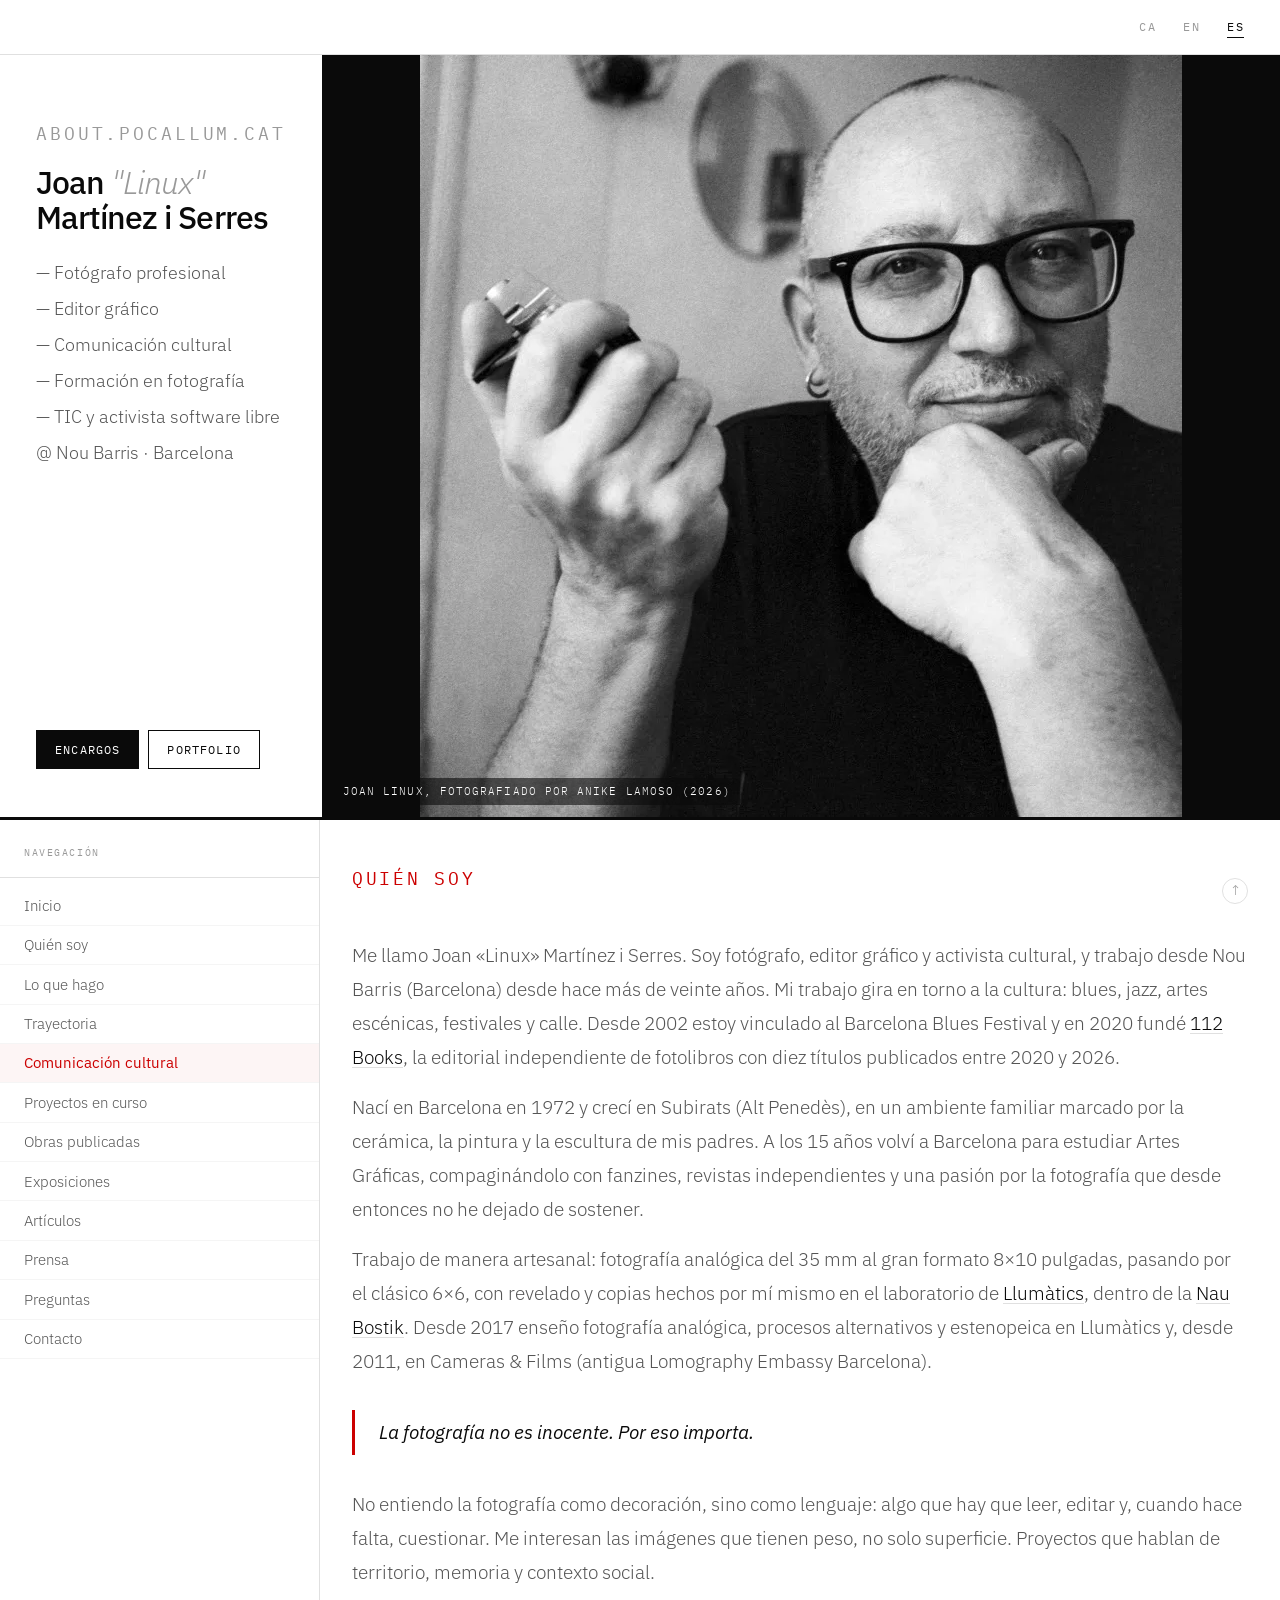
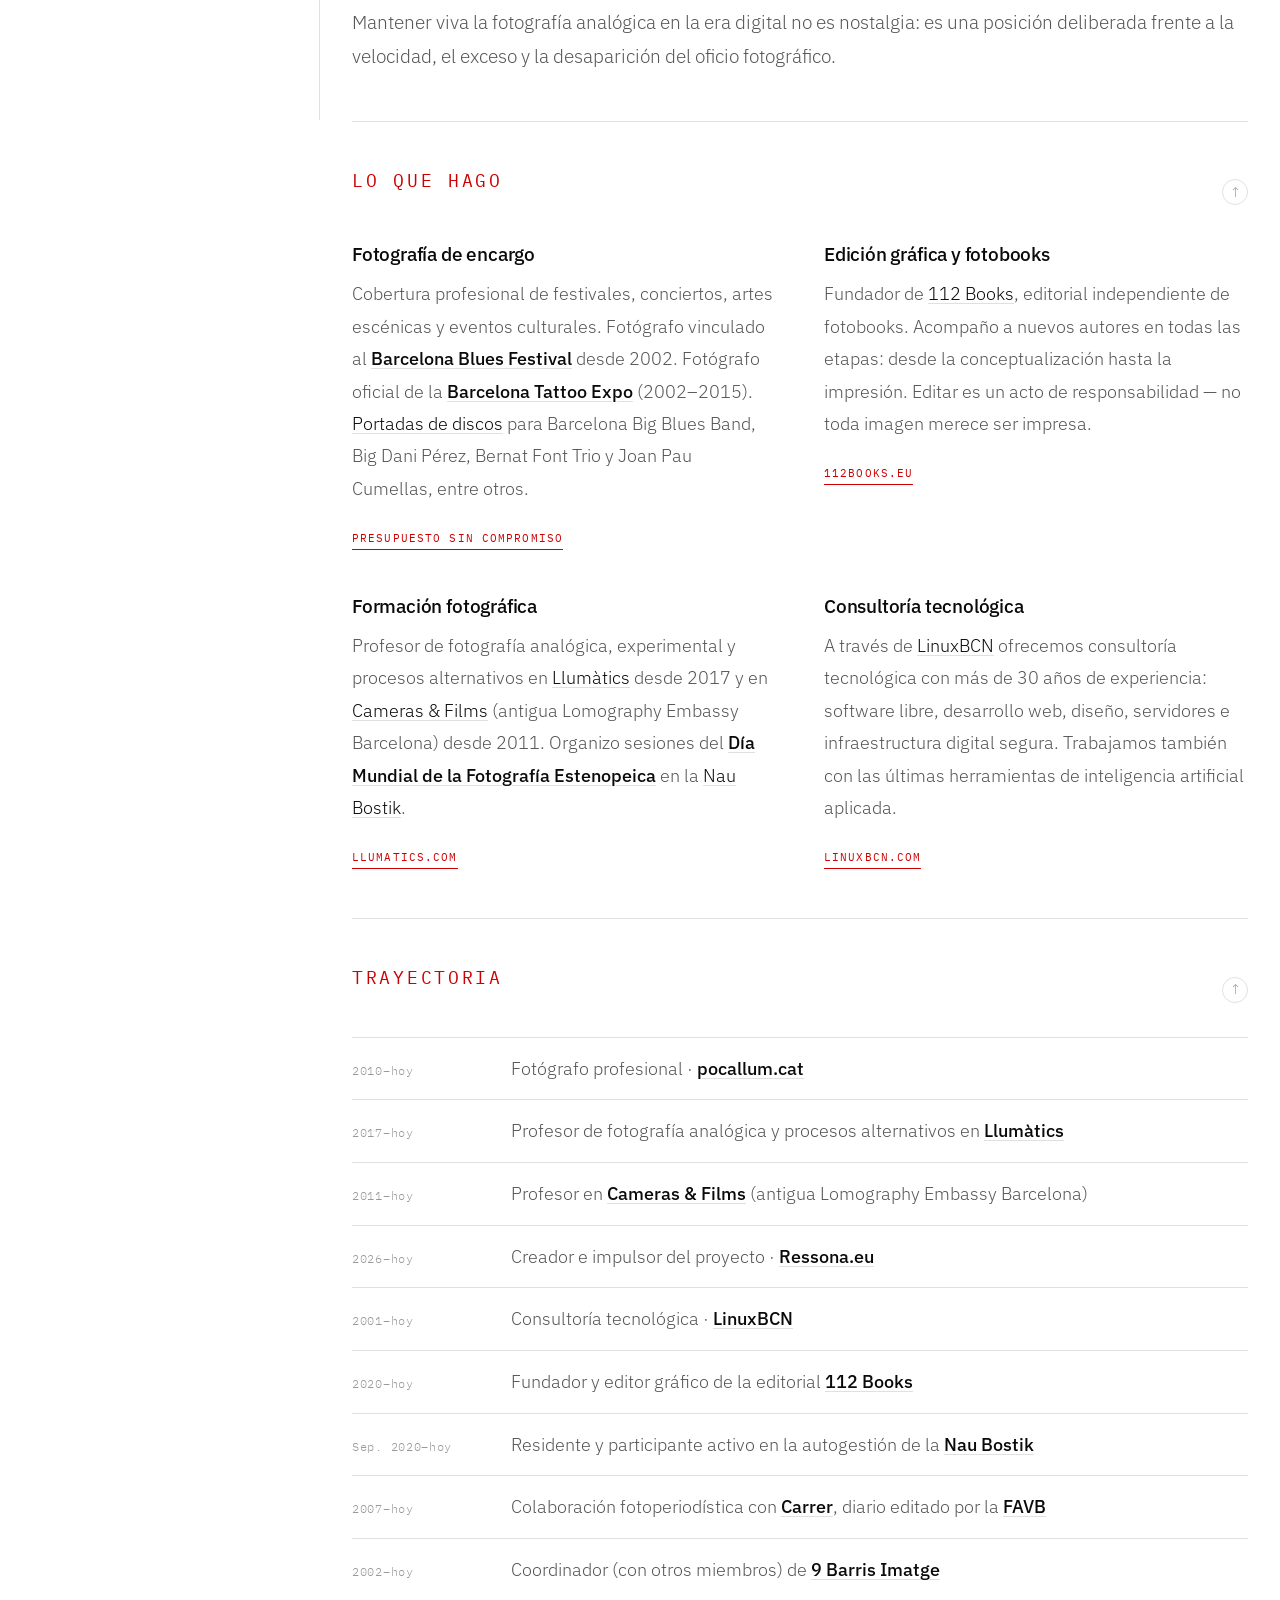
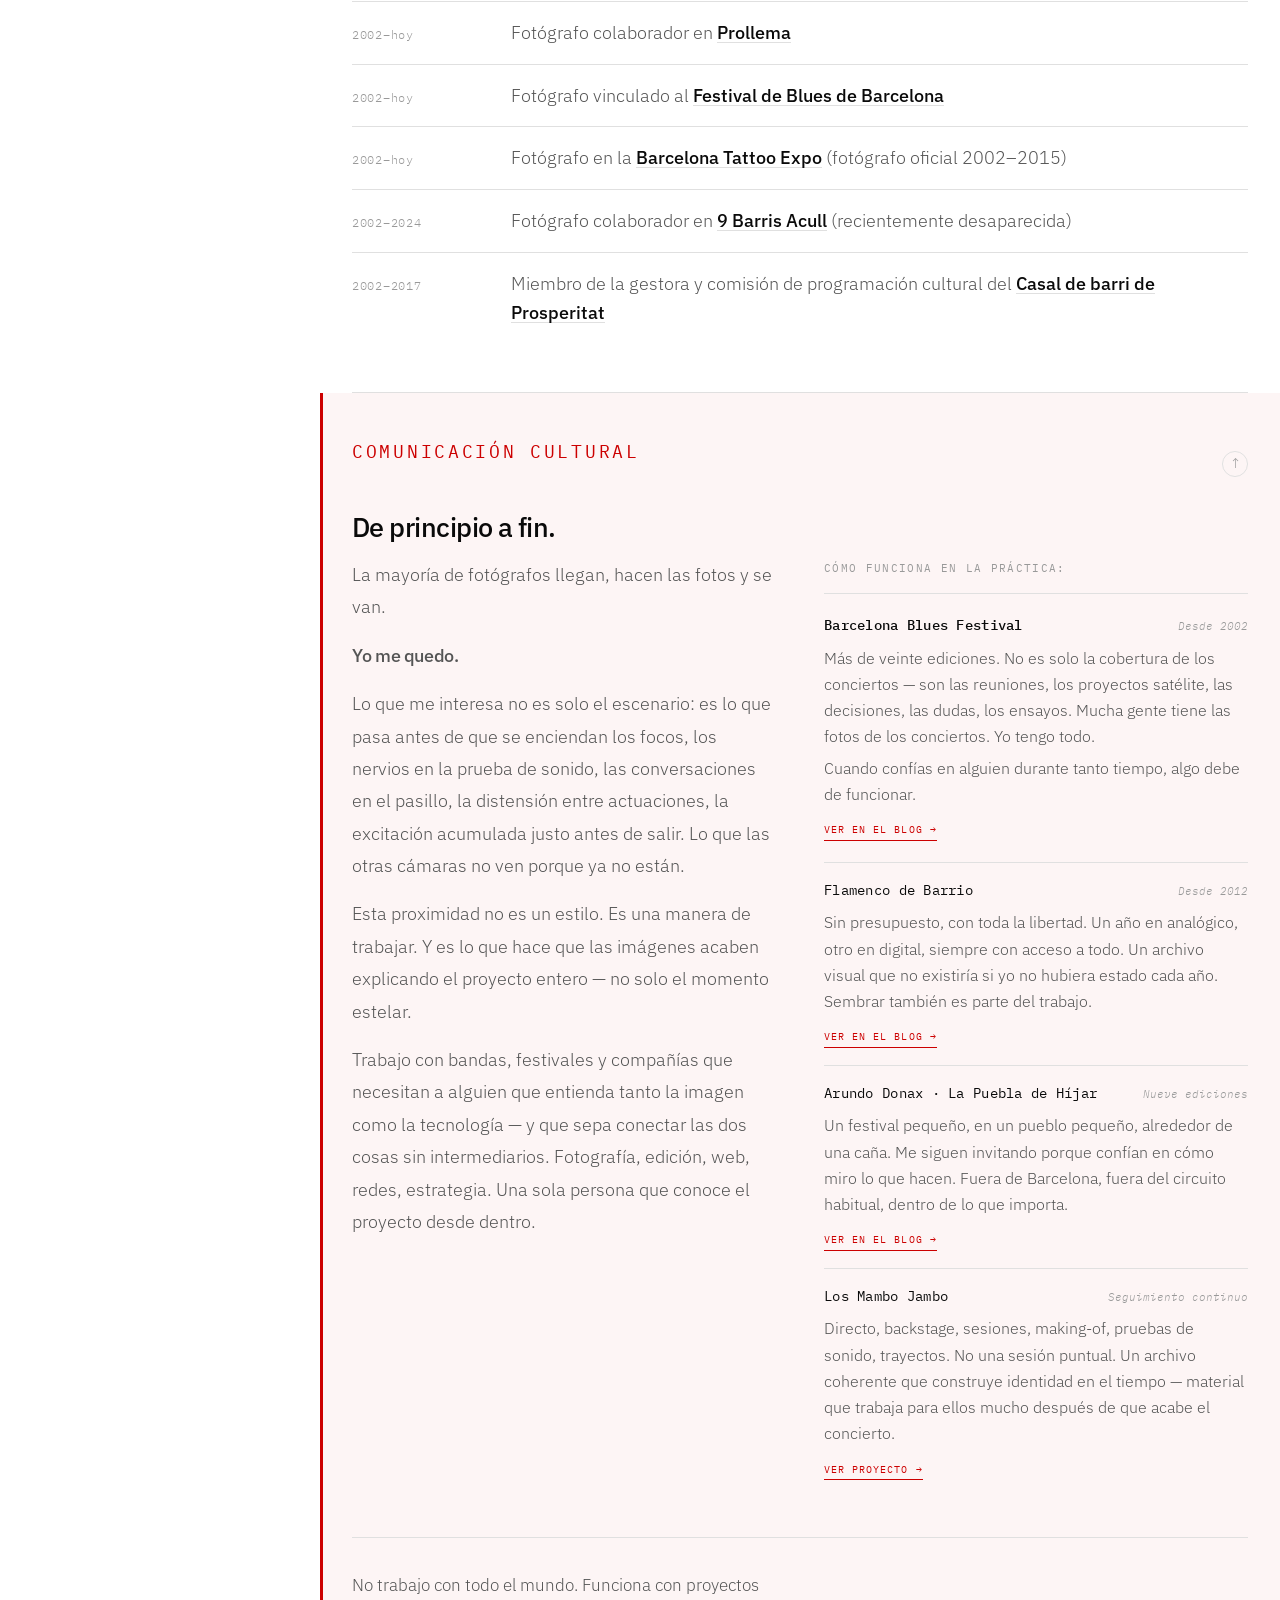
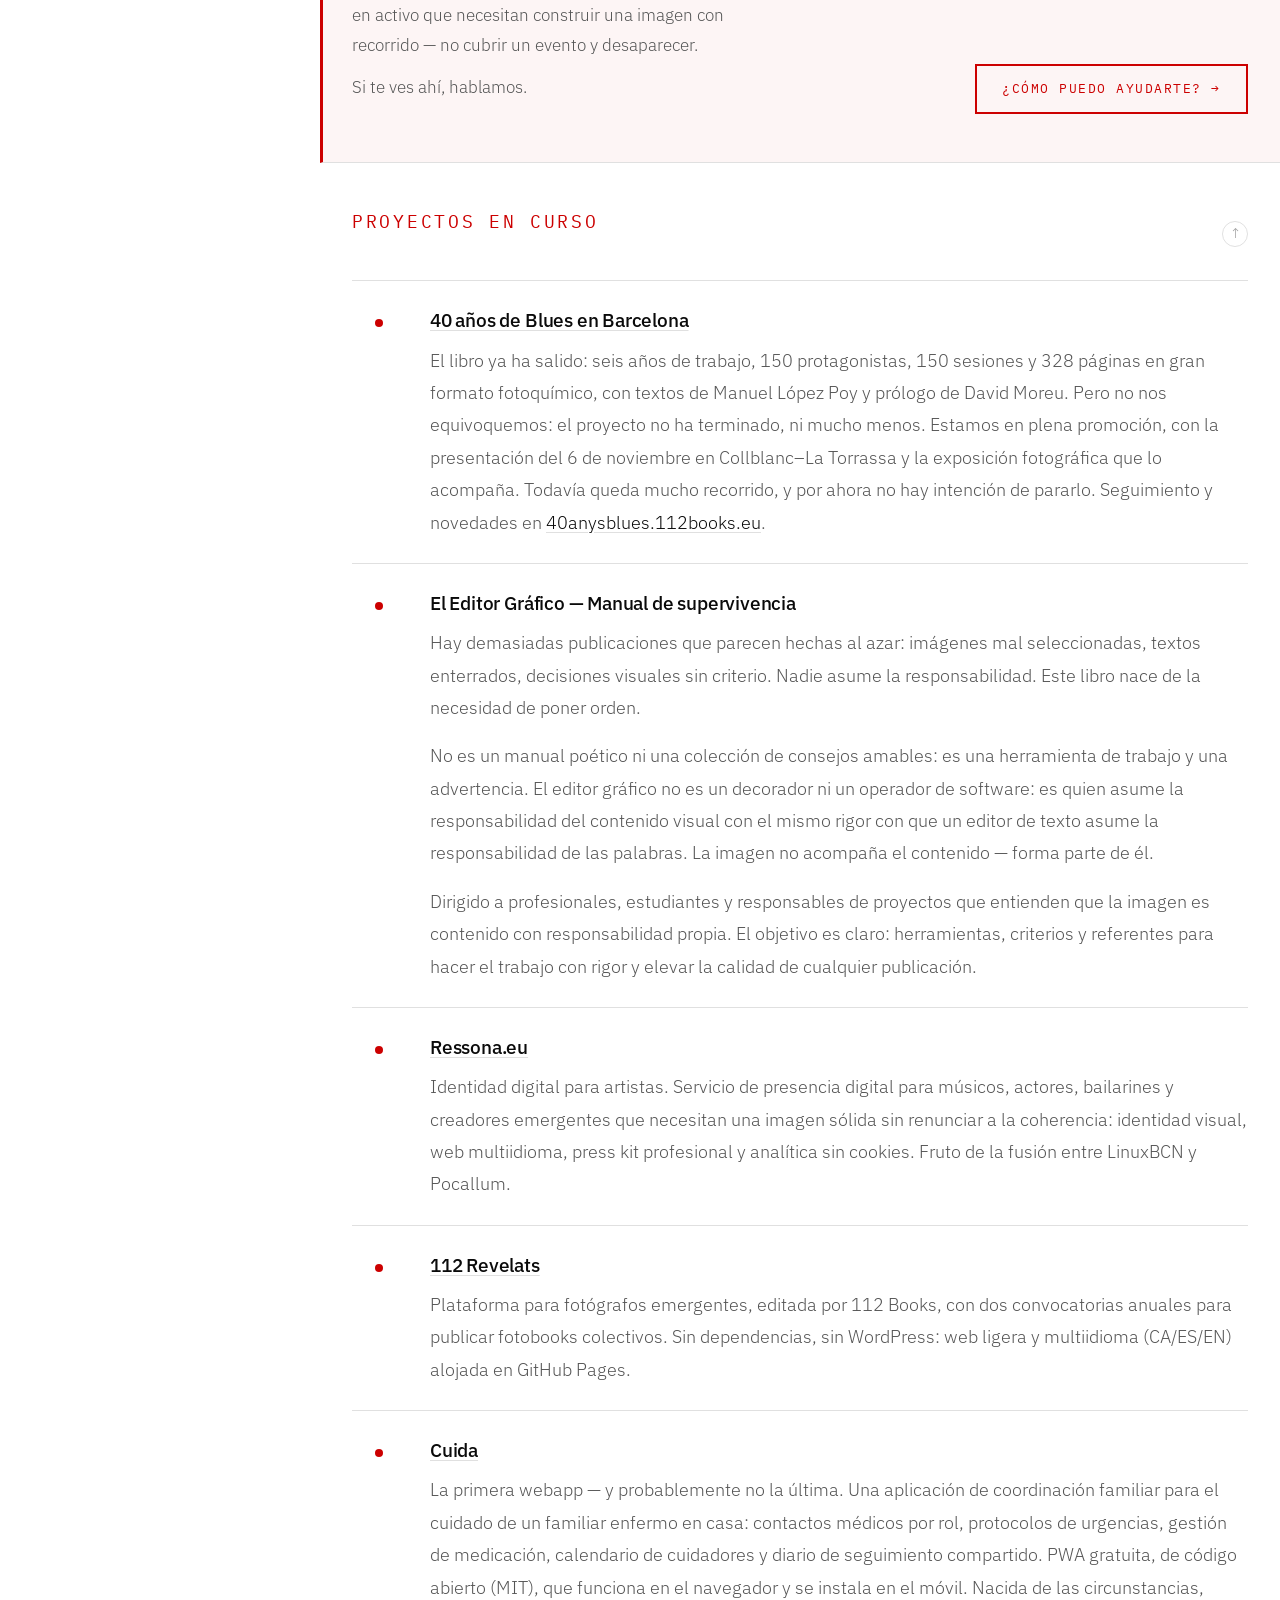
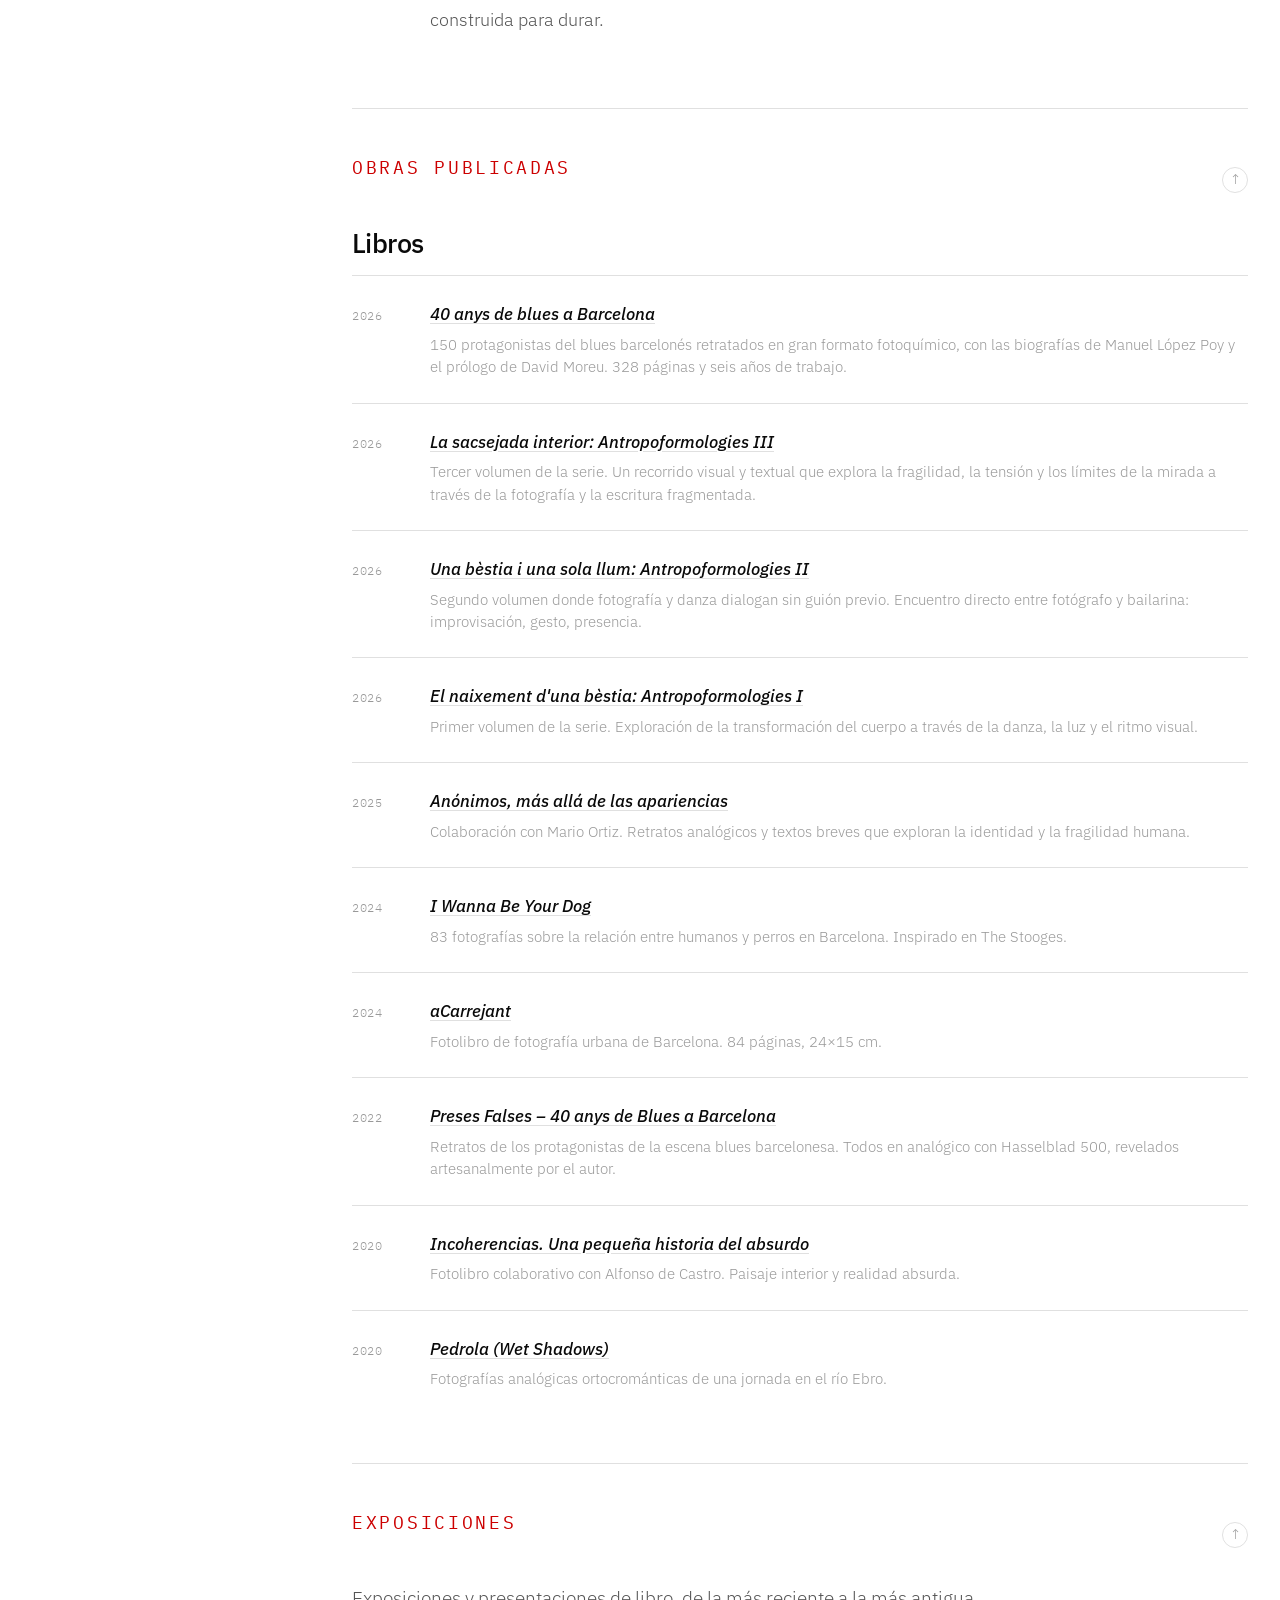
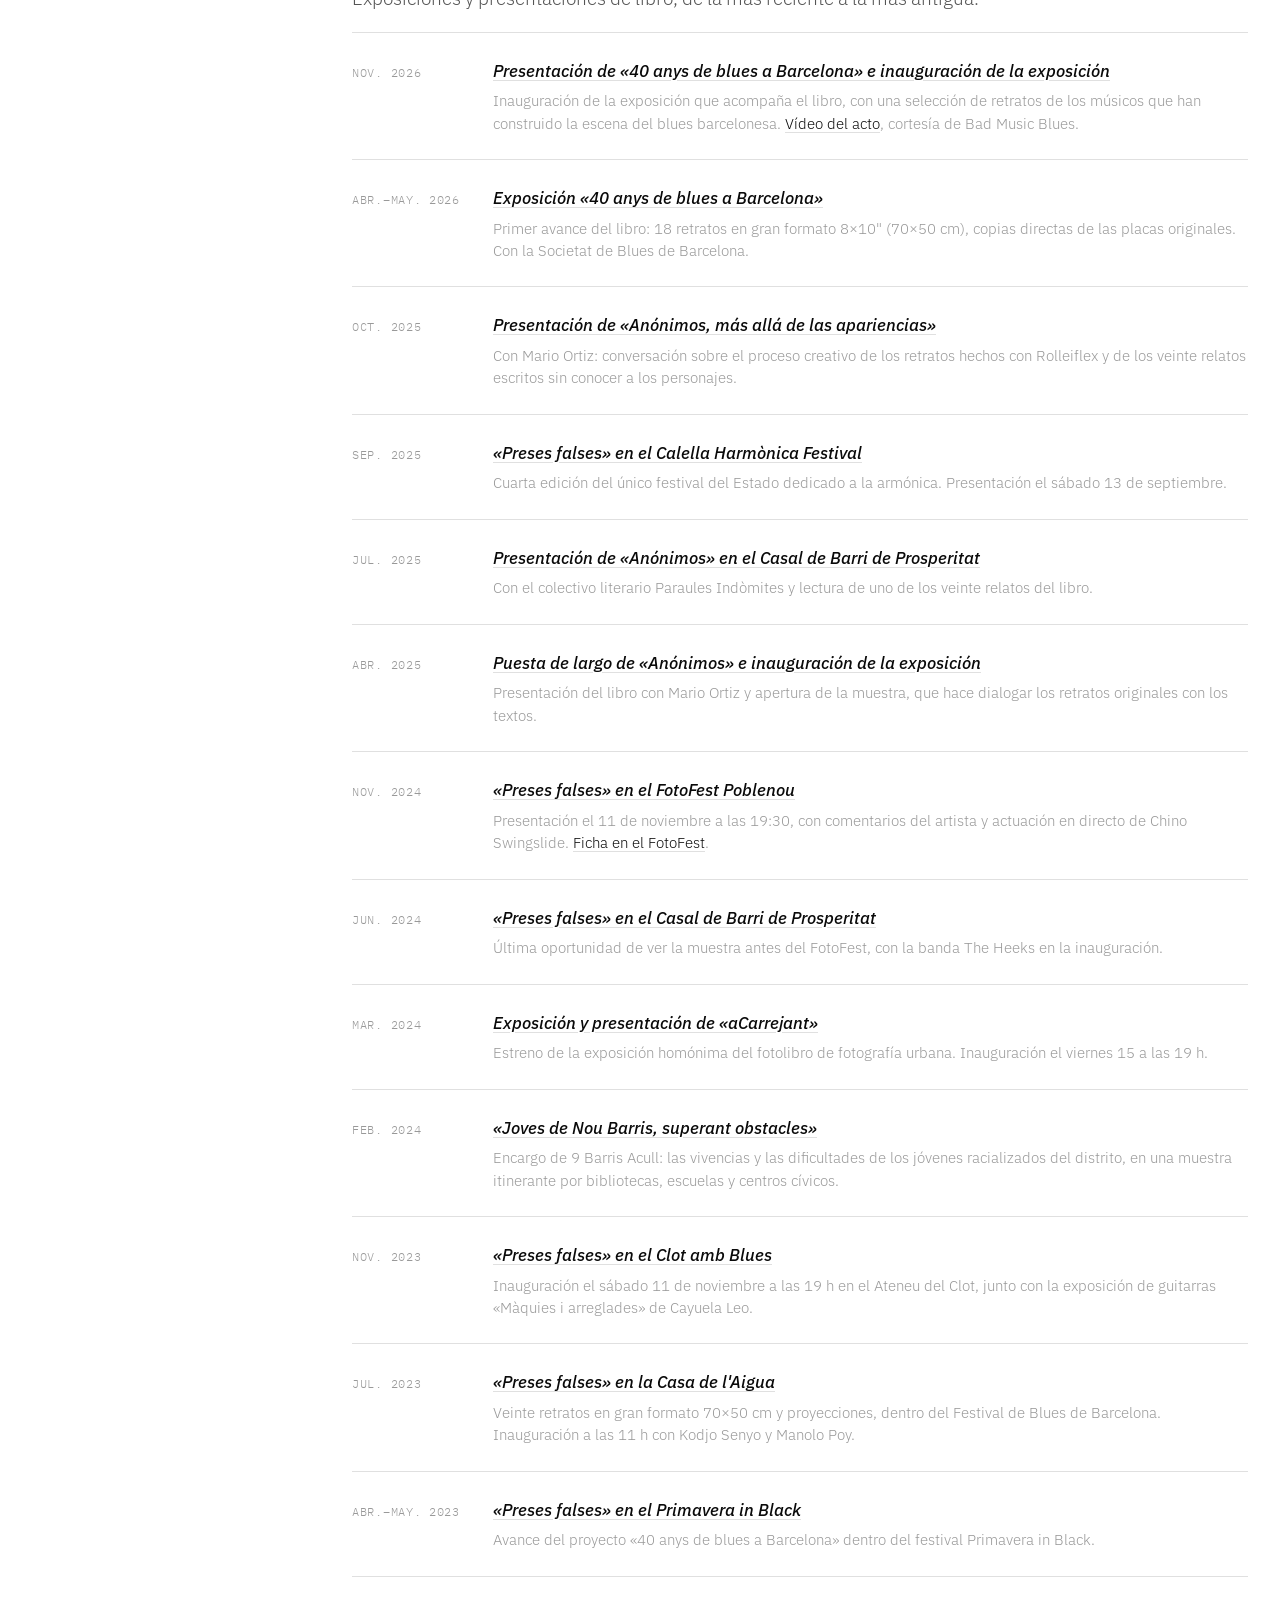
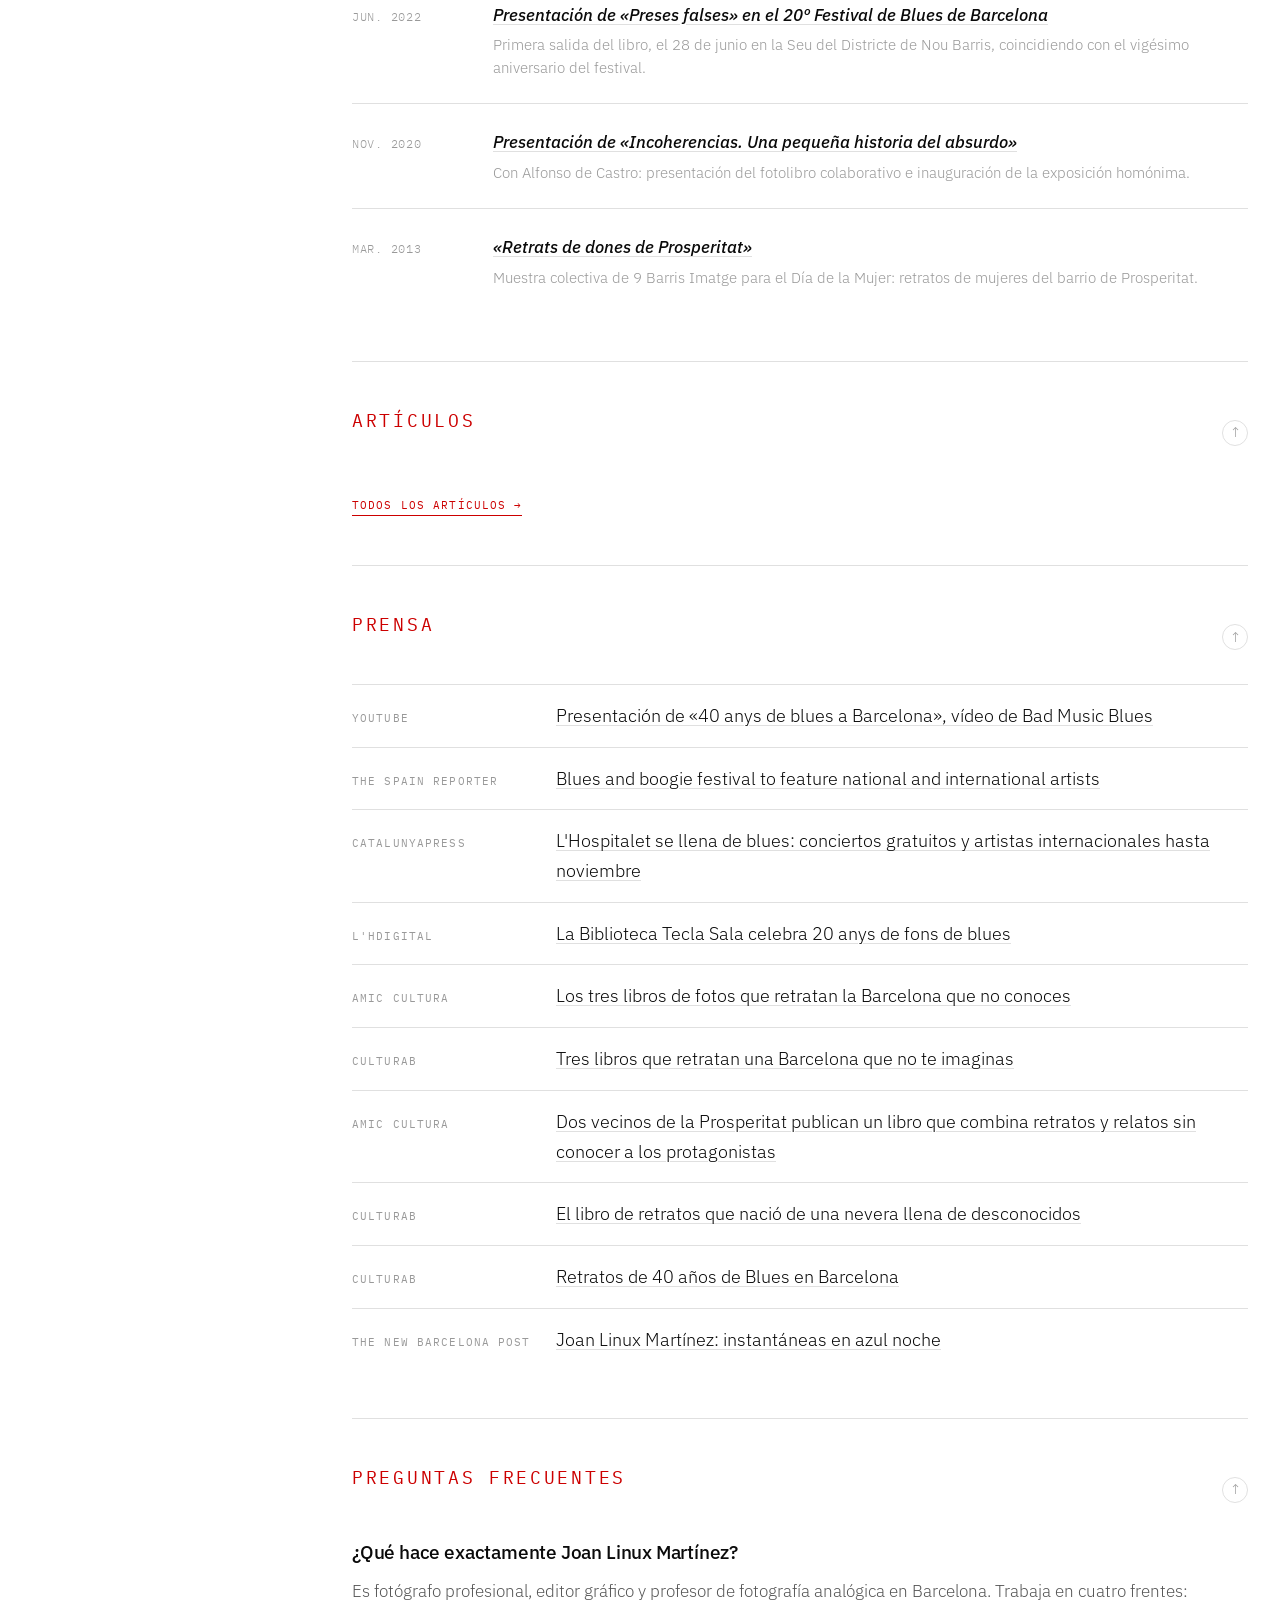
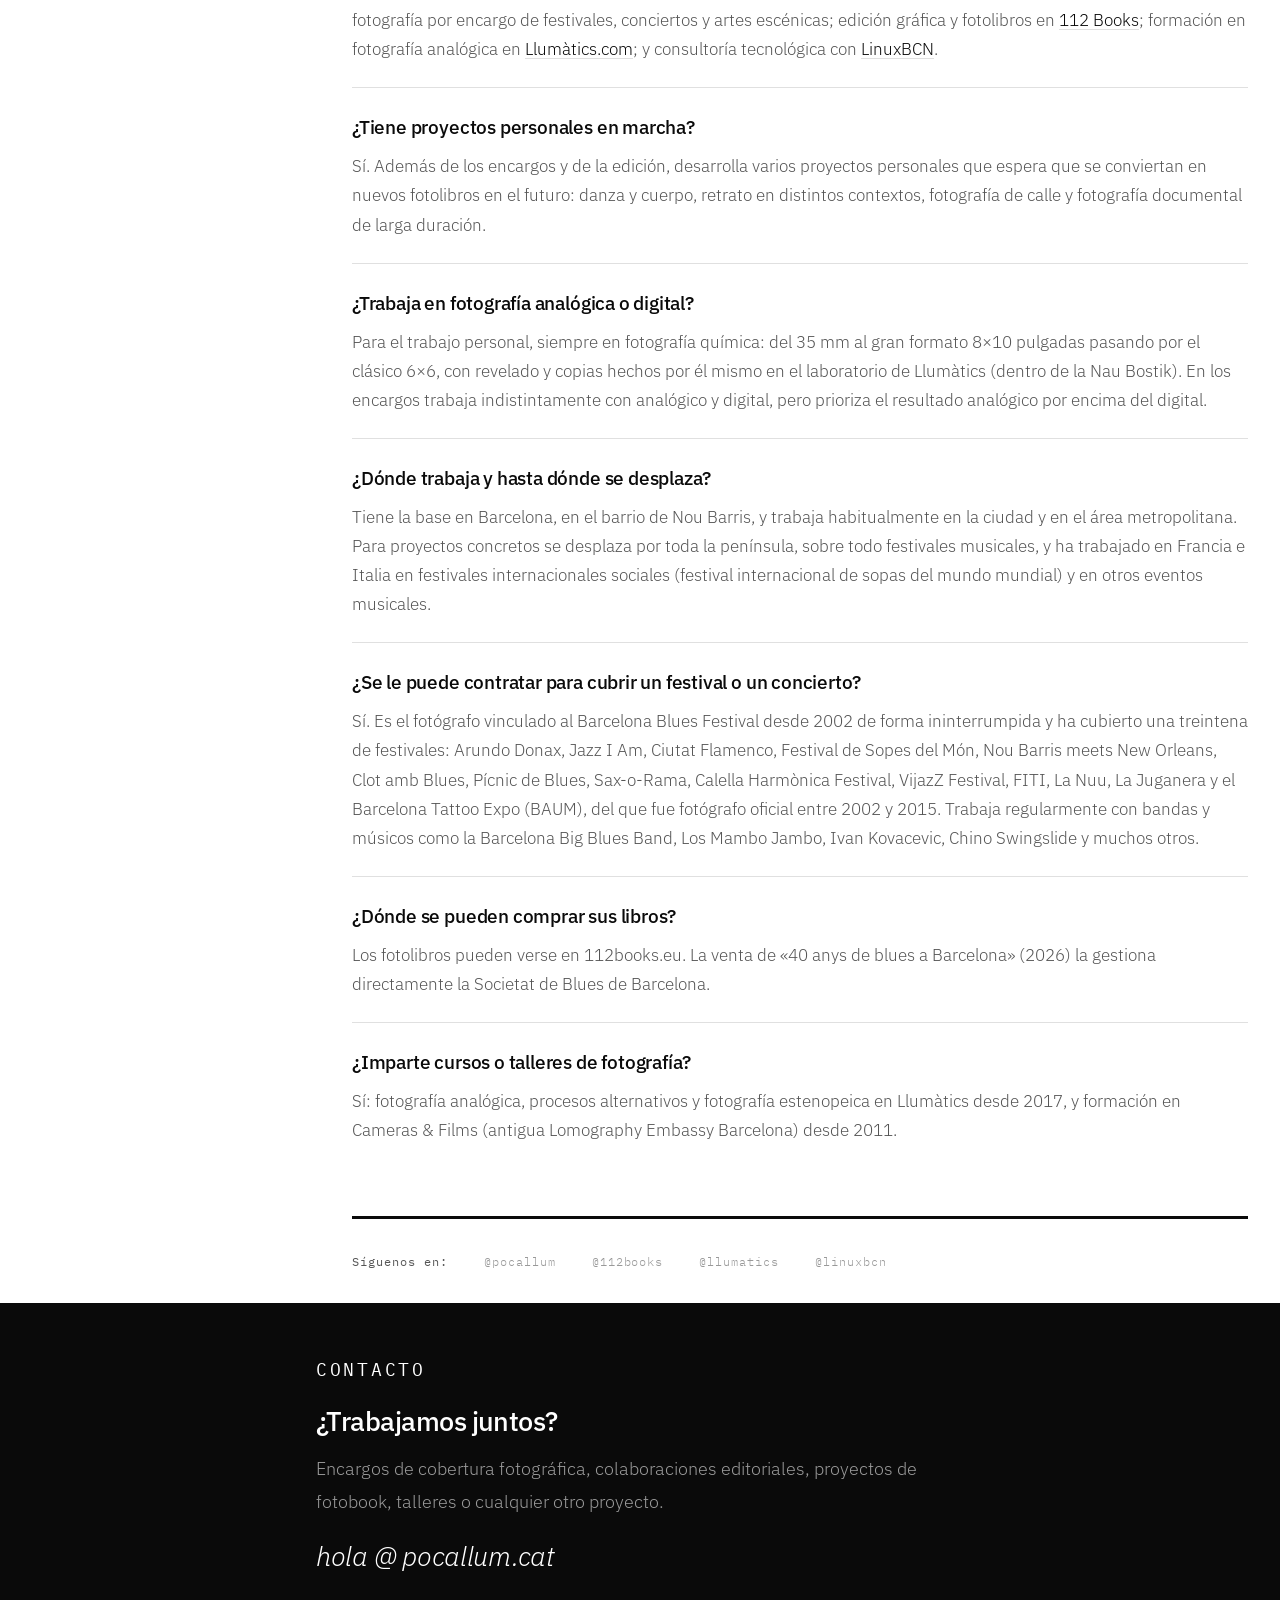
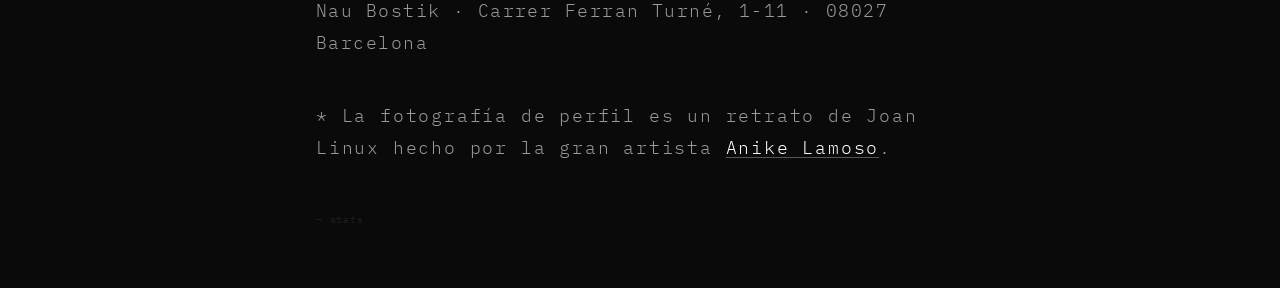
<file: es/index.html>
<!DOCTYPE html>
<html lang="es">
<head>
  <meta charset="UTF-8">
  <meta name="viewport" content="width=device-width, initial-scale=1.0">
  <title>Joan Linux Martínez · Fotógrafo profesional · Barcelona</title>
  <link rel="icon" href="/favicon.ico" sizes="32x32" type="image/x-icon">
  <link rel="canonical" href="https://about.pocallum.cat/es/">
  <meta name="description" content="Fotógrafo profesional en Barcelona especializado en festivales, conciertos y artes escénicas. Editor gráfico y fundador de 112 Books. Encargos: hola@pocallum.cat">
  <meta name="author" content="Joan Linux Martínez i Serres">
  <meta name="robots" content="index, follow, max-image-preview:large, max-snippet:-1, max-video-preview:-1">
  <meta property="og:type" content="profile">
  <meta property="og:site_name" content="Joan Linux Martínez">
  <meta property="og:title" content="Joan Linux Martínez · Fotógrafo profesional · Barcelona">
  <meta property="og:description" content="Fotógrafo profesional especializado en cultura, música en vivo y artes escénicas en Barcelona.">
  <meta property="og:url" content="https://about.pocallum.cat/es/">
  <meta property="og:image" content="https://about.pocallum.cat/img/og-1200x630.jpg">
  <meta property="og:image:width" content="1200">
  <meta property="og:image:height" content="630">
  <meta property="og:image:type" content="image/jpeg">
  <meta property="og:image:alt" content="Joan Linux fotografiado por Anike en 2026">
  <meta property="og:locale" content="es_ES">
  <meta property="og:locale:alternate" content="ca_ES">
  <meta property="og:locale:alternate" content="en_US">
  <meta property="profile:first_name" content="Joan Linux">
  <meta property="profile:last_name" content="Martínez i Serres">
  <meta property="profile:username" content="pocallum">
  <meta name="twitter:card" content="summary_large_image">
  <meta name="twitter:title" content="Joan Linux Martínez · Fotógrafo profesional · Barcelona">
  <meta name="twitter:description" content="Fotógrafo profesional especializado en cultura, música en vivo y artes escénicas en Barcelona.">
  <meta name="twitter:image" content="https://about.pocallum.cat/img/og-1200x630.jpg">
  <meta name="twitter:image:alt" content="Joan Linux fotografiado por Anike en 2026">
  <link rel="alternate" hreflang="x-default" href="https://about.pocallum.cat/">
  <link rel="alternate" hreflang="ca" href="https://about.pocallum.cat/">
  <link rel="alternate" hreflang="en" href="https://about.pocallum.cat/en/">
  <link rel="alternate" hreflang="es" href="https://about.pocallum.cat/es/">
  <link rel="alternate" type="application/rss+xml" title="Articles · blog.pocallum.cat" href="https://blog.pocallum.cat/feed/">
  <meta name="theme-color" content="#0a0a0a">
  <link rel="preload" as="image" href="../img/2026-29-Joan-Linux-by-Anike.webp" type="image/webp" fetchpriority="high">
  <link rel="preconnect" href="https://fonts.googleapis.com">
  <link rel="preconnect" href="https://fonts.gstatic.com" crossorigin>
  <link href="https://fonts.googleapis.com/css2?family=IBM+Plex+Sans:ital,wght@0,300;0,400;0,500;1,300;1,400&family=IBM+Plex+Mono:wght@300;400&display=swap" rel="stylesheet">
  <link rel="stylesheet" href="../css/style.css?v=20261118o">
  <script type="application/ld+json">
  {
    "@context": "https://schema.org",
    "@graph": [
      {
        "@type": "Person",
        "@id": "https://about.pocallum.cat/#person",
        "name": "Joan Linux Martínez i Serres",
        "alternateName": ["Joan Linux Martínez", "Joan Linux", "pocallum"],
        "url": "https://about.pocallum.cat/",
        "image": {
          "@type": "ImageObject",
          "@id": "https://about.pocallum.cat/#photo",
          "url": "https://about.pocallum.cat/img/2026-29-Joan-Linux-by-Anike.jpg",
          "contentUrl": "https://about.pocallum.cat/img/2026-29-Joan-Linux-by-Anike.jpg",
          "width": 762,
          "height": 762,
          "caption": "Joan Linux fotografiado por Anike en 2026",
          "creator": { "@type": "Person", "name": "Anike Lamoso", "sameAs": "https://www.instagram.com/fotosdeanike/" }
        },
        "jobTitle": ["Fotógrafo profesional", "Editor gráfico", "Profesor de fotografía analógica"],
        "description": "Fotógrafo profesional en Barcelona especializado en festivales, conciertos y artes escénicas. Fundador de 112 Books (2020), editorial independiente de fotobooks con diez títulos publicados. Fotógrafo vinculado al Barcelona Blues Festival desde 2002. Profesor de fotografía analógica en Llumàtics desde 2017.",
        "email": "hola@pocallum.cat",
        "nationality": { "@type": "Country", "name": "Spain" },
        "birthDate": "1972",
        "birthPlace": { "@type": "Place", "name": "Barcelona" },
        "address": {
          "@type": "PostalAddress",
          "streetAddress": "Carrer Ferran Turné, 1-11",
          "postalCode": "08027",
          "addressLocality": "Barcelona",
          "addressRegion": "Cataluña",
          "addressCountry": "ES"
        },
        "hasOccupation": [
          {
            "@type": "Occupation",
            "name": "Fotógrafo profesional",
            "occupationLocation": { "@type": "City", "name": "Barcelona" },
            "skills": "Fotografía analógica, fotografía de festivales, retrato, gran formato"
          },
          {
            "@type": "Occupation",
            "name": "Editor gráfico y editorial de fotobooks",
            "occupationLocation": { "@type": "City", "name": "Barcelona" },
            "skills": "Diseño editorial, fotobooks, 112 Books"
          },
          {
            "@type": "Occupation",
            "name": "Profesor de fotografía analógica",
            "occupationLocation": { "@type": "City", "name": "Barcelona" },
            "skills": "Fotografía analógica, procesos alternativos, estenopeica"
          }
        ],
        "worksFor": [
          {
            "@type": "Organization",
            "@id": "https://112books.eu/#org",
            "name": "112 Books",
            "url": "https://112books.eu"
          },
          {
            "@type": "Organization",
            "@id": "https://linuxbcn.com/#org",
            "name": "LinuxBCN",
            "url": "https://linuxbcn.com"
          },
          {
            "@type": "Organization",
            "@id": "https://llumatics.com/#org",
            "name": "Llumàtics",
            "url": "https://llumatics.com"
          }
        ],
        "knowsAbout": [
          "Fotografía analógica",
          "Fotografía de festivales",
          "Retrato fotográfico",
          "Gran formato fotográfico",
          "Edición de fotobooks",
          "Artes escénicas",
          "Blues y jazz",
          "Software libre",
          "Procesos alternativos fotográficos",
          "Fotografía estenopeica",
          "Fotografía urbana",
          "Activismo cultural",
          "Identidad digital para artistas",
          "Consultoría tecnológica"
        ],
        "knowsLanguage": ["ca", "es", "en"],
        "hasOfferCatalog": { "@type": "OfferCatalog", "name": "Serveis professionals", "itemListElement": [{ "@type": "Offer", "itemOffered": { "@type": "Service", "name": "Fotografía por encargo", "description": "Cobertura profesional de festivales, conciertos, artes escénicas y eventos culturales en Barcelona.", "areaServed": { "@type": "City", "name": "Barcelona" }, "provider": { "@id": "https://about.pocallum.cat/#person" } } }, { "@type": "Offer", "itemOffered": { "@type": "Service", "name": "Edición gráfica y fotolibros", "description": "Acompañamiento de autores en la creación de fotolibros: selección, diseño, maquetación y producción con 112 Books.", "areaServed": { "@type": "City", "name": "Barcelona" }, "provider": { "@id": "https://about.pocallum.cat/#person" } } }, { "@type": "Offer", "itemOffered": { "@type": "Service", "name": "Formación en fotografía analógica", "description": "Cursos y talleres de fotografía analógica, procesos alternativos y fotografía estenopeica.", "areaServed": { "@type": "City", "name": "Barcelona" }, "provider": { "@id": "https://about.pocallum.cat/#person" } } }, { "@type": "Offer", "itemOffered": { "@type": "Service", "name": "Consultoría tecnológica", "description": "Consultoría en software libre, desarrollo web e infraestructura con LinuxBCN.", "areaServed": { "@type": "City", "name": "Barcelona" }, "provider": { "@id": "https://about.pocallum.cat/#person" } } }] },
        "sameAs": [
          "https://pocallum.cat",
          "https://www.instagram.com/pocallum/",
          "https://www.instagram.com/112books.eu/",
          "https://112books.eu",
          "https://linuxbcn.com",
          "https://ressona.eu",
          "https://blog.pocallum.cat"
        ],
        "memberOf": [
          { "@type": "Organization", "name": "Nau Bostik", "url": "https://naubostik.com" },
          { "@type": "Organization", "name": "9 Barris Imatge", "url": "https://9barrisimatge.org" }
        ],
        "subjectOf": [
          { "@type": "WebPage", "url": "https://culturab.cat/noticies/barri-prosperitat-tenim-escenes-blues-mes-importants-europa/", "name": "Retrats de 40 anys de Blues a Barcelona", "inLanguage": "ca" },
          { "@type": "WebPage", "url": "https://culturab.cat/noticies/tres-llibres-retraten-barcelona-no-timagines/", "name": "Tres llibres que retraten una Barcelona que no t'imagines", "inLanguage": "ca" },
          { "@type": "WebPage", "url": "https://culturab.cat/noticies/llibre-retrats-neixer-nevera-plena-desconeguts/", "name": "El llibre de retrats que va néixer d'una nevera plena de desconeguts", "inLanguage": "ca" },
          { "@type": "WebPage", "url": "https://www.thenewbarcelonapost.com/joan-linux-martinez-instantaneas-en-azul-noche/", "name": "Joan Linux Martínez: instantànies en blau nit", "inLanguage": "ca" },
          { "@type": "WebPage", "url": "https://lhdigital.cat/noticies/la-biblioteca-tecla-sala-celebra-20-anys-de-fons-de-blues/", "name": "La Biblioteca Tecla Sala celebra 20 anys de fons de blues", "inLanguage": "ca" },
          { "@type": "WebPage", "url": "https://www.thespainreporter.com/noticias/blues-and-boogie-festival-to-feature-national-and-international-artists", "name": "Blues and boogie festival to feature national and international artists", "inLanguage": "en" },
          { "@type": "WebPage", "url": "https://www.catalunyapress.es/articulo/cultura/2026-10-20/6059313-lhospitalet-llena-blues-conciertos-gratuitos-artistas-internacionales-hasta-noviembre", "name": "L'Hospitalet se llena de blues: conciertos gratuitos y artistas internacionales hasta noviembre", "inLanguage": "es" },
          { "@type": "WebPage", "url": "https://www.amiccultura.cat/es/noticia/tres-libros-fotos-retratan-barcelona-no-conoces_473_102.html", "name": "Los tres libros de fotos que retratan la Barcelona que no conoces", "inLanguage": "es" },
          { "@type": "WebPage", "url": "https://www.amiccultura.cat/es/noticia/dos-vecinos-prosperitat-publican-libro-combina-retratos-relatos-sin-conocer-protagonistas_193_102.html", "name": "Dos vecinos de la Prosperitat publican un libro que combina retratos y relatos sin conocer a los protagonistas", "inLanguage": "es" }
        ],
        "contactPoint": {
          "@type": "ContactPoint",
          "email": "hola@pocallum.cat",
          "contactType": "commissions"
        }
      },
      {
        "@type": "WebSite",
        "@id": "https://about.pocallum.cat/es/#website",
        "url": "https://about.pocallum.cat/es/",
        "name": "Joan Linux Martínez · Fotógrafo profesional · Barcelona",
        "inLanguage": "es",
        "author": { "@id": "https://about.pocallum.cat/#person" },
        "about": { "@id": "https://about.pocallum.cat/#person" }
      },
      {
        "@type": "ProfilePage",
        "@id": "https://about.pocallum.cat/es/#webpage",
        "url": "https://about.pocallum.cat/es/",
        "name": "Joan Linux Martínez · Fotógrafo profesional · Barcelona",
        "isPartOf": { "@id": "https://about.pocallum.cat/#website" },
        "about": { "@id": "https://about.pocallum.cat/#person" },
        "mainEntity": { "@id": "https://about.pocallum.cat/#person" },
        "inLanguage": "es",
        "dateModified": "2026-11-18",
        "primaryImageOfPage": { "@id": "https://about.pocallum.cat/#photo" }
      },
      {
        "@type": "ProfessionalService",
        "@id": "https://about.pocallum.cat/#service",
        "name": "Joan Linux · Fotografia professional",
        "url": "https://about.pocallum.cat/",
        "image": "https://about.pocallum.cat/img/2026-29-Joan-Linux-by-Anike.jpg",
        "provider": { "@id": "https://about.pocallum.cat/#person" },
        "address": {
          "@type": "PostalAddress",
          "streetAddress": "Carrer Ferran Turné, 1-11",
          "postalCode": "08027",
          "addressLocality": "Barcelona",
          "addressRegion": "Catalunya",
          "addressCountry": "ES"
        },
        "areaServed": [
          { "@type": "City", "name": "Barcelona" },
          { "@type": "AdministrativeArea", "name": "Àrea Metropolitana de Barcelona" }
        ],
        "availableLanguage": ["ca", "es", "en"]
      },
      {
        "@type": "ItemList",
        "@id": "https://about.pocallum.cat/#books",
        "name": "Obras publicadas — Joan Linux Martínez",
        "numberOfItems": 10,
        "itemListElement": [
          { "@type": "ListItem", "position": 1, "item": { "@type": "Book", "@id": "https://www.112books.eu/product/40-anys-de-blues-a-barcelona/#book", "name": "40 anys de blues a Barcelona", "author": { "@id": "https://about.pocallum.cat/#person" }, "contributor": [{ "@type": "Person", "name": "Manuel López Poy", "description": "textos" }, { "@type": "Person", "name": "David Moreu", "description": "prólogo" }], "publisher": { "@id": "https://112books.eu/#org" }, "datePublished": "2026", "inLanguage": "ca", "isbn": "978-84-122960-3-7", "numberOfPages": 328, "about": "Retratos de los 150 protagonistas de la escena del blues en Barcelona, en fotografía analógica de gran formato.", "image": "https://www.112books.eu/wp-content/uploads/2026/10/40-anys-de-blues-a-barcelona.png", "url": "https://www.112books.eu/product/40-anys-de-blues-a-barcelona/" } },
          { "@type": "ListItem", "position": 2, "item": { "@type": "Book", "name": "La sacsejada interior: Antropoformologies III", "author": { "@id": "https://about.pocallum.cat/#person" }, "publisher": { "@id": "https://112books.eu/#org" }, "datePublished": "2026", "url": "https://www.112books.eu/producte/la-sacsejada-interior-antropoformologies-iii/" } },
          { "@type": "ListItem", "position": 3, "item": { "@type": "Book", "name": "Una bèstia i una sola llum: Antropoformologies II", "author": { "@id": "https://about.pocallum.cat/#person" }, "publisher": { "@id": "https://112books.eu/#org" }, "datePublished": "2026", "url": "https://www.112books.eu/producte/una-bestia-i-una-sola-llum-antropoformologies-ii/" } },
          { "@type": "ListItem", "position": 4, "item": { "@type": "Book", "name": "El naixement d'una bèstia: Antropoformologies I", "author": { "@id": "https://about.pocallum.cat/#person" }, "publisher": { "@id": "https://112books.eu/#org" }, "datePublished": "2026", "url": "https://www.112books.eu/producte/el-naixement-duna-bestia-antropoformologies-i/" } },
          { "@type": "ListItem", "position": 5, "item": { "@type": "Book", "name": "Anónimos, más allá de las apariencias", "author": { "@id": "https://about.pocallum.cat/#person" }, "publisher": { "@id": "https://112books.eu/#org" }, "datePublished": "2025", "url": "https://www.112books.eu/producte/anonimos-mas-alla-de-las-apariencias/" } },
          { "@type": "ListItem", "position": 6, "item": { "@type": "Book", "name": "I Wanna Be Your Dog", "author": { "@id": "https://about.pocallum.cat/#person" }, "publisher": { "@id": "https://112books.eu/#org" }, "datePublished": "2024", "url": "https://www.112books.eu/producte/i-wanna-be-your-dog/" } },
          { "@type": "ListItem", "position": 7, "item": { "@type": "Book", "name": "aCarrejant", "author": { "@id": "https://about.pocallum.cat/#person" }, "publisher": { "@id": "https://112books.eu/#org" }, "datePublished": "2024", "url": "https://www.112books.eu/producte/acarrejant-de-joan-linux/" } },
          { "@type": "ListItem", "position": 8, "item": { "@type": "Book", "name": "Preses Falses – 40 anys de Blues a Barcelona", "author": { "@id": "https://about.pocallum.cat/#person" }, "publisher": { "@id": "https://112books.eu/#org" }, "datePublished": "2022", "url": "https://www.112books.eu/producte/preses-falses-40-anys-de-blues-a-barcelona/" } },
          { "@type": "ListItem", "position": 9, "item": { "@type": "Book", "name": "Incoherencias. Una pequeña historia del absurdo", "author": { "@id": "https://about.pocallum.cat/#person" }, "publisher": { "@id": "https://112books.eu/#org" }, "datePublished": "2020", "url": "https://www.112books.eu/producte/incoherencias-una-pequena-historia-del-absurdo/" } },
          { "@type": "ListItem", "position": 10, "item": { "@type": "Book", "name": "Pedrola (Wet Shadows)", "author": { "@id": "https://about.pocallum.cat/#person" }, "publisher": { "@id": "https://112books.eu/#org" }, "datePublished": "2020", "url": "https://www.112books.eu/producte/pedrola/" } }
        ]
      },
      {
        "@type": "ItemList",
        "@id": "https://about.pocallum.cat/#exposiciones",
        "name": "Exposiciones — Joan Linux Martínez",
        "numberOfItems": 16,
        "itemListElement": [
          { "@type": "ListItem", "position": 1, "item": { "@type": "ExhibitionEvent", "name": "Presentación de «40 anys de blues a Barcelona» e inauguración de la exposición", "startDate": "2026-11-06", "location": { "@type": "Place", "name": "Centre Cultural Collblanc – La Torrassa", "address": { "@type": "PostalAddress", "addressLocality": "L'Hospitalet de Llobregat", "addressCountry": "ES" } }, "url": "https://www.112books.eu/presentacio-del-llibre-40-anys-de-blues-a-barcelona-i-exposicio-fotografica/", "inLanguage": "es" } },
          { "@type": "ListItem", "position": 2, "item": { "@type": "ExhibitionEvent", "name": "Exposición «40 anys de blues a Barcelona»", "startDate": "2026-04-22", "endDate": "2026-05-14", "location": { "@type": "Place", "name": "Biblioteca Tecla Sala", "address": { "@type": "PostalAddress", "addressLocality": "L'Hospitalet de Llobregat", "addressCountry": "ES" } }, "url": "https://www.112books.eu/exposicio-40-anys-de-blues-a-barcelona/", "inLanguage": "es" } },
          { "@type": "ListItem", "position": 3, "item": { "@type": "ExhibitionEvent", "name": "Presentación de «Anónimos, más allá de las apariencias»", "startDate": "2025-10-14", "location": { "@type": "Place", "name": "Centre Cívic Pati Llimona (Sala Joan Maragall)", "address": { "@type": "PostalAddress", "addressLocality": "Barcelona", "addressCountry": "ES" } }, "url": "https://www.112books.eu/entre-la-llum-i-la-pell-anonimos-al-pati-llimona/", "inLanguage": "es" } },
          { "@type": "ListItem", "position": 4, "item": { "@type": "ExhibitionEvent", "name": "«Preses falses» en el Calella Harmònica Festival", "startDate": "2025-09-11", "endDate": "2025-09-14", "location": { "@type": "Place", "name": "Carpa del festival, platja de Garbí", "address": { "@type": "PostalAddress", "addressLocality": "Calella", "addressCountry": "ES" } }, "url": "https://www.112books.eu/preses-falses-arriba-al-calella-harmonica-festival/", "inLanguage": "es" } },
          { "@type": "ListItem", "position": 5, "item": { "@type": "ExhibitionEvent", "name": "Presentación de «Anónimos» en el Casal de Barri de Prosperitat", "startDate": "2025-07-02", "location": { "@type": "Place", "name": "Casal de Barri de Prosperitat", "address": { "@type": "PostalAddress", "addressLocality": "Barcelona", "addressCountry": "ES" } }, "url": "https://www.112books.eu/presentacio-danonimos-al-casal-de-barri-de-prosperitat/", "inLanguage": "es" } },
          { "@type": "ListItem", "position": 6, "item": { "@type": "ExhibitionEvent", "name": "Puesta de largo de «Anónimos» e inauguración de la exposición", "startDate": "2025-04-24", "location": { "@type": "Place", "name": "Sala Basiana, Nau Bostik", "address": { "@type": "PostalAddress", "addressLocality": "Barcelona", "addressCountry": "ES" } }, "url": "https://www.112books.eu/2025-04-24-posada-de-llarg-danonimos-a-la-sala-sagrerina/", "inLanguage": "es" } },
          { "@type": "ListItem", "position": 7, "item": { "@type": "ExhibitionEvent", "name": "«Preses falses» en el FotoFest Poblenou", "startDate": "2024-11-08", "endDate": "2024-11-30", "location": { "@type": "Place", "name": "Casal Can Gili Nou", "address": { "@type": "PostalAddress", "addressLocality": "Barcelona", "addressCountry": "ES" } }, "url": "https://www.112books.eu/preses-falses-de-joan-linux-al-fotofest-del-poblenou/", "inLanguage": "es" } },
          { "@type": "ListItem", "position": 8, "item": { "@type": "ExhibitionEvent", "name": "«Preses falses» en el Casal de Barri de Prosperitat", "startDate": "2024-06", "location": { "@type": "Place", "name": "Casal de Barri de Prosperitat", "address": { "@type": "PostalAddress", "addressLocality": "Barcelona", "addressCountry": "ES" } }, "url": "https://www.112books.eu/expo-preses-falses-al-casal-de-barri-de-prosperitat/", "inLanguage": "es" } },
          { "@type": "ListItem", "position": 9, "item": { "@type": "ExhibitionEvent", "name": "Exposición y presentación de «aCarrejant»", "startDate": "2024-03-15", "endDate": "2024-03-31", "location": { "@type": "Place", "name": "Sala Basiana, Nau Bostik", "address": { "@type": "PostalAddress", "addressLocality": "Barcelona", "addressCountry": "ES" } }, "url": "https://www.112books.eu/exposicio-fotografica-presentacio-del-llibre-acarrejant/", "inLanguage": "es" } },
          { "@type": "ListItem", "position": 10, "item": { "@type": "ExhibitionEvent", "name": "«Joves de Nou Barris, superant obstacles»", "startDate": "2024-02", "location": { "@type": "Place", "name": "Espai Via Favència (9 Barris Acull)", "address": { "@type": "PostalAddress", "addressLocality": "Barcelona", "addressCountry": "ES" } }, "url": "https://www.noubarris.net/web40/lassociacio-9-barris-acull-convida-a-la-reflexio-amb-lexposicio-joves-de-nou-barris-superant-obstacles/", "inLanguage": "es" } },
          { "@type": "ListItem", "position": 11, "item": { "@type": "ExhibitionEvent", "name": "«Preses falses» en el Clot amb Blues", "startDate": "2023-11-11", "location": { "@type": "Place", "name": "Ateneu del Clot", "address": { "@type": "PostalAddress", "addressLocality": "Barcelona", "addressCountry": "ES" } }, "url": "https://blog.pocallum.cat/2023/11/10/clot-amb-blues-acull-lexposicio-40-anys-de-blues-a-barcelona-preses-falses-a-lateneu-del-clot/", "inLanguage": "es" } },
          { "@type": "ListItem", "position": 12, "item": { "@type": "ExhibitionEvent", "name": "«Preses falses» en la Casa de l'Aigua", "startDate": "2023-07-08", "location": { "@type": "Place", "name": "Casa de l'Aigua, Trinitat Nova", "address": { "@type": "PostalAddress", "addressLocality": "Barcelona", "addressCountry": "ES" } }, "url": "https://www.112books.eu/inauguracio-de-lexposicio-preses-falses-a-la-casa-de-laigua-nou-barris/", "inLanguage": "es" } },
          { "@type": "ListItem", "position": 13, "item": { "@type": "ExhibitionEvent", "name": "«Preses falses» en el Primavera in Black", "startDate": "2023-04-18", "endDate": "2023-05-31", "location": { "@type": "Place", "name": "Biblioteca Tecla Sala", "address": { "@type": "PostalAddress", "addressLocality": "L'Hospitalet de Llobregat", "addressCountry": "ES" } }, "url": "https://www.112books.eu/exposicio-preses-falses-al-primavera-in-black/", "inLanguage": "es" } },
          { "@type": "ListItem", "position": 14, "item": { "@type": "ExhibitionEvent", "name": "Presentación de «Preses falses» en el 20º Festival de Blues de Barcelona", "startDate": "2022-06-28", "location": { "@type": "Place", "name": "Seu del Districte de Nou Barris", "address": { "@type": "PostalAddress", "addressLocality": "Barcelona", "addressCountry": "ES" } }, "url": "https://www.112books.eu/20e-festival-de-blues-de-barcelona-presentacio-de-preses-falses-40-anys-de-blues-a-barcelona/", "inLanguage": "es" } },
          { "@type": "ListItem", "position": 15, "item": { "@type": "ExhibitionEvent", "name": "Presentación de «Incoherencias. Una pequeña historia del absurdo»", "startDate": "2020-11-05", "location": { "@type": "Place", "name": "Sala Penya, Nau Bostik", "address": { "@type": "PostalAddress", "addressLocality": "Barcelona", "addressCountry": "ES" } }, "url": "https://www.112books.eu/presentacio-dincoherencies-a-la-nau-bostik/", "inLanguage": "es" } },
          { "@type": "ListItem", "position": 16, "item": { "@type": "ExhibitionEvent", "name": "«Retrats de dones de Prosperitat»", "startDate": "2013-03", "location": { "@type": "Place", "name": "Casal de Barri de Prosperitat", "address": { "@type": "PostalAddress", "addressLocality": "Barcelona", "addressCountry": "ES" } }, "url": "https://9barrisimatge.org/2013/03/exposicio-retrats-de-dones-de_8.html", "inLanguage": "es" } }
        ]
      },
      {
        "@type": "FAQPage",
        "@id": "https://about.pocallum.cat/es/#faq",
        "inLanguage": "es",
        "mainEntity": [
          { "@type": "Question", "name": "¿Qué hace exactamente Joan Linux Martínez?", "acceptedAnswer": { "@type": "Answer", "text": "Es fotógrafo profesional, editor gráfico y profesor de fotografía analógica en Barcelona. Trabaja en cuatro frentes: fotografía por encargo de festivales, conciertos y artes escénicas; edición gráfica y fotolibros en 112 Books; formación en fotografía analógica en Llumàtics.com; y consultoría tecnológica con LinuxBCN." } },
          { "@type": "Question", "name": "¿Tiene proyectos personales en marcha?", "acceptedAnswer": { "@type": "Answer", "text": "Sí. Además de los encargos y de la edición, desarrolla varios proyectos personales que espera que se conviertan en nuevos fotolibros en el futuro: danza y cuerpo, retrato en distintos contextos, fotografía de calle y fotografía documental de larga duración." } },
          { "@type": "Question", "name": "¿Trabaja en fotografía analógica o digital?", "acceptedAnswer": { "@type": "Answer", "text": "Para el trabajo personal, siempre en fotografía química: del 35 mm al gran formato 8×10 pulgadas pasando por el clásico 6×6, con revelado y copias hechos por él mismo en el laboratorio de Llumàtics (dentro de la Nau Bostik). En los encargos trabaja indistintamente con analógico y digital, pero prioriza el resultado analógico por encima del digital." } },
          { "@type": "Question", "name": "¿Dónde trabaja y hasta dónde se desplaza?", "acceptedAnswer": { "@type": "Answer", "text": "Tiene la base en Barcelona, en el barrio de Nou Barris, y trabaja habitualmente en la ciudad y en el área metropolitana. Para proyectos concretos se desplaza por toda la península, sobre todo festivales musicales, y ha trabajado en Francia e Italia en festivales internacionales sociales (festival internacional de sopas del mundo mundial) y en otros eventos musicales." } },
          { "@type": "Question", "name": "¿Se le puede contratar para cubrir un festival o un concierto?", "acceptedAnswer": { "@type": "Answer", "text": "Sí. Es el fotógrafo vinculado al Barcelona Blues Festival desde 2002 de forma ininterrumpida y ha cubierto una treintena de festivales: Arundo Donax, Jazz I Am, Ciutat Flamenco, Festival de Sopes del Món, Nou Barris meets New Orleans, Clot amb Blues, Pícnic de Blues, Sax-o-Rama, Calella Harmònica Festival, VijazZ Festival, FITI, La Nuu, La Juganera y el Barcelona Tattoo Expo (BAUM), del que fue fotógrafo oficial entre 2002 y 2015. Trabaja regularmente con bandas y músicos como la Barcelona Big Blues Band, Los Mambo Jambo, Ivan Kovacevic, Chino Swingslide y muchos otros." } },
          { "@type": "Question", "name": "¿Dónde se pueden comprar sus libros?", "acceptedAnswer": { "@type": "Answer", "text": "Los fotolibros pueden verse en 112books.eu. La venta de «40 anys de blues a Barcelona» (2026) la gestiona directamente la Societat de Blues de Barcelona." } },
          { "@type": "Question", "name": "¿Imparte cursos o talleres de fotografía?", "acceptedAnswer": { "@type": "Answer", "text": "Sí: fotografía analógica, procesos alternativos y fotografía estenopeica en Llumàtics desde 2017, y formación en Cameras & Films (antigua Lomography Embassy Barcelona) desde 2011." } }
        ]
      }
    ]
  }
  </script>
</head>
<body id="top">

<a class="skip-link" href="#main-content">Ir al contenido</a>

<nav class="lang-nav">
  <a href="/">CA</a>
  <a href="/en/">EN</a>
  <a href="/es/" class="active">ES</a>
</nav>

<div class="hero">
  <div class="hero-text">
    <div>
      <span class="site-tag">about.pocallum.cat</span>
      <h1>Joan <span class="nick">"Linux"</span><br>Martínez i Serres</h1>
      <ul class="subtitle">
        <li>— Fotógrafo profesional</li>
        <li>— Editor gráfico</li>
        <li>— Comunicación cultural</li>
        <li>— Formación en fotografía</li>
        <li>— TIC y activista software libre</li>
        <li>@ Nou Barris · Barcelona</li>
      </ul>
    </div>
    <div class="hero-cta">
      <a href="#contacto" class="btn">Encargos</a>
      <a href="https://pocallum.cat" target="_blank" rel="noopener noreferrer" class="btn outline">Portfolio</a>
    </div>
  </div>
  <figure class="hero-img">
    <picture>
      <source type="image/webp" srcset="../img/2026-29-Joan-Linux-by-Anike.webp">
      <img src="../img/2026-29-Joan-Linux-by-Anike.jpg" alt="Joan Linux fotografiado por Anike en 2026" width="762" height="762" fetchpriority="high" loading="eager">
    </picture>
    <figcaption>Joan Linux, fotografiado por Anike Lamoso (2026)</figcaption>
  </figure>
</div>

<main id="main-content">
<select class="side-nav-mobile" aria-label="Navegar a la sección" onchange="document.querySelector(this.value).scrollIntoView({behavior:'smooth'});this.selectedIndex=0;">
  <option value="" disabled selected>Navegar a...</option>
  <option value="#top">Inicio</option>
  <option value="#quien-soy">Quién soy</option>
  <option value="#lo-que-hago">Lo que hago</option>
  <option value="#trayectoria">Trayectoria</option>
  <option value="#comunicacion-cultural">Comunicación cultural</option>
  <option value="#proyectos-en-curso">Proyectos en curso</option>
  <option value="#obras-publicadas">Obras publicadas</option>
  <option value="#exposiciones">Exposiciones</option>
  <option value="#articles">Artículos</option>
  <option value="#prensa">Prensa</option>
  <option value="#faq">Preguntas</option>
  <option value="#contacto">Contacto</option>
</select>
<div class="page-body">
<nav class="side-nav" aria-label="Navegación">
  <span class="side-nav-label">Navegación</span>
  <a href="#top">Inicio</a>
  <a href="#quien-soy">Quién soy</a>
  <a href="#lo-que-hago">Lo que hago</a>
  <a href="#trayectoria">Trayectoria</a>
  <a href="#comunicacion-cultural" class="nav-comm">Comunicación cultural</a>
  <a href="#proyectos-en-curso">Proyectos en curso</a>
  <a href="#obras-publicadas">Obras publicadas</a>
  <a href="#exposiciones">Exposiciones</a>
  <a href="#articles">Artículos</a>
  <a href="#prensa">Prensa</a>
  <a href="#faq">Preguntas</a>
  <a href="#contacto">Contacto</a>
</nav>
<div class="page-content">
<div class="wrap">

  <section>
    <div class="section-header">
      <h2 class="section-label" id="quien-soy">Quién soy</h2>
      <a href="#top" class="back-top" aria-label="Volver arriba" title="Volver arriba">↑</a>
    </div>
    <p class="bio-intro">Me llamo Joan «Linux» Martínez i Serres. Soy fotógrafo, editor gráfico y activista cultural, y trabajo desde Nou Barris (Barcelona) desde hace más de veinte años. Mi trabajo gira en torno a la cultura: blues, jazz, artes escénicas, festivales y calle. Desde 2002 estoy vinculado al Barcelona Blues Festival y en 2020 fundé <a href="https://112books.eu" target="_blank" rel="noopener noreferrer">112 Books</a>, la editorial independiente de fotolibros con diez títulos publicados entre 2020 y 2026.</p>
    <p>Nací en Barcelona en 1972 y crecí en Subirats (Alt Penedès), en un ambiente familiar marcado por la cerámica, la pintura y la escultura de mis padres. A los 15 años volví a Barcelona para estudiar Artes Gráficas, compaginándolo con fanzines, revistas independientes y una pasión por la fotografía que desde entonces no he dejado de sostener.</p>
    <p>Trabajo de manera artesanal: fotografía analógica del 35 mm al gran formato 8×10 pulgadas, pasando por el clásico 6×6, con revelado y copias hechos por mí mismo en el laboratorio de <a href="https://llumatics.com" target="_blank" rel="noopener noreferrer">Llumàtics</a>, dentro de la <a href="https://naubostik.com" target="_blank" rel="noopener noreferrer">Nau Bostik</a>. Desde 2017 enseño fotografía analógica, procesos alternativos y estenopeica en Llumàtics y, desde 2011, en Cameras &amp; Films (antigua Lomography Embassy Barcelona).</p>
    <div class="pull-quote">La fotografía no es inocente. Por eso importa.</div>
    <p>No entiendo la fotografía como decoración, sino como lenguaje: algo que hay que leer, editar y, cuando hace falta, cuestionar. Me interesan las imágenes que tienen peso, no solo superficie. Proyectos que hablan de territorio, memoria y contexto social.</p>
    <p>Mantener viva la fotografía analógica en la era digital no es nostalgia: es una posición deliberada frente a la velocidad, el exceso y la desaparición del oficio fotográfico.</p>
  </section>

  <section>
    <div class="section-header">
      <h2 class="section-label" id="lo-que-hago">Lo que hago</h2>
      <a href="#top" class="back-top" aria-label="Volver arriba" title="Volver arriba">↑</a>
    </div>
    <div class="services-grid">
      <div class="service-item">
        <h3>Fotografía de encargo</h3>
        <p>Cobertura profesional de festivales, conciertos, artes escénicas y eventos culturales. Fotógrafo vinculado al <a href="https://www.festivalbluesbarcelona.com" target="_blank" rel="noopener noreferrer"><strong>Barcelona Blues Festival</strong></a> desde 2002. Fotógrafo oficial de la <a href="https://baumfest.com" target="_blank" rel="noopener noreferrer"><strong>Barcelona Tattoo Expo</strong></a> (2002–2015). <a href="https://pocallum.cat/obra/" target="_blank" rel="noopener noreferrer">Portadas de discos</a> para Barcelona Big Blues Band, Big Dani Pérez, Bernat Font Trio y Joan Pau Cumellas, entre otros.</p>
        <a href="#contacto" class="service-link">Presupuesto sin compromiso</a>
      </div>
      <div class="service-item">
        <h3>Edición gráfica y fotobooks</h3>
        <p>Fundador de <a href="https://112books.eu" target="_blank" rel="noopener noreferrer">112 Books</a>, editorial independiente de fotobooks. Acompaño a nuevos autores en todas las etapas: desde la conceptualización hasta la impresión. Editar es un acto de responsabilidad — no toda imagen merece ser impresa.</p>
        <a href="https://112books.eu" target="_blank" rel="noopener noreferrer" class="service-link">112books.eu</a>
      </div>
      <div class="service-item">
        <h3>Formación fotográfica</h3>
        <p>Profesor de fotografía analógica, experimental y procesos alternativos en <a href="https://llumatics.com" target="_blank" rel="noopener noreferrer">Llumàtics</a> desde 2017 y en <a href="https://www.instagram.com/camerasandfilms.barcelona/" target="_blank" rel="noopener noreferrer">Cameras &amp; Films</a> (antigua Lomography Embassy Barcelona) desde 2011. Organizo sesiones del <a href="https://www.awpcp.org" target="_blank" rel="noopener noreferrer"><strong>Día Mundial de la Fotografía Estenopeica</strong></a> en la <a href="https://naubostik.com" target="_blank" rel="noopener noreferrer">Nau Bostik</a>.</p>
        <a href="https://llumatics.com" target="_blank" rel="noopener noreferrer" class="service-link">Llumatics.com</a>
      </div>
      <div class="service-item">
        <h3>Consultoría tecnológica</h3>
        <p>A través de <a href="https://linuxbcn.com" target="_blank" rel="noopener noreferrer">LinuxBCN</a> ofrecemos consultoría tecnológica con más de 30 años de experiencia: software libre, desarrollo web, diseño, servidores e infraestructura digital segura. Trabajamos también con las últimas herramientas de inteligencia artificial aplicada.</p>
        <a href="https://linuxbcn.com" target="_blank" rel="noopener noreferrer" class="service-link">linuxbcn.com</a>
      </div>
    </div>
  </section>

  <section>
    <div class="section-header">
      <h2 class="section-label" id="trayectoria">Trayectoria</h2>
      <a href="#top" class="back-top" aria-label="Volver arriba" title="Volver arriba">↑</a>
    </div>
    <ul class="traj-list">
      <li><span class="traj-year">2010–hoy</span><span>Fotógrafo profesional · <a href="https://pocallum.cat" target="_blank" rel="noopener noreferrer"><strong>pocallum.cat</strong></a></span></li>
      <li><span class="traj-year">2017–hoy</span><span>Profesor de fotografía analógica y procesos alternativos en <a href="https://llumatics.com" target="_blank" rel="noopener noreferrer"><strong>Llumàtics</strong></a></span></li>
      <li><span class="traj-year">2011–hoy</span><span>Profesor en <a href="https://www.instagram.com/camerasandfilms.barcelona/" target="_blank" rel="noopener noreferrer"><strong>Cameras &amp; Films</strong></a> (antigua Lomography Embassy Barcelona)</span></li>
      <li><span class="traj-year">2026–hoy</span><span>Creador e impulsor del proyecto · <a href="https://ressona.eu" target="_blank" rel="noopener noreferrer"><strong>Ressona.eu</strong></a></span></li>
      <li><span class="traj-year">2001–hoy</span><span>Consultoría tecnológica · <a href="https://linuxbcn.com" target="_blank" rel="noopener noreferrer"><strong>LinuxBCN</strong></a></span></li>
      <li><span class="traj-year">2020–hoy</span><span>Fundador y editor gráfico de la editorial <a href="https://112books.eu" target="_blank" rel="noopener noreferrer"><strong>112 Books</strong></a></span></li>
      <li><span class="traj-year">Sep. 2020–hoy</span><span>Residente y participante activo en la autogestión de la <a href="https://naubostik.com" target="_blank" rel="noopener noreferrer"><strong>Nau Bostik</strong></a></span></li>
      <li><span class="traj-year">2007–hoy</span><span>Colaboración fotoperiodística con <a href="https://carrer.cat" target="_blank" rel="noopener noreferrer"><strong>Carrer</strong></a>, diario editado por la <a href="https://favb.cat" target="_blank" rel="noopener noreferrer"><strong>FAVB</strong></a></span></li>
      <li><span class="traj-year">2002–hoy</span><span>Coordinador (con otros miembros) de <a href="https://9barrisimatge.org" target="_blank" rel="noopener noreferrer"><strong>9 Barris Imatge</strong></a></span></li>
      <li><span class="traj-year">2002–hoy</span><span>Fotógrafo colaborador en <a href="https://www.instagram.com/prollema/" target="_blank" rel="noopener noreferrer"><strong>Prollema</strong></a></span></li>
      <li><span class="traj-year">2002–hoy</span><span>Fotógrafo vinculado al <a href="https://www.festivalbluesbarcelona.com" target="_blank" rel="noopener noreferrer"><strong>Festival de Blues de Barcelona</strong></a></span></li>
      <li><span class="traj-year">2002–hoy</span><span>Fotógrafo en la <a href="https://baumfest.com" target="_blank" rel="noopener noreferrer"><strong>Barcelona Tattoo Expo</strong></a> (fotógrafo oficial 2002–2015)</span></li>
      <li><span class="traj-year">2002–2024</span><span>Fotógrafo colaborador en <a href="https://9bacull.org" target="_blank" rel="noopener noreferrer"><strong>9 Barris Acull</strong></a> (recientemente desaparecida)</span></li>
      <li><span class="traj-year">2002–2017</span><span>Miembro de la gestora y comisión de programación cultural del <a href="https://www.casalprospe.org" target="_blank" rel="noopener noreferrer"><strong>Casal de barri de Prosperitat</strong></a></span></li>
    </ul>
  </section>

  <!-- COMUNICACIÓN CULTURAL -->
  <section class="comm-section" id="comunicacion-cultural">
    <div class="section-header">
      <h2 class="section-label">Comunicación cultural</h2>
      <a href="#top" class="back-top" aria-label="Volver arriba" title="Volver arriba">↑</a>
    </div>

    <h3 class="section-heading">De principio a fin.</h3>

    <div class="comm-grid">

      <!-- Columna izquierda: presentación -->
      <div class="comm-intro">
        <p>La mayoría de fotógrafos llegan, hacen las fotos y se van.</p>
        <p class="comm-statement">Yo me quedo.</p>
        <p>Lo que me interesa no es solo el escenario: es lo que pasa antes de que se enciendan los focos, los nervios en la prueba de sonido, las conversaciones en el pasillo, la distensión entre actuaciones, la excitación acumulada justo antes de salir. Lo que las otras cámaras no ven porque ya no están.</p>
        <p>Esta proximidad no es un estilo. Es una manera de trabajar. Y es lo que hace que las imágenes acaben explicando el proyecto entero — no solo el momento estelar.</p>
        <p>Trabajo con bandas, festivales y compañías que necesitan a alguien que entienda tanto la imagen como la tecnología — y que sepa conectar las dos cosas sin intermediarios. Fotografía, edición, web, redes, estrategia. Una sola persona que conoce el proyecto desde dentro.</p>
      </div>

      <!-- Columna derecha: casos reales -->
      <div class="comm-cases">
        <span class="comm-cases-label">Cómo funciona en la práctica:</span>

        <div class="comm-case comm-case--featured">
          <div class="comm-case-header">
            <span class="comm-case-name">Barcelona Blues Festival</span>
            <span class="comm-case-years">Desde 2002</span>
          </div>
          <p class="comm-case-body">Más de veinte ediciones. No es solo la cobertura de los conciertos — son las reuniones, los proyectos satélite, las decisiones, las dudas, los ensayos. Mucha gente tiene las fotos de los conciertos. Yo tengo todo.</p>
          <p class="comm-case-body">Cuando confías en alguien durante tanto tiempo, algo debe de funcionar.</p>
          <a href="https://blog.pocallum.cat/?s=Barcelona+Blues+Festival" target="_blank" rel="noopener noreferrer" class="comm-case-link">Ver en el blog →</a>
        </div>

        <div class="comm-case">
          <div class="comm-case-header">
            <span class="comm-case-name">Flamenco de Barrio</span>
            <span class="comm-case-years">Desde 2012</span>
          </div>
          <p class="comm-case-body">Sin presupuesto, con toda la libertad. Un año en analógico, otro en digital, siempre con acceso a todo. Un archivo visual que no existiría si yo no hubiera estado cada año. Sembrar también es parte del trabajo.</p>
          <a href="https://blog.pocallum.cat/?s=Flamenco+de+Barrio" target="_blank" rel="noopener noreferrer" class="comm-case-link">Ver en el blog →</a>
        </div>

        <div class="comm-case">
          <div class="comm-case-header">
            <span class="comm-case-name">Arundo Donax · La Puebla de Híjar</span>
            <span class="comm-case-years">Nueve ediciones</span>
          </div>
          <p class="comm-case-body">Un festival pequeño, en un pueblo pequeño, alrededor de una caña. Me siguen invitando porque confían en cómo miro lo que hacen. Fuera de Barcelona, fuera del circuito habitual, dentro de lo que importa.</p>
          <a href="https://blog.pocallum.cat/?s=Arundo+Donax" target="_blank" rel="noopener noreferrer" class="comm-case-link">Ver en el blog →</a>
        </div>

        <div class="comm-case">
          <div class="comm-case-header">
            <span class="comm-case-name">Los Mambo Jambo</span>
            <span class="comm-case-years">Seguimiento continuo</span>
          </div>
          <p class="comm-case-body">Directo, backstage, sesiones, making-of, pruebas de sonido, trayectos. No una sesión puntual. Un archivo coherente que construye identidad en el tiempo — material que trabaja para ellos mucho después de que acabe el concierto.</p>
          <a href="https://pocallum.cat/no-fem-fotos-de-concerts-construim-relat-visual-per-a-musics/" target="_blank" rel="noopener noreferrer" class="comm-case-link">Ver proyecto →</a>
        </div>

      </div>
    </div>

    <!-- Pie: cierre + CTA en dos columnas -->
    <div class="comm-footer">
      <div class="comm-closing">
        <p>No trabajo con todo el mundo. Funciona con proyectos en activo que necesitan construir una imagen con recorrido — no cubrir un evento y desaparecer.</p>
        <p>Si te ves ahí, hablamos.</p>
      </div>
      <div class="comm-cta">
        <a href="#" class="comm-btn" id="btn-wizard">¿Cómo puedo ayudarte? →</a>
      </div>
    </div>

  </section>

  <section>
    <div class="section-header">
      <h2 class="section-label" id="proyectos-en-curso">Proyectos en curso</h2>
      <a href="#top" class="back-top" aria-label="Volver arriba" title="Volver arriba">↑</a>
    </div>
    <ul class="inprogress-list">
      <li>
        <div class="inprogress-dot"></div>
        <div>
          <h3><a href="https://www.112books.eu/product/40-anys-de-blues-a-barcelona/" target="_blank" rel="noopener noreferrer">40 años de Blues en Barcelona</a></h3>
          <p>El libro ya ha salido: seis años de trabajo, 150 protagonistas, 150 sesiones y 328 páginas en gran formato fotoquímico, con textos de Manuel López Poy y prólogo de David Moreu. Pero no nos equivoquemos: el proyecto no ha terminado, ni mucho menos. Estamos en plena promoción, con la presentación del 6 de noviembre en Collblanc–La Torrassa y la exposición fotográfica que lo acompaña. Todavía queda mucho recorrido, y por ahora no hay intención de pararlo. Seguimiento y novedades en <a href="https://40anysblues.112books.eu/" target="_blank" rel="noopener noreferrer">40anysblues.112books.eu</a>.</p>
        </div>
      </li>
      <li>
        <div class="inprogress-dot"></div>
        <div>
          <h3>El Editor Gráfico — Manual de supervivencia</h3>
          <p>Hay demasiadas publicaciones que parecen hechas al azar: imágenes mal seleccionadas, textos enterrados, decisiones visuales sin criterio. Nadie asume la responsabilidad. Este libro nace de la necesidad de poner orden.</p>
          <p>No es un manual poético ni una colección de consejos amables: es una herramienta de trabajo y una advertencia. El editor gráfico no es un decorador ni un operador de software: es quien asume la responsabilidad del contenido visual con el mismo rigor con que un editor de texto asume la responsabilidad de las palabras. La imagen no acompaña el contenido — forma parte de él.</p>
          <p>Dirigido a profesionales, estudiantes y responsables de proyectos que entienden que la imagen es contenido con responsabilidad propia. El objetivo es claro: herramientas, criterios y referentes para hacer el trabajo con rigor y elevar la calidad de cualquier publicación.</p>
        </div>
      </li>
      <li>
        <div class="inprogress-dot"></div>
        <div>
          <h3><a href="https://ressona.eu" target="_blank" rel="noopener noreferrer">Ressona.eu</a></h3>
          <p>Identidad digital para artistas. Servicio de presencia digital para músicos, actores, bailarines y creadores emergentes que necesitan una imagen sólida sin renunciar a la coherencia: identidad visual, web multiidioma, press kit profesional y analítica sin cookies. Fruto de la fusión entre LinuxBCN y Pocallum.</p>
        </div>
      </li>
      <li>
        <div class="inprogress-dot"></div>
        <div>
          <h3><a href="https://112revelats.112books.eu" target="_blank" rel="noopener noreferrer">112 Revelats</a></h3>
          <p>Plataforma para fotógrafos emergentes, editada por 112 Books, con dos convocatorias anuales para publicar fotobooks colectivos. Sin dependencias, sin WordPress: web ligera y multiidioma (CA/ES/EN) alojada en GitHub Pages.</p>
        </div>
      </li>
      <li>
        <div class="inprogress-dot"></div>
        <div>
          <h3><a href="https://github.com/112books/cuida" target="_blank" rel="noopener noreferrer">Cuida</a></h3>
          <p>La primera webapp — y probablemente no la última. Una aplicación de coordinación familiar para el cuidado de un familiar enfermo en casa: contactos médicos por rol, protocolos de urgencias, gestión de medicación, calendario de cuidadores y diario de seguimiento compartido. PWA gratuita, de código abierto (MIT), que funciona en el navegador y se instala en el móvil. Nacida de las circunstancias, construida para durar.</p>
        </div>
      </li>
    </ul>
  </section>

  <section>
    <div class="section-header">
      <h2 class="section-label" id="obras-publicadas">Obras publicadas</h2>
      <a href="#top" class="back-top" aria-label="Volver arriba" title="Volver arriba">↑</a>
    </div>
    <h3 class="section-heading">Libros</h3>
    <ul class="books-list">
      <li><span class="book-year">2026</span><div><div class="book-title"><a href="https://www.112books.eu/product/40-anys-de-blues-a-barcelona/" target="_blank" rel="noopener noreferrer">40 anys de blues a Barcelona</a></div><p class="book-desc">150 protagonistas del blues barcelonés retratados en gran formato fotoquímico, con las biografías de Manuel López Poy y el prólogo de David Moreu. 328 páginas y seis años de trabajo.</p></div></li>
      <li><span class="book-year">2026</span><div><div class="book-title"><a href="https://www.112books.eu/producte/la-sacsejada-interior-antropoformologies-iii/" target="_blank" rel="noopener noreferrer">La sacsejada interior: Antropoformologies III</a></div><p class="book-desc">Tercer volumen de la serie. Un recorrido visual y textual que explora la fragilidad, la tensión y los límites de la mirada a través de la fotografía y la escritura fragmentada.</p></div></li>
      <li><span class="book-year">2026</span><div><div class="book-title"><a href="https://www.112books.eu/producte/una-bestia-i-una-sola-llum-antropoformologies-ii/" target="_blank" rel="noopener noreferrer">Una bèstia i una sola llum: Antropoformologies II</a></div><p class="book-desc">Segundo volumen donde fotografía y danza dialogan sin guión previo. Encuentro directo entre fotógrafo y bailarina: improvisación, gesto, presencia.</p></div></li>
      <li><span class="book-year">2026</span><div><div class="book-title"><a href="https://www.112books.eu/producte/el-naixement-duna-bestia-antropoformologies-i/" target="_blank" rel="noopener noreferrer">El naixement d'una bèstia: Antropoformologies I</a></div><p class="book-desc">Primer volumen de la serie. Exploración de la transformación del cuerpo a través de la danza, la luz y el ritmo visual.</p></div></li>
      <li><span class="book-year">2025</span><div><div class="book-title"><a href="https://www.112books.eu/producte/anonimos-mas-alla-de-las-apariencias/" target="_blank" rel="noopener noreferrer">Anónimos, más allá de las apariencias</a></div><p class="book-desc">Colaboración con Mario Ortiz. Retratos analógicos y textos breves que exploran la identidad y la fragilidad humana.</p></div></li>
      <li><span class="book-year">2024</span><div><div class="book-title"><a href="https://www.112books.eu/producte/i-wanna-be-your-dog/" target="_blank" rel="noopener noreferrer">I Wanna Be Your Dog</a></div><p class="book-desc">83 fotografías sobre la relación entre humanos y perros en Barcelona. Inspirado en The Stooges.</p></div></li>
      <li><span class="book-year">2024</span><div><div class="book-title"><a href="https://www.112books.eu/producte/acarrejant-de-joan-linux/" target="_blank" rel="noopener noreferrer">aCarrejant</a></div><p class="book-desc">Fotolibro de fotografía urbana de Barcelona. 84 páginas, 24×15 cm.</p></div></li>
      <li><span class="book-year">2022</span><div><div class="book-title"><a href="https://www.112books.eu/producte/preses-falses-40-anys-de-blues-a-barcelona/" target="_blank" rel="noopener noreferrer">Preses Falses – 40 anys de Blues a Barcelona</a></div><p class="book-desc">Retratos de los protagonistas de la escena blues barcelonesa. Todos en analógico con Hasselblad 500, revelados artesanalmente por el autor.</p></div></li>
      <li><span class="book-year">2020</span><div><div class="book-title"><a href="https://www.112books.eu/producte/incoherencias-una-pequena-historia-del-absurdo/" target="_blank" rel="noopener noreferrer">Incoherencias. Una pequeña historia del absurdo</a></div><p class="book-desc">Fotolibro colaborativo con Alfonso de Castro. Paisaje interior y realidad absurda.</p></div></li>
      <li><span class="book-year">2020</span><div><div class="book-title"><a href="https://www.112books.eu/producte/pedrola/" target="_blank" rel="noopener noreferrer">Pedrola (Wet Shadows)</a></div><p class="book-desc">Fotografías analógicas ortocrománticas de una jornada en el río Ebro.</p></div></li>
    </ul>
  </section>

  <section>
    <div class="section-header">
      <h2 class="section-label" id="exposiciones">Exposiciones</h2>
      <a href="#top" class="back-top" aria-label="Volver arriba" title="Volver arriba">↑</a>
    </div>
    <p>Exposiciones y presentaciones de libro, de la más reciente a la más antigua.</p>
    <ul class="expo-list">
      <li><span class="expo-date">nov. 2026</span><div><div class="book-title"><a href="https://www.112books.eu/presentacio-del-llibre-40-anys-de-blues-a-barcelona-i-exposicio-fotografica/" target="_blank" rel="noopener noreferrer">Presentación de «40 anys de blues a Barcelona» e inauguración de la exposición</a></div><p class="book-desc">Inauguración de la exposición que acompaña el libro, con una selección de retratos de los músicos que han construido la escena del blues barcelonesa. <a href="https://www.youtube.com/watch?v=7_6aDeOZyhQ" target="_blank" rel="noopener noreferrer">Vídeo del acto</a>, cortesía de Bad Music Blues.</p></div></li>
      <li><span class="expo-date">abr.–may. 2026</span><div><div class="book-title"><a href="https://www.112books.eu/exposicio-40-anys-de-blues-a-barcelona/" target="_blank" rel="noopener noreferrer">Exposición «40 anys de blues a Barcelona»</a></div><p class="book-desc">Primer avance del libro: 18 retratos en gran formato 8×10" (70×50 cm), copias directas de las placas originales. Con la Societat de Blues de Barcelona.</p></div></li>
      <li><span class="expo-date">oct. 2025</span><div><div class="book-title"><a href="https://www.112books.eu/entre-la-llum-i-la-pell-anonimos-al-pati-llimona/" target="_blank" rel="noopener noreferrer">Presentación de «Anónimos, más allá de las apariencias»</a></div><p class="book-desc">Con Mario Ortiz: conversación sobre el proceso creativo de los retratos hechos con Rolleiflex y de los veinte relatos escritos sin conocer a los personajes.</p></div></li>
      <li><span class="expo-date">sep. 2025</span><div><div class="book-title"><a href="https://www.112books.eu/preses-falses-arriba-al-calella-harmonica-festival/" target="_blank" rel="noopener noreferrer">«Preses falses» en el Calella Harmònica Festival</a></div><p class="book-desc">Cuarta edición del único festival del Estado dedicado a la armónica. Presentación el sábado 13 de septiembre.</p></div></li>
      <li><span class="expo-date">jul. 2025</span><div><div class="book-title"><a href="https://www.112books.eu/presentacio-danonimos-al-casal-de-barri-de-prosperitat/" target="_blank" rel="noopener noreferrer">Presentación de «Anónimos» en el Casal de Barri de Prosperitat</a></div><p class="book-desc">Con el colectivo literario Paraules Indòmites y lectura de uno de los veinte relatos del libro.</p></div></li>
      <li><span class="expo-date">abr. 2025</span><div><div class="book-title"><a href="https://www.112books.eu/2025-04-24-posada-de-llarg-danonimos-a-la-sala-sagrerina/" target="_blank" rel="noopener noreferrer">Puesta de largo de «Anónimos» e inauguración de la exposición</a></div><p class="book-desc">Presentación del libro con Mario Ortiz y apertura de la muestra, que hace dialogar los retratos originales con los textos.</p></div></li>
      <li><span class="expo-date">nov. 2024</span><div><div class="book-title"><a href="https://www.112books.eu/preses-falses-de-joan-linux-al-fotofest-del-poblenou/" target="_blank" rel="noopener noreferrer">«Preses falses» en el FotoFest Poblenou</a></div><p class="book-desc">Presentación el 11 de noviembre a las 19:30, con comentarios del artista y actuación en directo de Chino Swingslide. <a href="https://fotofest.cat/exposicions/joan-linux/" target="_blank" rel="noopener noreferrer">Ficha en el FotoFest</a>.</p></div></li>
      <li><span class="expo-date">jun. 2024</span><div><div class="book-title"><a href="https://www.112books.eu/expo-preses-falses-al-casal-de-barri-de-prosperitat/" target="_blank" rel="noopener noreferrer">«Preses falses» en el Casal de Barri de Prosperitat</a></div><p class="book-desc">Última oportunidad de ver la muestra antes del FotoFest, con la banda The Heeks en la inauguración.</p></div></li>
      <li><span class="expo-date">mar. 2024</span><div><div class="book-title"><a href="https://www.112books.eu/exposicio-fotografica-presentacio-del-llibre-acarrejant/" target="_blank" rel="noopener noreferrer">Exposición y presentación de «aCarrejant»</a></div><p class="book-desc">Estreno de la exposición homónima del fotolibro de fotografía urbana. Inauguración el viernes 15 a las 19 h.</p></div></li>
      <li><span class="expo-date">feb. 2024</span><div><div class="book-title"><a href="https://www.noubarris.net/web40/lassociacio-9-barris-acull-convida-a-la-reflexio-amb-lexposicio-joves-de-nou-barris-superant-obstacles/" target="_blank" rel="noopener noreferrer">«Joves de Nou Barris, superant obstacles»</a></div><p class="book-desc">Encargo de 9 Barris Acull: las vivencias y las dificultades de los jóvenes racializados del distrito, en una muestra itinerante por bibliotecas, escuelas y centros cívicos.</p></div></li>
      <li><span class="expo-date">nov. 2023</span><div><div class="book-title"><a href="https://blog.pocallum.cat/2023/11/10/clot-amb-blues-acull-lexposicio-40-anys-de-blues-a-barcelona-preses-falses-a-lateneu-del-clot/" target="_blank" rel="noopener noreferrer">«Preses falses» en el Clot amb Blues</a></div><p class="book-desc">Inauguración el sábado 11 de noviembre a las 19 h en el Ateneu del Clot, junto con la exposición de guitarras «Màquies i arreglades» de Cayuela Leo.</p></div></li>
      <li><span class="expo-date">jul. 2023</span><div><div class="book-title"><a href="https://www.112books.eu/inauguracio-de-lexposicio-preses-falses-a-la-casa-de-laigua-nou-barris/" target="_blank" rel="noopener noreferrer">«Preses falses» en la Casa de l'Aigua</a></div><p class="book-desc">Veinte retratos en gran formato 70×50 cm y proyecciones, dentro del Festival de Blues de Barcelona. Inauguración a las 11 h con Kodjo Senyo y Manolo Poy.</p></div></li>
      <li><span class="expo-date">abr.–may. 2023</span><div><div class="book-title"><a href="https://www.112books.eu/exposicio-preses-falses-al-primavera-in-black/" target="_blank" rel="noopener noreferrer">«Preses falses» en el Primavera in Black</a></div><p class="book-desc">Avance del proyecto «40 anys de blues a Barcelona» dentro del festival Primavera in Black.</p></div></li>
      <li><span class="expo-date">jun. 2022</span><div><div class="book-title"><a href="https://www.112books.eu/20e-festival-de-blues-de-barcelona-presentacio-de-preses-falses-40-anys-de-blues-a-barcelona/" target="_blank" rel="noopener noreferrer">Presentación de «Preses falses» en el 20º Festival de Blues de Barcelona</a></div><p class="book-desc">Primera salida del libro, el 28 de junio en la Seu del Districte de Nou Barris, coincidiendo con el vigésimo aniversario del festival.</p></div></li>
      <li><span class="expo-date">nov. 2020</span><div><div class="book-title"><a href="https://www.112books.eu/presentacio-dincoherencies-a-la-nau-bostik/" target="_blank" rel="noopener noreferrer">Presentación de «Incoherencias. Una pequeña historia del absurdo»</a></div><p class="book-desc">Con Alfonso de Castro: presentación del fotolibro colaborativo e inauguración de la exposición homónima.</p></div></li>
      <li><span class="expo-date">mar. 2013</span><div><div class="book-title"><a href="https://9barrisimatge.org/2013/03/exposicio-retrats-de-dones-de_8.html" target="_blank" rel="noopener noreferrer">«Retrats de dones de Prosperitat»</a></div><p class="book-desc">Muestra colectiva de 9 Barris Imatge para el Día de la Mujer: retratos de mujeres del barrio de Prosperitat.</p></div></li>
    </ul>
  </section>

  <section id="articles">
    <div class="section-header">
      <h2 class="section-label" id="articles-label">Artículos</h2>
      <a href="#top" class="back-top" aria-label="Volver arriba" title="Volver arriba">↑</a>
    </div>
    <ul class="articles-list" id="articles-list-es">
      <li class="articles-loading">Cargando artículos...</li>
    </ul>
    <noscript><p>Los artículos se cargan desde el blog: <a href="https://blog.pocallum.cat">ver todos los artículos</a>.</p></noscript>
    <a href="https://blog.pocallum.cat" target="_blank" rel="noopener noreferrer" class="articles-more">Todos los artículos →</a>
  </section>

  <section>
    <div class="section-header">
      <h2 class="section-label" id="prensa">Prensa</h2>
      <a href="#top" class="back-top" aria-label="Volver arriba" title="Volver arriba">↑</a>
    </div>
    <ul class="press-list">
      <li><span class="press-source">YouTube</span><a href="https://www.youtube.com/watch?v=7_6aDeOZyhQ" target="_blank" rel="noopener noreferrer">Presentación de «40 anys de blues a Barcelona», vídeo de Bad Music Blues</a></li>
      <li><span class="press-source">The Spain Reporter</span><a href="https://www.thespainreporter.com/noticias/blues-and-boogie-festival-to-feature-national-and-international-artists" target="_blank" rel="noopener noreferrer">Blues and boogie festival to feature national and international artists</a></li>
      <li><span class="press-source">CatalunyaPress</span><a href="https://www.catalunyapress.es/articulo/cultura/2026-10-20/6059313-lhospitalet-llena-blues-conciertos-gratuitos-artistas-internacionales-hasta-noviembre" target="_blank" rel="noopener noreferrer">L'Hospitalet se llena de blues: conciertos gratuitos y artistas internacionales hasta noviembre</a></li>
      <li><span class="press-source">L'Hdigital</span><a href="https://lhdigital.cat/noticies/la-biblioteca-tecla-sala-celebra-20-anys-de-fons-de-blues/" target="_blank" rel="noopener noreferrer">La Biblioteca Tecla Sala celebra 20 anys de fons de blues</a></li>
      <li><span class="press-source">Amic Cultura</span><a href="https://www.amiccultura.cat/es/noticia/tres-libros-fotos-retratan-barcelona-no-conoces_473_102.html" target="_blank" rel="noopener noreferrer">Los tres libros de fotos que retratan la Barcelona que no conoces</a></li>
      <li><span class="press-source">CulturaB</span><a href="https://culturab.cat/noticies/tres-llibres-retraten-barcelona-no-timagines/" target="_blank" rel="noopener noreferrer">Tres libros que retratan una Barcelona que no te imaginas</a></li>
      <li><span class="press-source">Amic Cultura</span><a href="https://www.amiccultura.cat/es/noticia/dos-vecinos-prosperitat-publican-libro-combina-retratos-relatos-sin-conocer-protagonistas_193_102.html" target="_blank" rel="noopener noreferrer">Dos vecinos de la Prosperitat publican un libro que combina retratos y relatos sin conocer a los protagonistas</a></li>
      <li><span class="press-source">CulturaB</span><a href="https://culturab.cat/noticies/llibre-retrats-neixer-nevera-plena-desconeguts/" target="_blank" rel="noopener noreferrer">El libro de retratos que nació de una nevera llena de desconocidos</a></li>
      <li><span class="press-source">CulturaB</span><a href="https://culturab.cat/noticies/barri-prosperitat-tenim-escenes-blues-mes-importants-europa/" target="_blank" rel="noopener noreferrer">Retratos de 40 años de Blues en Barcelona</a></li>
      <li><span class="press-source">The New Barcelona Post</span><a href="https://www.thenewbarcelonapost.com/joan-linux-martinez-instantaneas-en-azul-noche/" target="_blank" rel="noopener noreferrer">Joan Linux Martínez: instantáneas en azul noche</a></li>
    </ul>
  </section>


  <section>
    <div class="section-header">
      <h2 class="section-label" id="faq">Preguntas frecuentes</h2>
      <a href="#top" class="back-top" aria-label="Back to top" title="Back to top">↑</a>
    </div>
    <div class="faq-list">
      <div class="faq-item">
        <h3>¿Qué hace exactamente Joan Linux Martínez?</h3>
        <p>Es fotógrafo profesional, editor gráfico y profesor de fotografía analógica en Barcelona. Trabaja en cuatro frentes: fotografía por encargo de festivales, conciertos y artes escénicas; edición gráfica y fotolibros en <a href="https://112books.eu" target="_blank" rel="noopener noreferrer">112 Books</a>; formación en fotografía analógica en <a href="https://llumatics.com" target="_blank" rel="noopener noreferrer">Llumàtics.com</a>; y consultoría tecnológica con <a href="https://linuxbcn.com" target="_blank" rel="noopener noreferrer">LinuxBCN</a>.</p>
      </div>
      <div class="faq-item">
        <h3>¿Tiene proyectos personales en marcha?</h3>
        <p>Sí. Además de los encargos y de la edición, desarrolla varios proyectos personales que espera que se conviertan en nuevos fotolibros en el futuro: danza y cuerpo, retrato en distintos contextos, fotografía de calle y fotografía documental de larga duración.</p>
      </div>
      <div class="faq-item">
        <h3>¿Trabaja en fotografía analógica o digital?</h3>
        <p>Para el trabajo personal, siempre en fotografía química: del 35 mm al gran formato 8×10 pulgadas pasando por el clásico 6×6, con revelado y copias hechos por él mismo en el laboratorio de Llumàtics (dentro de la Nau Bostik). En los encargos trabaja indistintamente con analógico y digital, pero prioriza el resultado analógico por encima del digital.</p>
      </div>
      <div class="faq-item">
        <h3>¿Dónde trabaja y hasta dónde se desplaza?</h3>
        <p>Tiene la base en Barcelona, en el barrio de Nou Barris, y trabaja habitualmente en la ciudad y en el área metropolitana. Para proyectos concretos se desplaza por toda la península, sobre todo festivales musicales, y ha trabajado en Francia e Italia en festivales internacionales sociales (festival internacional de sopas del mundo mundial) y en otros eventos musicales.</p>
      </div>
      <div class="faq-item">
        <h3>¿Se le puede contratar para cubrir un festival o un concierto?</h3>
        <p>Sí. Es el fotógrafo vinculado al Barcelona Blues Festival desde 2002 de forma ininterrumpida y ha cubierto una treintena de festivales: Arundo Donax, Jazz I Am, Ciutat Flamenco, Festival de Sopes del Món, Nou Barris meets New Orleans, Clot amb Blues, Pícnic de Blues, Sax-o-Rama, Calella Harmònica Festival, VijazZ Festival, FITI, La Nuu, La Juganera y el Barcelona Tattoo Expo (BAUM), del que fue fotógrafo oficial entre 2002 y 2015. Trabaja regularmente con bandas y músicos como la Barcelona Big Blues Band, Los Mambo Jambo, Ivan Kovacevic, Chino Swingslide y muchos otros.</p>
      </div>
      <div class="faq-item">
        <h3>¿Dónde se pueden comprar sus libros?</h3>
        <p>Los fotolibros pueden verse en 112books.eu. La venta de «40 anys de blues a Barcelona» (2026) la gestiona directamente la Societat de Blues de Barcelona.</p>
      </div>
      <div class="faq-item">
        <h3>¿Imparte cursos o talleres de fotografía?</h3>
        <p>Sí: fotografía analógica, procesos alternativos y fotografía estenopeica en Llumàtics desde 2017, y formación en Cameras &amp; Films (antigua Lomography Embassy Barcelona) desde 2011.</p>
      </div>
    </div>
  </section>

  <div class="links-bar">
    <span class="links-bar-label">Síguenos en:</span>
    <a href="https://instagram.com/pocallum" target="_blank" rel="noopener noreferrer">@pocallum</a>
    <a href="https://www.instagram.com/112books.eu/" target="_blank" rel="noopener noreferrer">@112books</a>
    <a href="https://instagram.com/llumatics" target="_blank" rel="noopener noreferrer">@llumatics</a>
    <a href="https://instagram.com/linuxbcn" target="_blank" rel="noopener noreferrer">@linuxbcn</a>
  </div>

</div>
</div>
</div>
</main>

<div class="contact-block" id="contacto">
  <div class="wrap">
    <h2 class="section-label">Contacto</h2>
    <h3 class="section-heading">¿Trabajamos juntos?</h3>
    <p>Encargos de cobertura fotográfica, colaboraciones editoriales, proyectos de fotobook, talleres o cualquier otro proyecto.</p>
    <a class="contact-email" href="#" data-mailto="1">hola @ pocallum.cat</a>
    <p class="contact-address">Nau Bostik · Carrer Ferran Turné, 1-11 · 08027 Barcelona</p>
    <p class="pinhole-note">* La fotografía de perfil es un retrato de Joan Linux hecho por la gran artista <a href="https://www.instagram.com/fotosdeanike/" target="_blank" rel="noopener noreferrer">Anike Lamoso</a>.</p>
    <a href="https://about-pocallum.goatcounter.com" target="_blank" rel="noopener noreferrer" class="stats-link" aria-label="Estadísticas">— stats</a>
  </div>
</div>

<script src="../js/main.js?v=20261118o" defer></script>
</body>
</html>
</file>
<file: css/style.css>
:root {
  --black: #0a0a0a; --white: #ffffff; --grey-1: #f5f5f5; --grey-2: #e0e0e0;
  --grey-3: #999999; --grey-4: #555555; --red: #cc0000;
  --col: 720px; --pad: 2rem; --unit: 8px;
}
*, *::before, *::after { box-sizing: border-box; margin: 0; padding: 0; }
html { font-size: 18px; scroll-behavior: smooth; }
body { background: var(--white); color: var(--black); font-family: 'IBM Plex Sans', Helvetica, Arial, sans-serif; font-weight: 300; line-height: 1.65; -webkit-font-smoothing: antialiased; }

/* ─── Nav d'idiomes ─────────────────────────────────────────── */
.lang-nav { border-bottom: 1px solid var(--grey-2); padding: calc(var(--unit) * 2) var(--pad); display: flex; justify-content: flex-end; gap: 1.5rem; }
.lang-nav a { font-family: 'IBM Plex Mono', monospace; font-size: 0.68rem; font-weight: 400; letter-spacing: 0.12em; text-decoration: none; color: var(--grey-3); transition: color 0.15s; }
.lang-nav a:hover { color: var(--black); }
.lang-nav a.active { color: var(--black); border-bottom: 1px solid var(--black); padding-bottom: 1px; }

/* ─── Hero ──────────────────────────────────────────────────── */
.hero { display: grid; grid-template-columns: 1fr 3fr; min-height: 560px; border-bottom: 3px solid var(--black); }
@media (max-width: 600px) { .hero { grid-template-columns: 1fr; min-height: auto; } .hero-img { order: -1; } }
.hero-text { padding: calc(var(--unit) * 8) var(--pad) calc(var(--unit) * 6); display: flex; flex-direction: column; justify-content: space-between; }
.site-tag { font-family: 'IBM Plex Mono', monospace; font-size: 1rem; font-weight: 400; letter-spacing: 0.16em; color: var(--grey-3); text-transform: uppercase; display: block; margin-bottom: calc(var(--unit) * 2); }
h1 { font-family: 'IBM Plex Sans', Helvetica, sans-serif; font-size: clamp(1.4rem, 2.5vw, 2rem); font-weight: 500; line-height: 1.1; letter-spacing: -0.03em; }
h1 .nick { font-weight: 300; color: var(--grey-3); font-style: italic; }
.subtitle { list-style: none; margin-top: calc(var(--unit) * 2.5); font-size: 1rem; font-weight: 300; color: var(--grey-4); line-height: 2; }
.subtitle li { display: block; }
.hero-cta { margin-top: calc(var(--unit) * 4); display: flex; flex-wrap: wrap; gap: 0.5rem; }
.hero-img { position: relative; background: #0a0a0a; overflow: hidden; display: grid; place-items: center; }
.hero-img picture { display: block; }
/* Mida real, sense ampliar: 762 px naturals, màxim 800 px i mai per sobre de l'amplada disponible */
.hero-img img { display: block; width: auto; height: auto; max-width: min(100%, 800px); filter: grayscale(15%); }
.hero-img figcaption { position: absolute; bottom: calc(var(--unit) * 1.5); left: calc(var(--unit) * 1.5); font-family: 'IBM Plex Mono', monospace; font-size: 0.6rem; letter-spacing: 0.1em; text-transform: uppercase; color: var(--white); background: rgba(10, 10, 10, 0.6); padding: 0.25rem 0.5rem; }

/* ─── Botons ────────────────────────────────────────────────── */
.btn { display: inline-block; font-family: 'IBM Plex Mono', monospace; font-size: 0.65rem; font-weight: 400; letter-spacing: 0.1em; text-transform: uppercase; text-decoration: none; padding: 0.5rem 1rem; border: 1px solid var(--black); color: var(--white); background: var(--black); white-space: nowrap; transition: background 0.15s, color 0.15s, border-color 0.15s; }
.btn:hover { background: var(--red); border-color: var(--red); color: var(--white); }
.btn.outline { background: transparent; color: var(--black); }
.btn.outline:hover { background: var(--black); color: var(--white); }

/* ─── Tipografia i elements base ────────────────────────────── */
.wrap { max-width: var(--col); margin: 0 auto; padding: 0 var(--pad); }
section { padding: calc(var(--unit) * 6) 0; border-bottom: 1px solid var(--grey-2); }
section:last-of-type { border-bottom: none; }
.section-label { font-family: 'IBM Plex Mono', monospace; font-size: 1rem; font-weight: 400; letter-spacing: 0.15em; text-transform: uppercase; color: var(--red); margin-bottom: calc(var(--unit) * 3); display: block; }
h2, .section-heading { font-family: 'IBM Plex Sans', Helvetica, sans-serif; font-size: 1.5rem; font-weight: 500; letter-spacing: -0.02em; line-height: 1.2; margin-bottom: calc(var(--unit) * 2); }
h3 { font-family: 'IBM Plex Sans', Helvetica, sans-serif; font-size: 1.05rem; font-weight: 500; margin-bottom: calc(var(--unit) * 1); letter-spacing: -0.01em; }
p { font-size: 1.05rem; line-height: 1.8; color: var(--grey-4); margin-bottom: calc(var(--unit) * 2); }
p:last-child { margin-bottom: 0; }
a { color: var(--black); text-decoration-color: var(--grey-2); text-underline-offset: 3px; transition: color 0.15s; }
a:hover { color: var(--red); text-decoration-color: var(--red); }
strong { font-weight: 500; color: var(--black); }
.pull-quote { border-left: 3px solid var(--red); margin: calc(var(--unit) * 4) 0; padding: calc(var(--unit) * 1) 0 calc(var(--unit) * 1) calc(var(--unit) * 3); font-size: 1.05rem; font-weight: 400; font-style: italic; color: var(--black); line-height: 1.5; }

/* ─── Serveis ───────────────────────────────────────────────── */
.services-grid { display: grid; grid-template-columns: 1fr 1fr; gap: calc(var(--unit) * 5) calc(var(--unit) * 6); }
@media (max-width: 540px) { .services-grid { grid-template-columns: 1fr; } }
.service-item p { font-size: 1rem; }
.service-link { display: inline-block; margin-top: calc(var(--unit) * 1); font-family: 'IBM Plex Mono', monospace; font-size: 0.62rem; font-weight: 400; letter-spacing: 0.1em; text-transform: uppercase; text-decoration: none; color: var(--red); border-bottom: 1px solid var(--red); padding-bottom: 1px; }
.service-link:hover { color: var(--black); border-color: var(--black); }

/* ─── Llibres ───────────────────────────────────────────────── */
.books-list { list-style: none; margin-top: calc(var(--unit) * 2); }
.books-list li { display: grid; grid-template-columns: 3rem 1fr; gap: 0 calc(var(--unit) * 3); padding: calc(var(--unit) * 3) 0; border-top: 1px solid var(--grey-2); align-items: baseline; }
.book-year { font-family: 'IBM Plex Mono', monospace; font-size: 0.65rem; font-weight: 300; color: var(--grey-3); letter-spacing: 0.06em; padding-top: 2px; }
.book-title { font-size: 0.95rem; font-weight: 500; font-style: italic; margin-bottom: 0.3rem; color: var(--black); }
.book-desc { font-size: 0.83rem; color: var(--grey-3); line-height: 1.5; }

/* ─── Exposicions ───────────────────────────────────────────── */
.expo-list { list-style: none; margin-top: calc(var(--unit) * 2); }
.expo-list li { display: grid; grid-template-columns: 6.5rem 1fr; gap: 0 calc(var(--unit) * 3); padding: calc(var(--unit) * 3) 0; border-top: 1px solid var(--grey-2); align-items: baseline; }
.expo-date { font-family: 'IBM Plex Mono', monospace; font-size: 0.65rem; font-weight: 300; color: var(--grey-3); letter-spacing: 0.06em; text-transform: uppercase; padding-top: 2px; }
@media (max-width: 480px) { .expo-list li { grid-template-columns: 1fr; gap: calc(var(--unit) * 0.5); } }

/* ─── Projectes en curs ─────────────────────────────────────── */
.inprogress-list { list-style: none; margin-top: calc(var(--unit) * 2); }
.inprogress-list li { display: grid; grid-template-columns: 3rem 1fr; gap: 0 calc(var(--unit) * 3); padding: calc(var(--unit) * 3) 0; border-top: 1px solid var(--grey-2); align-items: baseline; }
.inprogress-dot { width: 8px; height: 8px; background: var(--red); border-radius: 50%; margin-top: 6px; justify-self: center; }
.inprogress-list p { font-size: 1rem; }

/* ─── Trajectòria ───────────────────────────────────────────── */
.traj-list { list-style: none; margin-top: calc(var(--unit) * 2); }
.traj-list li { display: grid; grid-template-columns: 7.5rem 1fr; gap: 0 calc(var(--unit) * 3); padding: calc(var(--unit) * 2) 0; border-top: 1px solid var(--grey-2); font-size: 1rem; color: var(--grey-4); align-items: baseline; }
.traj-year { font-family: 'IBM Plex Mono', monospace; font-size: 0.65rem; font-weight: 300; color: var(--grey-3); letter-spacing: 0.06em; }

/* ─── FAQ ──────────────────────────────────────────────────── */
.faq-list { margin-top: calc(var(--unit) * 2); }
.faq-item { padding: calc(var(--unit) * 3) 0; border-top: 1px solid var(--grey-2); }
.faq-item:first-child { border-top: none; padding-top: 0; }
.faq-item h3 { margin-bottom: calc(var(--unit) * 1); }
.faq-item p { font-size: 0.95rem; line-height: 1.7; margin-bottom: 0; }

/* ─── Premsa ────────────────────────────────────────────────── */
.press-list { list-style: none; margin-top: calc(var(--unit) * 2); }
.press-list li { display: grid; grid-template-columns: 10rem 1fr; gap: 0 calc(var(--unit) * 3); padding: calc(var(--unit) * 2) 0; border-top: 1px solid var(--grey-2); font-size: 1rem; align-items: baseline; }
@media (max-width: 480px) { .press-list li, .traj-list li { grid-template-columns: 1fr; gap: 0.25rem 0; } }
.press-source { font-family: 'IBM Plex Mono', monospace; font-size: 0.62rem; font-weight: 400; letter-spacing: 0.1em; text-transform: uppercase; color: var(--grey-3); }

/* ─── Links bar i contacte ──────────────────────────────────── */
.links-bar { padding: calc(var(--unit) * 4) 0; border-top: 3px solid var(--black); display: flex; flex-wrap: wrap; gap: 0.5rem 2rem; }
.links-bar a { font-family: 'IBM Plex Mono', monospace; font-size: 0.68rem; font-weight: 300; letter-spacing: 0.08em; text-decoration: none; color: var(--grey-3); transition: color 0.15s; }
.links-bar a:hover { color: var(--black); }
.links-bar-label { font-family: 'IBM Plex Mono', monospace; font-size: 0.68rem; font-weight: 400; letter-spacing: 0.08em; color: var(--grey-4); }
.contact-block { background: var(--black); color: var(--white); padding: calc(var(--unit) * 7) var(--pad); }
.contact-block .section-label { color: var(--white); font-size: 1rem; }
.contact-block h2,
.contact-block .section-heading { color: var(--white); }
.contact-block p { color: var(--grey-3); font-size: 1rem; }
.contact-block a { color: var(--white); text-decoration-color: var(--grey-4); }
.contact-block a:hover { color: var(--red); }
.contact-address { font-family: 'IBM Plex Mono', monospace; font-size: 0.65rem; letter-spacing: 0.08em; margin-top: calc(var(--unit) * 1); }
.contact-email { display: block; font-size: 1.5rem; font-weight: 300; font-style: italic; margin: calc(var(--unit) * 2) 0; color: var(--white); text-decoration: none; letter-spacing: -0.01em; }
.contact-email:hover { color: var(--red); }
.pinhole-note { font-family: 'IBM Plex Mono', monospace; font-size: 0.6rem; letter-spacing: 0.1em; color: var(--grey-4); margin-top: calc(var(--unit) * 5); text-transform: none; }

/* ─── Stats link ocult ──────────────────────────────────────── */
.stats-link { display: inline-block; margin-top: calc(var(--unit) * 4); font-family: 'IBM Plex Mono', monospace; font-size: 0.55rem; letter-spacing: 0.08em; color: var(--grey-4); text-decoration: none; opacity: 0.08; transition: opacity 0.3s; }
.stats-link:hover { opacity: 0.6; color: var(--grey-3); }

/* ─── Animacions ────────────────────────────────────────────── */
@keyframes fadeUp { from { opacity: 0; transform: translateY(10px); } to { opacity: 1; transform: translateY(0); } }
.hero, .wrap > section, .contact-block, .wrap > .links-bar { animation: fadeUp 0.5s ease both; }
.hero { animation-delay: 0.00s; }
.wrap > section:nth-child(1) { animation-delay: 0.06s; }
.wrap > section:nth-child(2) { animation-delay: 0.10s; }
.wrap > section:nth-child(3) { animation-delay: 0.14s; }
.wrap > section:nth-child(4) { animation-delay: 0.18s; }
.wrap > section:nth-child(5) { animation-delay: 0.22s; }
.wrap > section:nth-child(6) { animation-delay: 0.26s; }
.wrap > .links-bar { animation-delay: 0.30s; }
.contact-block { animation-delay: 0.34s; }

/* ═══════════════════════════════════════════════════════════════
   LAYOUT DE DUES COLUMNES (nav lateral + contingut)
═══════════════════════════════════════════════════════════════ */
.page-body { display: grid; grid-template-columns: 1fr 3fr; align-items: start; max-width: 100%; }
.page-content { min-width: 0; }
.page-content .wrap { max-width: 100%; padding: 0 calc(var(--unit) * 4); }

.side-nav { position: sticky; top: 0; height: 100vh; overflow-y: auto; border-right: 1px solid var(--grey-2); padding: calc(var(--unit) * 3) 0; background: var(--white); }
.side-nav-label { font-family: 'IBM Plex Mono', monospace; font-size: 0.58rem; font-weight: 400; letter-spacing: 0.15em; text-transform: uppercase; color: var(--grey-3); display: block; padding: 0 calc(var(--unit) * 3) calc(var(--unit) * 2); border-bottom: 1px solid var(--grey-2); margin-bottom: calc(var(--unit) * 1); }
.side-nav a { display: block; font-family: 'IBM Plex Sans', Helvetica, sans-serif; font-size: 0.82rem; font-weight: 300; color: var(--grey-4); text-decoration: none; padding: calc(var(--unit) * 1.2) calc(var(--unit) * 3); border-bottom: 1px solid var(--grey-1); transition: color 0.15s, background 0.15s; line-height: 1.3; }
.side-nav a:hover { color: var(--black); background: var(--grey-1); text-decoration: none; }
.side-nav a.active { color: var(--black); font-weight: 500; }
.side-nav a.nav-comm { color: var(--red); background: rgba(204, 0, 0, 0.04); font-weight: 400; }
.side-nav a.nav-comm:hover { background: rgba(204, 0, 0, 0.09); }

.side-nav-mobile { display: none; width: 100%; font-family: 'IBM Plex Mono', monospace; font-size: 0.75rem; padding: 0.6rem 1rem; border: 1px solid var(--grey-2); background: var(--white); color: var(--black); margin-bottom: calc(var(--unit) * 3); appearance: none; background-image: url("data:image/svg+xml,%3Csvg xmlns='http://www.w3.org/2000/svg' width='12' height='8' viewBox='0 0 12 8'%3E%3Cpath d='M1 1l5 5 5-5' stroke='%23999' stroke-width='1.5' fill='none'/%3E%3C/svg%3E"); background-repeat: no-repeat; background-position: right 1rem center; }

.section-header { display: flex; align-items: center; justify-content: space-between; margin-bottom: calc(var(--unit) * 3); }
.back-top { display: flex; align-items: center; justify-content: center; width: 26px; height: 26px; border-radius: 50%; border: 1px solid var(--grey-2); color: var(--grey-3); text-decoration: none; font-size: 0.75rem; flex-shrink: 0; transition: border-color 0.15s, color 0.15s; line-height: 1; }
.back-top:hover { border-color: var(--black); color: var(--black); text-decoration: none; }

section.comm-section { background: rgba(204, 0, 0, 0.04); border-left: 3px solid var(--red); margin-left: calc(var(--unit) * -4); padding-left: calc(var(--unit) * 4 - 3px); margin-right: calc(var(--unit) * -4); padding-right: calc(var(--unit) * 4); }

@media (max-width: 720px) {
  .page-body { grid-template-columns: 1fr; }
  .side-nav { display: none; }
  .side-nav-mobile { display: block; }
  .page-content .wrap { padding: 0 var(--pad); }
  section.comm-section { margin-left: calc(var(--pad) * -1); padding-left: var(--pad); margin-right: calc(var(--pad) * -1); padding-right: var(--pad); }
}

/* ═══════════════════════════════════════════════════════════════
   COMUNICACIÓ CULTURAL
═══════════════════════════════════════════════════════════════ */

.comm-grid {
  display: grid;
  grid-template-columns: 1fr 1fr;
  gap: calc(var(--unit) * 5) calc(var(--unit) * 6);
  margin-bottom: calc(var(--unit) * 5);
}
@media (max-width: 540px) {
  .comm-grid { grid-template-columns: 1fr; }
}

.comm-intro p {
  font-size: 1rem;
  line-height: 1.8;
  color: var(--grey-4);
  margin-bottom: calc(var(--unit) * 2);
}
.comm-statement {
  font-size: 1.4rem;
  font-weight: 500;
  letter-spacing: -0.02em;
  color: var(--black);
  line-height: 1.2;
  margin: calc(var(--unit) * 2) 0 !important;
}

.comm-cases-label {
  font-family: 'IBM Plex Mono', monospace;
  font-size: 0.62rem;
  font-weight: 400;
  letter-spacing: 0.12em;
  text-transform: uppercase;
  color: var(--grey-3);
  display: block;
  margin-bottom: calc(var(--unit) * 2);
}
.comm-case {
  border-top: 1px solid var(--grey-2);
  padding: calc(var(--unit) * 2) 0;
}
.comm-case:last-child {
  border-bottom: 1px solid var(--grey-2);
}
.comm-case--featured { padding: calc(var(--unit) * 2.5) 0; }
.comm-case--featured .comm-case-name { font-weight: 500; }

.comm-case-header { display: flex; align-items: baseline; justify-content: space-between; gap: 0.75rem; margin-bottom: 0.4rem; flex-wrap: wrap; }
.comm-case-name { font-family: 'IBM Plex Mono', monospace; font-size: 0.78rem; font-weight: 400; color: var(--black); letter-spacing: 0.02em; }
.comm-case-years { font-family: 'IBM Plex Mono', monospace; font-size: 0.6rem; color: var(--grey-3); font-style: italic; white-space: nowrap; flex-shrink: 0; }
.comm-case-body { font-size: 0.88rem; line-height: 1.65; color: var(--grey-4); margin-bottom: 0.3rem; }
.comm-case-link { display: inline-block; margin-top: calc(var(--unit) * 0.75); font-family: 'IBM Plex Mono', monospace; font-size: 0.58rem; font-weight: 400; letter-spacing: 0.1em; text-transform: uppercase; text-decoration: none; color: var(--red); border-bottom: 1px solid var(--red); padding-bottom: 1px; transition: color 0.15s, border-color 0.15s; }
.comm-case-link:hover { color: var(--black); border-color: var(--black); }

.comm-footer {
  display: grid;
  grid-template-columns: 1fr 1fr;
  gap: calc(var(--unit) * 5) calc(var(--unit) * 6);
  padding-top: calc(var(--unit) * 4);
  border-top: 1px solid var(--grey-2);
  align-items: end;
}
@media (max-width: 540px) {
  .comm-footer { grid-template-columns: 1fr; }
  .comm-cta { justify-content: flex-start; }
}
.comm-closing p { font-size: 0.95rem; line-height: 1.75; color: var(--grey-4); margin-bottom: calc(var(--unit) * 1.5); }
.comm-cta { display: flex; align-items: flex-end; justify-content: flex-end; }
.comm-btn { display: inline-block; font-family: 'IBM Plex Mono', monospace; font-size: 0.7rem; font-weight: 400; letter-spacing: 0.12em; text-transform: uppercase; text-decoration: none; padding: 0.7rem 1.4rem; border: 2px solid var(--red); color: var(--red); background: transparent; cursor: pointer; white-space: nowrap; transition: background 0.15s, color 0.15s; }
.comm-btn:hover { background: var(--red); color: var(--white); text-decoration: none; }

/* ═══════════════════════════════════════════════════════════════
   WIZARD MODAL
═══════════════════════════════════════════════════════════════ */
#wizard-overlay { display: none; position: fixed; inset: 0; background: rgba(10, 10, 10, 0.75); z-index: 1000; justify-content: center; align-items: center; padding: var(--pad); }
#wizard-box { background: var(--white); width: 100%; max-width: 520px; max-height: 90vh; overflow-y: auto; padding: calc(var(--unit) * 5) calc(var(--unit) * 5) calc(var(--unit) * 4); position: relative; border-top: 3px solid var(--red); }
#wizard-close { position: absolute; top: calc(var(--unit) * 2); right: calc(var(--unit) * 2.5); background: none; border: none; font-size: 1.6rem; line-height: 1; color: var(--grey-3); cursor: pointer; padding: 0.2rem 0.4rem; transition: color 0.15s; }
#wizard-close:hover { color: var(--black); }
#wizard-progress { margin-bottom: calc(var(--unit) * 4); }
.wiz-step-count { font-family: 'IBM Plex Mono', monospace; font-size: 0.62rem; font-weight: 300; letter-spacing: 0.1em; color: var(--grey-3); text-transform: uppercase; display: block; margin-bottom: calc(var(--unit) * 1); }
.wiz-bar { height: 2px; background: var(--grey-2); width: 100%; }
.wiz-bar-fill { height: 100%; background: var(--red); transition: width 0.3s ease; }
.wiz-title { font-family: 'IBM Plex Sans', Helvetica, sans-serif; font-size: 1.1rem; font-weight: 500; letter-spacing: -0.01em; margin-bottom: calc(var(--unit) * 2); color: var(--black); }
.wiz-hint { font-size: 0.85rem; color: var(--grey-3); margin-bottom: calc(var(--unit) * 2); }
.wiz-sublabel { font-family: 'IBM Plex Mono', monospace; font-size: 0.65rem; letter-spacing: 0.08em; text-transform: uppercase; color: var(--grey-4); margin: calc(var(--unit) * 3) 0 calc(var(--unit) * 1.5); }
.wiz-option { display: flex; align-items: flex-start; gap: 0.6rem; padding: 0.55rem 0.7rem; margin-bottom: 0.25rem; cursor: pointer; border: 1px solid var(--grey-2); transition: border-color 0.12s, background 0.12s; font-size: 0.95rem; color: var(--grey-4); line-height: 1.4; }
.wiz-option:hover { border-color: var(--grey-3); background: var(--grey-1); }
.wiz-option input { margin-top: 3px; accent-color: var(--red); flex-shrink: 0; }
.wiz-option span { flex: 1; }
.wiz-privacy { margin-top: calc(var(--unit) * 2); border: none; padding: 0; font-size: 0.85rem; }
.wiz-privacy:hover { background: transparent; border-color: transparent; }
.wiz-privacy a { color: var(--black); }
.wiz-field { margin-top: calc(var(--unit) * 2.5); }
.wiz-field-label { display: block; font-family: 'IBM Plex Mono', monospace; font-size: 0.62rem; letter-spacing: 0.08em; text-transform: uppercase; color: var(--grey-4); margin-bottom: calc(var(--unit) * 0.75); }
.wiz-field input, .wiz-field textarea { width: 100%; border: 1px solid var(--grey-2); padding: 0.5rem 0.7rem; font-family: 'IBM Plex Sans', Helvetica, sans-serif; font-size: 0.95rem; font-weight: 300; color: var(--black); background: var(--white); outline: none; transition: border-color 0.12s; resize: vertical; }
.wiz-field input:focus, .wiz-field textarea:focus { border-color: var(--black); }
#wizard-nav { display: flex; justify-content: flex-end; gap: 0.5rem; margin-top: calc(var(--unit) * 4); padding-top: calc(var(--unit) * 3); border-top: 1px solid var(--grey-2); }
.wiz-btn { font-family: 'IBM Plex Mono', monospace; font-size: 0.65rem; font-weight: 400; letter-spacing: 0.1em; text-transform: uppercase; padding: 0.55rem 1.2rem; border: 1px solid var(--black); cursor: pointer; transition: background 0.15s, color 0.15s; }
.wiz-primary { background: var(--black); color: var(--white); }
.wiz-primary:hover { background: var(--red); border-color: var(--red); }
.wiz-outline { background: transparent; color: var(--black); }
.wiz-outline:hover { background: var(--black); color: var(--white); }
.wiz-error { display: none; font-family: 'IBM Plex Mono', monospace; font-size: 0.62rem; color: var(--red); letter-spacing: 0.04em; margin-top: calc(var(--unit) * 0.75); }
input.wiz-invalid, textarea.wiz-invalid { border-color: var(--red) !important; }
.wiz-success { text-align: center; padding: calc(var(--unit) * 4) 0; }
.wiz-success-icon { font-size: 2.5rem; color: var(--red); margin-bottom: calc(var(--unit) * 2); font-weight: 300; }
.wiz-fallback { margin-top: calc(var(--unit) * 2); padding-top: calc(var(--unit) * 2); border-top: 1px solid var(--grey-2); text-align: right; }
.wiz-fallback-label { font-size: 0.8rem; color: var(--grey-3); margin-bottom: calc(var(--unit) * 1); }
@media (max-width: 480px) { #wizard-box { padding: calc(var(--unit) * 4) calc(var(--unit) * 3); } #wizard-nav { flex-direction: column; } .wiz-btn { width: 100%; text-align: center; } }

/* ═══════════════════════════════════════════════════════════════
   ARTICLES
═══════════════════════════════════════════════════════════════ */
.articles-list { list-style: none; margin-top: calc(var(--unit) * 2); }
.articles-list li { padding: calc(var(--unit) * 2) 0; border-top: 1px solid var(--grey-2); }
.articles-list li:last-child { border-bottom: 1px solid var(--grey-2); }
.article-link { display: block; font-size: 0.95rem; font-weight: 400; color: var(--black); text-decoration: none; line-height: 1.4; margin-bottom: 0.2rem; transition: color 0.15s; }
.article-link:hover { color: var(--red); }
.article-meta { font-family: 'IBM Plex Mono', monospace; font-size: 0.6rem; color: var(--grey-3); letter-spacing: 0.06em; }
.articles-loading { font-family: 'IBM Plex Mono', monospace; font-size: 0.7rem; color: var(--grey-3); padding: calc(var(--unit) * 2) 0; }
.articles-more { display: inline-block; margin-top: calc(var(--unit) * 2); font-family: 'IBM Plex Mono', monospace; font-size: 0.62rem; font-weight: 400; letter-spacing: 0.1em; text-transform: uppercase; color: var(--red); text-decoration: none; border-bottom: 1px solid var(--red); padding-bottom: 1px; transition: color 0.15s, border-color 0.15s; }
.articles-more:hover { color: var(--black); border-color: var(--black); }
/* Alineació vertical de les dues columnes al capdamunt */
.comm-grid {
  align-items: start;
}

/* Eliminar el border-bottom de l'últim cas (ja hi ha el de comm-footer) */
.comm-case:last-child {
  border-bottom: none;
}

/* ─── Accessibilitat ────────────────────────────────────────── */
.skip-link { position: absolute; left: -999px; top: auto; width: 1px; height: 1px; overflow: hidden; }
.skip-link:focus { position: fixed; top: 0; left: 0; width: auto; height: auto; padding: 0.5rem 1rem; background: var(--black); color: var(--white); font-family: 'IBM Plex Mono', monospace; font-size: 0.78rem; letter-spacing: 0.08em; z-index: 10000; outline: 2px solid var(--red); outline-offset: 0; }
:focus-visible { outline: 2px solid var(--red); outline-offset: 3px; }
button:focus-visible, a:focus-visible, select:focus-visible, input:focus-visible, textarea:focus-visible { outline: 2px solid var(--red); outline-offset: 3px; }

/* ─── Mode fosc ─────────────────────────────────────────────── */
@media (prefers-color-scheme: dark) {
  :root {
    --black: #e8e8e8;
    --white: #141414;
    --grey-1: #1e1e1e;
    --grey-2: #2c2c2c;
    --grey-3: #767676;
    --grey-4: #a8a8a8;
    --red: #e03535;
  }
  /* El contact-block sempre és fosc — revertim el flip de variables */
  .contact-block { background: #1e1e1e; }
  .contact-block .section-label,
  .contact-block h2,
  .contact-block .section-heading,
  .contact-email { color: #e8e8e8; }
  .contact-block p { color: #767676; }
  .contact-block a { color: #e8e8e8; }
  .contact-block a:hover,
  .contact-email:hover { color: #e03535; }
  .hero-img img { filter: grayscale(20%) brightness(0.8); }
}
</file>
